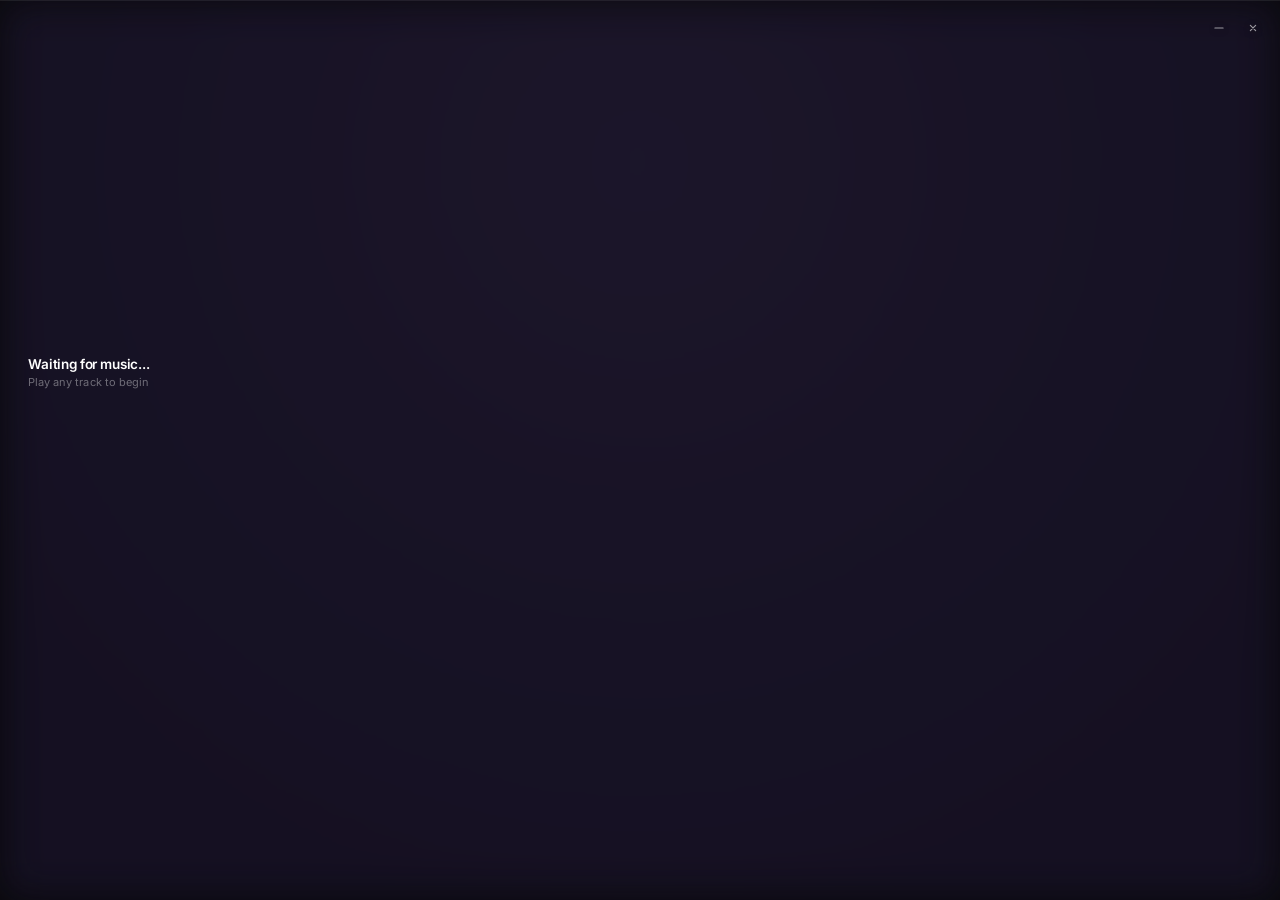
<file: ui/index.html>
<!DOCTYPE html>
<html lang="en">
<head>
  <meta charset="UTF-8">
  <meta name="viewport" content="width=device-width, initial-scale=1.0">
  <meta name="description" content="Paprika Lyrics — real-time synchronized lyrics overlay for Windows">
  <title>Paprika Lyrics</title>
  <link rel="preconnect" href="https://fonts.googleapis.com">
  <link rel="preconnect" href="https://fonts.gstatic.com" crossorigin>
  <link rel="icon" type="image/png" href="icon.png">
  <link rel="stylesheet" href="style.css">
  <link rel="stylesheet" href="customization.css">
</head>
<!-- `duration-unknown` starts on: the page has not been told a length yet, and a
     total it cannot know is not 0:00 — it is unknown. The host pushes the real
     length (or an explicit unknown) within a second of the first track. -->
<body class="duration-unknown">
  <div class="app-root">

    <div class="ambient-backdrop">
      <div class="theme-ambient-tint" id="theme-ambient-tint" aria-hidden="true"></div>
      <!-- Dynamic cover-art layers are created and cross-faded by app.js. The
           artwork IS the background; the scrim over it is a ::after, and the
           grain is the last layer. -->
      <div class="noise-overlay"></div>
    </div>

    <!-- The song-moment grade: one veil between the backdrop and the card. One
         element, one opacity, driven by --moment-strength and transitioned by its
         own base rule so entering AND leaving a moment both ease.

         There is deliberately no blend mode here. A soft-light pass tints every
         glyph on screen and costs a full-window composite on each frame of the
         beat pulse, and the room — not the type — is the thing that should take
         the song's colour. It sits at z-index 2, under the card and the lyrics. -->
    <div class="moment-veil" aria-hidden="true"></div>

    <!-- SVG Filter for Dynamic Chromatic Aberration: Clean Optical Color Split with Alpha Masking -->
    <svg style="position: absolute; width: 0; height: 0; pointer-events: none;" aria-hidden="true" focusable="false">
      <defs>
        <filter id="vfx-chroma" x="-5%" y="-5%" width="110%" height="110%" color-interpolation-filters="sRGB">
          <feOffset in="SourceGraphic" dx="0" dy="0" result="red-shifted" id="chroma-r" />
          <feOffset in="SourceGraphic" dx="0" dy="0" result="blue-shifted" id="chroma-b" />
          <feColorMatrix in="red-shifted" type="matrix"
            values="1 0 0 0 0  0 0 0 0 0  0 0 0 0 0  0 0 0 1 0" result="red-c" />
          <feColorMatrix in="SourceGraphic" type="matrix"
            values="0 0 0 0 0  0 1 0 0 0  0 0 0 0 0  0 0 0 1 0" result="green-c" />
          <feColorMatrix in="blue-shifted" type="matrix"
            values="0 0 0 0 0  0 0 0 0 0  0 0 1 0 0  0 0 0 1 0" result="blue-c" />
          <feBlend in="red-c" in2="green-c" mode="screen" result="rg-c" />
          <feBlend in="rg-c" in2="blue-c" mode="screen" result="full-c" />
          <!-- Mask strictly with the original image alpha to preserve pristine rounded corners with zero edge roughness -->
          <feComposite in="full-c" in2="SourceGraphic" operator="in" />
        </filter>

        <!-- SVG Filter for Dynamic Background Posterization (Discrete Color Quantization & Anti-Vibration Blend) -->
        <filter id="vfx-posterize" x="-50%" y="-50%" width="200%" height="200%" color-interpolation-filters="sRGB">
          <!-- Step 1: Discrete color quantization of the input artwork -->
          <feComponentTransfer id="posterize-transfer" in="SourceGraphic" result="quantized">
            <feFuncR id="posterize-r" type="identity" />
            <feFuncG id="posterize-g" type="identity" />
            <feFuncB id="posterize-b" type="identity" />
            <feFuncA id="posterize-a" type="identity" />
          </feComponentTransfer>

          <!-- Step 2: Sub-pixel gaussian anti-scintillation to eliminate edge chatter / vibration during drift -->
          <feGaussianBlur id="posterize-smooth" in="quantized" stdDeviation="0" result="smooth-quantized" />

          <!-- Step 3: Arithmetic composite cross-fading seamlessly between SourceGraphic (blurry) and posterized layers -->
          <feComposite id="posterize-composite" in="smooth-quantized" in2="SourceGraphic"
                       operator="arithmetic" k1="0" k2="0" k3="1" k4="0" />
        </filter>
      </defs>
    </svg>

    <!-- Hardware-accelerated GPU particle canvas for fluid air effects & velocity trails -->
    <canvas id="fx-canvas" class="fx-canvas" aria-hidden="true"></canvas>
    <div class="dust-field" id="dust-field" aria-hidden="true" style="display:none"></div>

    <!-- Top drag strip: hold anywhere along the top edge to move the window.
         data-drag is the whole contract: a mousedown inside a marked surface is
         handed to the operating system's own window move (see ui/app.js), unless
         it came up through a data-no-drag element on the way. -->
    <div class="top-drag-strip" data-drag aria-hidden="true"></div>

    <!-- The track card: art, then the seekable progress row with its times, then
         the title and artist. In compact it is a centred column (art on top, the
         rest stacked beneath); fullscreen turns the same markup back into a row
         with the art on the left. The card is a drag surface, so a mousedown on
         the sleeve or the title moves the window — and everything that has to
         keep its own gesture (the seek row, the transport, the on-art buttons)
         opts out individually below with data-no-drag. -->
    <div class="track-float" id="track-float" data-drag>
      <div class="float-art-wrap" id="float-art-wrap">
        <!-- The tilt stage: the sleeve and its lamp in one block, so the pointer
             tilt has a layer of its own. It has to be its own element — the beat
             animates .track-art's transform (art-beat-pulse) and the lamp's
             (art-light-beat), so a tilt written onto either would be overwritten.
             The control and transport rows are deliberately OUTSIDE it: chrome
             that leans with the sleeve reads as broken, not as depth. -->
        <div class="tilt-stage">
          <!-- The beat's lamp: the sleeve's own light, in the artwork's colour (see
               --art-accent), so a beat reads as something the art DOES rather than
               as a window-wide brightness flicker. It sits behind the image at
               z-index 0 and spreads a third of its size past the art on every side,
               which is why neither this stage nor the wrapper may clip it. -->
          <div class="art-light" aria-hidden="true"></div>
          <img id="track-art" class="track-art" alt="" draggable="false">
          <!-- The lean's gloss, on a clipping layer of its own. The stage cannot
               clip (the lamp bleeds past the sleeve), so a band rotated on it
               painted its corners outside the artwork — a bright sliver along the
               sleeve edge, most visible leaning right. This layer is the sleeve's
               own rounded rect as a clip, and the band rotates inside it. -->
          <div class="tilt-gloss" aria-hidden="true"></div>
        </div>

        <!-- Spicy-style on-art controls, revealed while hovered: layout and
             settings always, plus the window-mode pair. The windowed pair is
             fullscreen (enter) + mini player; in fullscreen it becomes the
             single exit. data-when is what syncArtControls() gates on — the
             exit button never appears while windowed, and the mini button is
             meaningless in fullscreen (a mini window inside a fullscreen one
             has nowhere to go). -->
        <div class="art-controls" id="art-controls" data-no-drag>
          <button class="art-btn" id="art-btn-layout" onclick="cycleLayout(); event.stopPropagation();"
                  title="Cycle layout: Compact / Split" aria-label="Cycle layout">
            <svg class="icon" viewBox="0 0 24 24" fill="none" stroke="currentColor" stroke-width="1.9"
                 stroke-linecap="round" stroke-linejoin="round" aria-hidden="true">
              <rect x="3.5" y="4.5" width="17" height="15" rx="2"/>
              <path d="M9.5 4.5v15"/>
            </svg>
          </button>
          <button class="art-btn" id="art-btn-settings" onclick="toggleSettings(event); event.stopPropagation();"
                  title="Settings" aria-label="Open settings">
            <svg class="icon" viewBox="0 0 24 24" fill="none" stroke="currentColor" stroke-width="1.9"
                 stroke-linecap="round" stroke-linejoin="round" aria-hidden="true">
              <circle cx="12" cy="12" r="3.2"/>
              <path d="M12 2.8v2.4M12 18.8v2.4M2.8 12h2.4M18.8 12h2.4M5.5 5.5l1.7 1.7M16.8 16.8l1.7 1.7M18.5 5.5l-1.7 1.7M7.2 16.8l-1.7 1.7"/>
            </svg>
          </button>
          <button class="art-btn" id="art-btn-fs" data-when="windowed"
                  onclick="toggleFullscreen(); event.stopPropagation();"
                  title="Fullscreen (F11)" aria-label="Enter fullscreen">
            <svg class="icon" viewBox="0 0 24 24" fill="none" stroke="currentColor" stroke-width="1.9"
                 stroke-linecap="round" stroke-linejoin="round" aria-hidden="true">
              <path d="M4 9V4h5M20 9V4h-5M4 15v5h5M20 15v5h-5"/>
            </svg>
          </button>
          <button class="art-btn" id="art-btn-pip" data-when="windowed"
                  onclick="toggleMiniMode(); event.stopPropagation();"
                  title="Mini player — lyrics only" aria-label="Open the lyrics-only mini player">
            <svg class="icon" viewBox="0 0 24 24" fill="none" stroke="currentColor" stroke-width="1.9"
                 stroke-linecap="round" stroke-linejoin="round" aria-hidden="true">
              <rect x="3.5" y="5" width="17" height="14" rx="2.5"/>
              <rect x="11.5" y="11.5" width="7" height="5.5" rx="1.4" fill="currentColor" stroke="none"/>
            </svg>
          </button>
          <button class="art-btn" id="art-btn-exit" data-when="fullscreen"
                  onclick="toggleFullscreen(); event.stopPropagation();"
                  title="Leave fullscreen (F11)" aria-label="Leave fullscreen">
            <svg class="icon" viewBox="0 0 24 24" fill="none" stroke="currentColor" stroke-width="1.9"
                 stroke-linecap="round" stroke-linejoin="round" aria-hidden="true">
              <path d="M9 4v5H4M15 4v5h5M9 20v-5H4M15 20v-5h5"/>
            </svg>
          </button>
        </div>
        <!-- On-art player: transport and seek both live on the hovered art
             itself (Spotify-style). The progress row is the player's second
             line, under the transport, because the times belong to the bar that
             drives them rather than to the text column below the sleeve. -->
        <div class="art-player" id="art-player" data-no-drag>
          <div class="transport-row art-transport">
            <button class="transport-btn" onclick="skipPrevious(); event.stopPropagation();" title="Previous track" aria-label="Previous track">
              <svg class="icon" viewBox="0 0 24 24" fill="currentColor" aria-hidden="true">
                <path d="M7 5.6c0-.66.54-1.2 1.2-1.2.66 0 1.2.54 1.2 1.2v12.8c0 .66-.54 1.2-1.2 1.2-.66 0-1.2-.54-1.2-1.2V5.6zm10.9-.74c.72-.43 1.63.09 1.63.94v12.4c0 .85-.91 1.37-1.63.94l-9.2-5.9a1.1 1.1 0 0 1 0-1.88l9.2-5.9z"/>
              </svg>
            </button>
            <button class="transport-btn transport-play" id="art-tp-play" onclick="toggleSimpMusicPlay(); event.stopPropagation();" title="Play / Pause" aria-label="Play or pause">
              <svg class="icon icon-play" viewBox="0 0 24 24" fill="currentColor" aria-hidden="true">
                <path d="M8.2 5.4c0-.86.94-1.39 1.67-.94l9.1 5.6a1.1 1.1 0 0 1 0 1.88l-9.1 5.6c-.73.45-1.67-.08-1.67-.94V5.4z"/>
              </svg>
              <svg class="icon icon-pause" viewBox="0 0 24 24" fill="currentColor" aria-hidden="true">
                <rect x="6.6" y="5.2" width="4.2" height="13.6" rx="1.5"/>
                <rect x="13.2" y="5.2" width="4.2" height="13.6" rx="1.5"/>
              </svg>
            </button>
            <button class="transport-btn" onclick="skipNext(); event.stopPropagation();" title="Next track" aria-label="Next track">
              <svg class="icon" viewBox="0 0 24 24" fill="currentColor" aria-hidden="true">
                <path d="M16.8 5.6c0-.66.54-1.2 1.2-1.2.66 0 1.2.54 1.2 1.2v12.8c0 .66-.54 1.2-1.2 1.2-.66 0-1.2-.54-1.2-1.2V5.6zM6.1 4.86c-.72-.43-1.63.09-1.63.94v12.4c0 .85.91 1.37 1.63.94l9.2-5.9a1.1 1.1 0 0 0 0-1.88l-9.2-5.9z"/>
              </svg>
            </button>
          </div>
          <!-- The card's one progress row: elapsed, the seekable bar with its
               playhead dot, duration. seekFromFraction/applySeek drive it, and
               the split panel keeps its own copy under #track-side-panel. It is
               inside data-no-drag's parent, so a mousedown here seeks instead
               of moving the window. -->
          <div class="float-progress-row art-progress" data-no-drag>
            <span class="art-time" id="art-timer-display">0:00</span>
            <div class="float-progress" id="art-progress" title="Seek">
              <div class="float-progress-fill" id="art-progress-fill"></div>
              <div class="art-thumb" id="art-thumb"></div>
            </div>
            <span class="art-time" id="art-duration-display">--:--</span>
          </div>
        </div>
      </div>
      <div class="track-text">
        <div id="title">Waiting for music...</div>
        <div id="artist">Play any track to begin</div>
      </div>
    </div>

    <!-- The header is NOT a drag surface, and data-no-drag makes that explicit:
         its window controls have to stay clickable, and a drag surface that ever
         wrapped them would swallow the click. Moving the window from the top band
         is the top-drag-strip's job instead (see style.css); the header is
         transparent and inert while windowed, so the strip behind it receives
         those clicks. -->
    <header id="app-header" data-no-drag>
      <div class="track-meta">
      </div>
      <div class="window-controls">
        <button class="btn" id="btn-minimize" onclick="window.pywebview.api.minimize()" title="Minimize" aria-label="Minimize">
          <svg class="icon" viewBox="0 0 24 24" fill="none" stroke="currentColor"
               stroke-width="2" stroke-linecap="round" aria-hidden="true">
            <path d="M5 12h14"/>
          </svg>
        </button>
        <button class="btn btn-danger" id="btn-close" onclick="window.pywebview.api.close()" title="Close" aria-label="Close">
          <svg class="icon" viewBox="0 0 24 24" fill="none" stroke="currentColor"
               stroke-width="2" stroke-linecap="round" aria-hidden="true">
            <path d="M7.5 7.5l9 9M16.5 7.5l-9 9"/>
          </svg>
        </button>
      </div>
    </header>

    <!-- Mini player chrome: the only chrome a lyrics-only window keeps, and it
         hides itself until the pointer reaches the top of the window — a mini
         player should read as pure lyrics. The drag surface stays live while the
         buttons are away, so the window can always be moved; and it is a SIBLING
         of the buttons, never their ancestor, so a mousedown on a button is not
         a mousedown inside a drag surface. -->
    <div class="mini-bar" id="mini-bar">
      <div class="mini-drag" data-drag aria-hidden="true"></div>
      <div class="mini-buttons" id="mini-buttons">
      <button class="mini-btn" onclick="toggleSettings(event); event.stopPropagation();"
              title="Settings" aria-label="Open settings">
        <svg class="icon" viewBox="0 0 24 24" fill="none" stroke="currentColor" stroke-width="1.9"
             stroke-linecap="round" stroke-linejoin="round" aria-hidden="true">
          <circle cx="12" cy="12" r="3.2"/>
          <path d="M12 2.8v2.4M12 18.8v2.4M2.8 12h2.4M18.8 12h2.4M5.5 5.5l1.7 1.7M16.8 16.8l1.7 1.7M18.5 5.5l-1.7 1.7M7.2 16.8l-1.7 1.7"/>
        </svg>
      </button>
      <button class="mini-btn" onclick="setMiniMode(false); event.stopPropagation();"
              title="Back to the full player" aria-label="Leave the mini player">
        <svg class="icon" viewBox="0 0 24 24" fill="none" stroke="currentColor" stroke-width="1.9"
             stroke-linecap="round" stroke-linejoin="round" aria-hidden="true">
          <path d="M4 9V4h5M20 9V4h-5M4 15v5h5M20 15v5h-5"/>
        </svg>
      </button>
      <button class="mini-btn mini-btn-danger" onclick="window.pywebview.api.close()"
              title="Close" aria-label="Close">
        <svg class="icon" viewBox="0 0 24 24" fill="none" stroke="currentColor" stroke-width="1.9"
             stroke-linecap="round" aria-hidden="true">
          <path d="M7.5 7.5l9 9M16.5 7.5l-9 9"/>
        </svg>
      </button>
      </div>
    </div>

    <div id="lyrics-container"></div>

    <!-- Persistent Bottom-Right Corner Attribution Badge (Section 6) -->
    <div class="hud-attribution" id="hud-attribution" data-no-drag aria-label="Lyrics Attribution" style="display: none;"></div>

    <!-- Split layout: art fixed on the left with its own transport, fullscreen only -->
    <aside class="track-side-panel" id="track-side-panel" aria-hidden="true">
      <div class="side-art-wrap">
        <!-- Same tilt stage as the compact float — see the note there. -->
        <div class="tilt-stage">
          <div class="art-light" aria-hidden="true"></div>
          <img id="side-art" class="side-art" alt="" draggable="false">
          <div class="tilt-gloss" aria-hidden="true"></div>
        </div>
        <!-- Same hover controls as the compact float, so split is fully operable.
             Split only ever renders in fullscreen, so its window-mode button is
             the exit (the mini player and fullscreen entry are windowed states). -->
        <div class="art-controls side-art-controls" data-no-drag>
          <button class="art-btn" id="side-btn-layout" onclick="cycleLayout(); event.stopPropagation();" title="Cycle layout: Compact / Split" aria-label="Cycle layout">
            <svg class="icon" viewBox="0 0 24 24" fill="none" stroke="currentColor" stroke-width="1.9"
                 stroke-linecap="round" stroke-linejoin="round" aria-hidden="true">
              <rect x="3.5" y="4.5" width="17" height="15" rx="2"/>
              <path d="M9.5 4.5v15"/>
            </svg>
          </button>
          <button class="art-btn" id="side-btn-settings" onclick="toggleSettings(event); event.stopPropagation();" title="Settings" aria-label="Open settings">
            <svg class="icon" viewBox="0 0 24 24" fill="none" stroke="currentColor" stroke-width="1.9"
                 stroke-linecap="round" stroke-linejoin="round" aria-hidden="true">
              <circle cx="12" cy="12" r="3.2"/>
              <path d="M12 2.8v2.4M12 18.8v2.4M2.8 12h2.4M18.8 12h2.4M5.5 5.5l1.7 1.7M16.8 16.8l1.7 1.7M18.5 5.5l-1.7 1.7M7.2 16.8l-1.7 1.7"/>
            </svg>
          </button>
          <button class="art-btn" id="side-btn-exit" onclick="toggleFullscreen(); event.stopPropagation();" title="Leave fullscreen (F11)" aria-label="Leave fullscreen">
            <svg class="icon" viewBox="0 0 24 24" fill="none" stroke="currentColor" stroke-width="1.9"
                 stroke-linecap="round" stroke-linejoin="round" aria-hidden="true">
              <path d="M9 4v5H4M15 4v5h5M9 20v-5H4M15 20v-5h5"/>
            </svg>
          </button>
        </div>
        <!-- On-art transport, matching the compact float's art player: the
             reference split shows prev/play/next on the art above the progress
             row, which stays under the art with title/artist beneath. -->
        <div class="art-player" data-no-drag>
          <div class="transport-row art-transport">
            <button class="transport-btn" onclick="skipPrevious(); event.stopPropagation();" title="Previous track" aria-label="Previous track">
              <svg class="icon" viewBox="0 0 24 24" fill="currentColor" aria-hidden="true">
                <path d="M7 5.6c0-.66.54-1.2 1.2-1.2.66 0 1.2.54 1.2 1.2v12.8c0 .66-.54 1.2-1.2 1.2-.66 0-1.2-.54-1.2-1.2V5.6zm10.9-.74c.72-.43 1.63.09 1.63.94v12.4c0 .85-.91 1.37-1.63.94l-9.2-5.9a1.1 1.1 0 0 1 0-1.88l9.2-5.9z"/>
              </svg>
            </button>
            <button class="transport-btn transport-play" id="side-tp-play" onclick="toggleSimpMusicPlay(); event.stopPropagation();" title="Play / Pause" aria-label="Play or pause">
              <svg class="icon icon-play" viewBox="0 0 24 24" fill="currentColor" aria-hidden="true">
                <path d="M8.2 5.4c0-.86.94-1.39 1.67-.94l9.1 5.6a1.1 1.1 0 0 1 0 1.88l-9.1 5.6c-.73.45-1.67-.08-1.67-.94V5.4z"/>
              </svg>
              <svg class="icon icon-pause" viewBox="0 0 24 24" fill="currentColor" aria-hidden="true">
                <rect x="6.6" y="5.2" width="4.2" height="13.6" rx="1.5"/>
                <rect x="13.2" y="5.2" width="4.2" height="13.6" rx="1.5"/>
              </svg>
            </button>
            <button class="transport-btn" onclick="skipNext(); event.stopPropagation();" title="Next track" aria-label="Next track">
              <svg class="icon" viewBox="0 0 24 24" fill="currentColor" aria-hidden="true">
                <path d="M16.8 5.6c0-.66.54-1.2 1.2-1.2.66 0 1.2.54 1.2 1.2v12.8c0 .66-.54 1.2-1.2 1.2-.66 0-1.2-.54-1.2-1.2V5.6zM6.1 4.86c-.72-.43-1.63.09-1.63.94v12.4c0 .85.91 1.37 1.63.94l9.2-5.9a1.1 1.1 0 0 0 0-1.88l-9.2-5.9z"/>
              </svg>
            </button>
          </div>
        </div>
      </div>
      <div class="side-transport">
        <div class="side-progress-row">
          <span class="side-time" id="side-time-now">0:00</span>
          <div class="side-progress-track"><div class="side-progress-fill" id="side-progress-fill"></div></div>
          <span class="side-time" id="side-time-total">--:--</span>
        </div>
        <div class="side-title" id="side-title"></div>
        <div class="side-artist" id="side-artist"></div>
      </div>
    </aside>

    <!-- Revamped Quick Controls Style Bar (Right Edge, Slim Vertical Bar ~46px) -->
    <aside class="app-sidebar latency-rail" id="latency-rail" aria-label="Quick Controls Sidebar" data-no-drag>
      <div class="sidebar-inner latency-rail-inner">
        <!-- Top Utility Section: Settings, Pin & Profiles Hub -->
        <div class="sidebar-group sidebar-group-top">
          <button class="sidebar-icon-btn sidebar-corner-top" id="sidebar-btn-settings" onclick="toggleSettings(event); event.stopPropagation();"
                  data-tooltip="Settings Console (Ctrl+,)" aria-label="Open settings console">
            <svg class="icon" viewBox="0 0 24 24" width="15" height="15" fill="none" stroke="currentColor" stroke-width="1.9" stroke-linecap="round" stroke-linejoin="round">
              <circle cx="12" cy="12" r="3.2"/>
              <path d="M12 2.8v2.4M12 18.8v2.4M2.8 12h2.4M18.8 12h2.4M5.5 5.5l1.7 1.7M16.8 16.8l1.7 1.7M18.5 5.5l-1.7 1.7M7.2 16.8l-1.7 1.7"/>
            </svg>
          </button>
          <button class="sidebar-icon-btn" id="sidebar-btn-pin" onclick="toggleSidebarPin(event); event.stopPropagation();"
                  data-tooltip="Pin style bar open" aria-label="Pin sidebar open">
            <svg class="icon" viewBox="0 0 24 24" width="15" height="15" fill="none" stroke="currentColor" stroke-width="1.9" stroke-linecap="round" stroke-linejoin="round">
              <line x1="12" y1="17" x2="12" y2="22"/>
              <path d="M5 17h14v-1.76a2 2 0 0 0-1.11-1.79l-1.78-.9A2 2 0 0 1 15 10.76V6h.5a1.5 1.5 0 0 0 0-3h-7a1.5 1.5 0 0 0 0 3H9v4.76a2 2 0 0 1-1.11 1.79l-1.78.9A2 2 0 0 0 5 15.24Z"/>
            </svg>
          </button>
          <button class="sidebar-icon-btn sidebar-source-indicator" id="sidebar-current-source"
                  onclick="toggleQuickProfileMenu(event); event.stopPropagation();"
                  onkeydown="if(event.key==='Enter'||event.key===' '){event.preventDefault();toggleQuickProfileMenu(event);}"
                  data-tooltip="Players & Profiles Hub" aria-label="Players and Profiles Hub">
            <span class="sidebar-source-icon" id="sidebar-source-icon">
              <svg viewBox="0 0 24 24" width="15" height="15" fill="none" stroke="currentColor" stroke-width="1.9" stroke-linecap="round" stroke-linejoin="round">
                <path d="M16 21v-2a4 4 0 0 0-4-4H6a4 4 0 0 0-4 4v2"/>
                <circle cx="9" cy="7" r="4"/>
                <path d="M22 21v-2a4 4 0 0 0-3-3.87M16 3.13a4 4 0 0 1 0 7.75"/>
              </svg>
            </span>
          </button>
        </div>

        <div class="sidebar-divider" role="separator"></div>

        <!-- Silky Tactile Latency Rail -->
        <div class="sidebar-group sidebar-group-sync expanded-sync-group">
          <!-- Advance Up Arrow Button (Replaces +50 text) -->
          <button class="sidebar-icon-btn sidebar-arrow-btn latency-rail-btn" id="latency-rail-plus"
                  onclick="nudgeLatency(50)" data-tooltip="Advance +50ms (Hold to ramp)" aria-label="Sync earlier by 50ms">
            <svg viewBox="0 0 24 24" width="14" height="14" fill="none" stroke="currentColor" stroke-width="2.6" stroke-linecap="round" stroke-linejoin="round">
              <polyline points="18 15 12 9 6 15"></polyline>
            </svg>
          </button>

          <!-- Digital Readout + RST Detent Action -->
          <div class="sidebar-sync-header">
            <span class="sidebar-sync-val" id="latency-rail-value" onclick="resetLatencyToZero(event); event.stopPropagation();" title="Click to reset sync to 0ms">+0ms</span>
            <button class="sidebar-rst-btn" id="sidebar-btn-rst" onclick="resetLatencyToZero(event); event.stopPropagation();" title="Reset sync to 0ms (Ctrl+0)" aria-label="Reset latency to zero">RST</button>
          </div>

          <!-- Silky Smooth Taller Vertical Fader (Clean, zero text collisions) -->
          <div class="sidebar-sync-slider-col" id="sidebar-sync-slider-col" data-no-drag>
            <div class="sidebar-sync-slider latency-slider" id="latency-slider"
                 role="slider" tabindex="0" aria-valuemin="-3000" aria-valuemax="3000" aria-valuenow="0" aria-valuetext="+0ms"
                 data-tooltip="Drag to adjust sync (-3000ms..+3000ms)" aria-label="Audio sync slider" data-no-drag>
              <div class="latency-slider-track"></div>
              <div class="latency-slider-fill" id="latency-slider-fill"></div>
              <div class="latency-slider-center"></div>
              <div class="latency-slider-thumb" id="latency-slider-thumb">
                <span class="latency-thumb-notch"></span>
              </div>
            </div>
          </div>

          <!-- Delay Down Arrow Button (Replaces -50 text) -->
          <button class="sidebar-icon-btn sidebar-arrow-btn latency-rail-btn" id="latency-rail-minus"
                  onclick="nudgeLatency(-50)" data-tooltip="Delay -50ms (Hold to ramp)" aria-label="Sync later by 50ms">
            <svg viewBox="0 0 24 24" width="14" height="14" fill="none" stroke="currentColor" stroke-width="2.6" stroke-linecap="round" stroke-linejoin="round">
              <polyline points="6 9 12 15 18 9"></polyline>
            </svg>
          </button>

          <!-- Latency Mode Controls: Always Vertical Stack (DEF on top, AUTO below) -->
          <div class="sidebar-latency-modes vertical-modes">
            <button class="sidebar-mode-btn" id="sidebar-btn-default-latency" onclick="cycleDefaultLatency(event); event.stopPropagation();"
                    data-tooltip="Default Latency: Fixed fallback vs per-track" aria-label="Toggle Default Latency">
              <span>DEF</span>
            </button>
            <button class="sidebar-mode-btn" id="sidebar-btn-auto-latency" onclick="cycleAutoLatency(event); event.stopPropagation();"
                    data-tooltip="Auto Latency: Learn player timing error" aria-label="Toggle Auto Latency">
              <span>AUTO</span>
            </button>
          </div>
        </div>

        <div class="sidebar-divider" role="separator"></div>

        <!-- Quick Utility Toggles: Always on Top, Layout, Fullscreen, Pronunciation -->
        <div class="sidebar-group sidebar-group-actions">
          <button class="sidebar-icon-btn" id="sb-toggle-ontop" onclick="toggleAlwaysOnTop(event); event.stopPropagation();"
                  data-tooltip="Always On Top" aria-label="Toggle always on top">
            <svg class="icon" viewBox="0 0 24 24" width="15" height="15" fill="none" stroke="currentColor" stroke-width="1.9" stroke-linecap="round" stroke-linejoin="round">
              <rect x="3.5" y="4.5" width="17" height="15" rx="2"/>
              <path d="m8.5 13 3.5-3.5 3.5 3.5M12 9.5v7"/>
            </svg>
          </button>
          <button class="sidebar-icon-btn" id="sb-toggle-layout" onclick="cycleLayout(event); event.stopPropagation();"
                  data-tooltip="Toggle Layout (Compact / Split)" aria-label="Cycle layout">
            <svg class="icon" viewBox="0 0 24 24" width="15" height="15" fill="none" stroke="currentColor" stroke-width="1.9" stroke-linecap="round" stroke-linejoin="round">
              <rect x="3.5" y="4.5" width="17" height="15" rx="2"/>
              <path d="M9.5 4.5v15"/>
            </svg>
          </button>
          <button class="sidebar-icon-btn" id="sb-toggle-fs" onclick="toggleFullscreen(event); event.stopPropagation();"
                  data-tooltip="Toggle Fullscreen (F11)" aria-label="Toggle fullscreen">
            <svg class="icon" viewBox="0 0 24 24" width="15" height="15" fill="none" stroke="currentColor" stroke-width="1.9" stroke-linecap="round" stroke-linejoin="round">
              <path d="M4 9V4h5M20 9V4h-5M4 15v5h5M20 15v5h-5"/>
            </svg>
          </button>
          <button class="sidebar-icon-btn sidebar-corner-bottom" id="sb-toggle-trans" onclick="toggleTranslations(event); event.stopPropagation();"
                  data-tooltip="Toggle Pronunciation / Romaji" aria-label="Toggle pronunciation">
            <svg class="icon" viewBox="0 0 24 24" width="15" height="15" fill="none" stroke="currentColor" stroke-width="1.9" stroke-linecap="round" stroke-linejoin="round">
              <path d="m4.5 18 4.5-9 4.5 9M6 15h6M13.5 6h7M17 6v12M14.5 12h5"/>
            </svg>
          </button>
        </div>
      </div>
    </aside>
    <div id="sidebar-floating-tooltip" class="sidebar-floating-tooltip" aria-hidden="true"></div>

    <!-- Settings: a full-window sheet rather than a dropdown. Every option gets
         a section, a real label and room to explain itself, which a 236px
         popover could never do. It is four pages under one search field, so a
         row is reached by the thing it changes or by its name. Same liquid
         glass, over a near-black wash. -->
    <section class="settings-page" id="quick-panel" role="dialog" aria-modal="true"
             aria-label="Settings" aria-hidden="true" data-no-drag>
      <div class="sp-sheet">
        <header class="sp-head">
          <div class="sp-head-info">
            <div class="sp-title">Settings Console</div>
          </div>
          <button class="sp-close" onclick="closeSettings()" title="Close (Esc)" aria-label="Close settings">
            <svg class="icon" viewBox="0 0 24 24" fill="none" stroke="currentColor"
                 stroke-width="2" stroke-linecap="round" stroke-linejoin="round" aria-hidden="true">
              <path d="M18 6L6 18M6 6l12 12"/>
            </svg>
          </button>
        </header>

        <!-- One filter over every page below it. Four pages make a row reachable
             if you know its page; this is how it is reached when the name is what
             you have, and / is the whole interaction with it. -->
        <div class="sp-search">
          <label class="sp-search-field" for="qp-search">
            <svg class="icon" viewBox="0 0 24 24" fill="none" stroke="currentColor"
                 stroke-width="2" stroke-linecap="round" aria-hidden="true">
              <circle cx="11" cy="11" r="6.5"/><path d="M16 16l4.5 4.5"/>
            </svg>
            <input id="qp-search" type="search" placeholder="Search settings"
                   aria-label="Search settings" autocomplete="off" spellcheck="false">
            <button class="sp-search-clear" id="qp-search-clear" type="button"
                    aria-label="Clear search">&#10005;</button>
          </label>
          <span class="sp-search-hint"><kbd>/</kbd></span>
        </div>

        <!-- Group-wise tabs: the same rows, on short pages, so the row you tune
             mid-song is one click away instead of one scroll away. The strip
             scrolls sideways rather than wrapping — a 320px window still has to
             keep four readable labels. -->
        <!-- Main Console Deck: Slates (80-85%) + Vertical Latency Channel (15-20%) -->
        <div class="sp-console-deck">
          <div class="sp-slates-area">
            <div class="sp-tabs" id="qp-tabs" role="tablist" aria-label="Settings sections">
          <button class="sp-tab" role="tab" id="qp-tab-window" data-tab="window"
                  aria-controls="qp-panel-window" aria-selected="true" tabindex="0">
            <svg class="sp-tab-icon" viewBox="0 0 24 24" fill="none" stroke="currentColor" stroke-width="2" stroke-linecap="round" stroke-linejoin="round" aria-hidden="true">
              <rect x="2" y="3" width="20" height="14" rx="2" ry="2"/>
              <line x1="8" y1="21" x2="16" y2="21"/>
              <line x1="12" y1="17" x2="12" y2="21"/>
            </svg>
            <span>Window</span>
          </button>
          <button class="sp-tab" role="tab" id="qp-tab-lyrics" data-tab="lyrics"
                  aria-controls="qp-panel-lyrics" aria-selected="false" tabindex="-1">
            <svg class="sp-tab-icon" viewBox="0 0 24 24" fill="none" stroke="currentColor" stroke-width="2" stroke-linecap="round" stroke-linejoin="round" aria-hidden="true">
              <path d="M9 18V5l12-2v13"/>
              <circle cx="6" cy="18" r="3"/>
              <circle cx="18" cy="16" r="3"/>
            </svg>
            <span>Lyrics</span>
          </button>
          <button class="sp-tab" role="tab" id="qp-tab-visuals" data-tab="visuals"
                  aria-controls="qp-panel-visuals" aria-selected="false" tabindex="-1">
            <svg class="sp-tab-icon" viewBox="0 0 24 24" fill="none" stroke="currentColor" stroke-width="2" stroke-linecap="round" stroke-linejoin="round" aria-hidden="true">
              <polygon points="12 2 15.09 8.26 22 9.27 17 14.14 18.18 21.02 12 17.77 5.82 21.02 7 14.14 2 9.27 8.91 8.26 12 2"/>
            </svg>
            <span>Visuals</span>
          </button>
          <button class="sp-tab" role="tab" id="qp-tab-customization" data-tab="customization"
                  aria-controls="qp-panel-customization" aria-selected="false" tabindex="-1" title="Advanced Customization">
            <svg class="sp-tab-icon" viewBox="0 0 24 24" fill="none" stroke="currentColor" stroke-width="2" stroke-linecap="round" stroke-linejoin="round" aria-hidden="true">
              <line x1="4" y1="21" x2="4" y2="14"/>
              <line x1="4" y1="10" x2="4" y2="3"/>
              <line x1="12" y1="21" x2="12" y2="12"/>
              <line x1="12" y1="8" x2="12" y2="3"/>
              <line x1="20" y1="21" x2="20" y2="16"/>
              <line x1="20" y1="12" x2="20" y2="3"/>
              <line x1="1" y1="14" x2="7" y2="14"/>
              <line x1="9" y1="8" x2="15" y2="8"/>
              <line x1="17" y1="16" x2="23" y2="16"/>
            </svg>
            <span>Customization</span>
          </button>
          <button class="sp-tab" role="tab" id="qp-tab-profiles" data-tab="profiles"
                  aria-controls="qp-panel-profiles" aria-selected="false" tabindex="-1">
            <svg class="sp-tab-icon" viewBox="0 0 24 24" fill="none" stroke="currentColor" stroke-width="2" stroke-linecap="round" stroke-linejoin="round" aria-hidden="true">
              <path d="M20 21v-2a4 4 0 0 0-4-4H8a4 4 0 0 0-4 4v2"/>
              <circle cx="12" cy="7" r="4"/>
            </svg>
            <span>Profiles</span>
          </button>
          <button class="sp-tab" role="tab" id="qp-tab-diag" data-tab="diag"
                  aria-controls="qp-panel-diag" aria-selected="false" tabindex="-1" title="Diagnostics &amp; Credits">
            <svg class="sp-tab-icon" viewBox="0 0 24 24" fill="none" stroke="currentColor" stroke-width="2" stroke-linecap="round" stroke-linejoin="round" aria-hidden="true">
              <polyline points="22 12 18 12 15 21 9 3 6 12 2 12"/>
            </svg>
            <span>Diagnostics &amp; Credits</span>
          </button>
        </div>

        <div class="sp-body" id="qp-body">
          <div class="sp-empty" id="qp-empty" hidden></div>
          <!-- Four pages, grouped by the thing each row changes rather than by how
               often it is touched: the window's own behaviour is what you tune
               while looking at the overlay, the two lyric pages are read while
               listening, motion is how it moves, and the resolve report is the
               set-once work last, still collapsed. The groups themselves are the
               same rows they always were; only the page changed. -->
          <div class="sp-panel" id="qp-panel-window" role="tabpanel" aria-labelledby="qp-tab-window">
            <section class="sp-group">
              <h2 class="sp-group-title">Window</h2>
              <button class="qp-row qp-action" id="qp-opacity" onclick="cycleWindowOpacity()">
                <span class="qp-label">Window opacity</span>
                <span class="qp-state" id="qp-opacity-state">Off</span>
              </button>
              <button class="qp-row qp-action" id="qp-hover-fade" onclick="cycleHoverFade()">
                <span class="qp-label">Fade while hovered</span>
                <span class="qp-state" id="qp-hover-fade-state">Off</span>
              </button>
              <button class="qp-row qp-action" id="qp-layout" onclick="cycleLayout()">
                <span class="qp-label">Layout</span>
                <span class="qp-state" id="qp-layout-state">Compact</span>
              </button>
              <button class="qp-row qp-action" id="qp-fullscreen" onclick="toggleFullscreen()">
                <span class="qp-label">Fullscreen</span>
                <span class="qp-state" id="qp-fs-state">Off</span>
              </button>
              <button class="qp-row qp-action" id="qp-ontop" onclick="toggleAlwaysOnTop()">
                <span class="qp-label">Always on top</span>
                <span class="qp-state" id="qp-ontop-state">Off</span>
              </button>
              <button class="qp-row qp-action" id="qp-clickthrough" onclick="toggleClickThrough()">
                <span class="qp-label">Click-through</span>
                <span class="qp-state">Off</span>
              </button>
              <button class="qp-row qp-action" id="qp-card-position" onclick="cycleCardPosition()">
                <span class="qp-label">Card position</span>
                <span class="qp-state" id="qp-card-position-state">Left</span>
              </button>
              <p class="sp-hint">Opacity applies whenever the overlay is windowed — the hover
                dip goes a little further while the pointer is over it, and <kbd
                style="font-family:inherit;opacity:.6">Ctrl</kbd> holds it at your level. Fullscreen
                always stays solid. With click-through on, <kbd
                style="font-family:inherit;opacity:.6">Ctrl+Shift+M</kbd> hands the mouse back for a
                few seconds so the window can still be moved.</p>
            </section>

            <section class="sp-group" id="qp-group-ui-visibility" data-group-name="Interface Elements">
              <h2 class="sp-group-title">Interface Elements</h2>
              <button class="qp-row qp-action" id="qp-toggle-corner-attr" onclick="toggleCornerAttribution()">
                <span class="qp-label">Corner attribution</span>
                <span class="qp-state" id="qp-corner-attr-state">On</span>
              </button>
              <button class="qp-row qp-action" id="qp-toggle-track-card" onclick="toggleTrackCardVisibility()">
                <span class="qp-label">Floating track card</span>
                <span class="qp-state" id="qp-track-card-state">On</span>
              </button>
              <button class="qp-row qp-action" id="qp-toggle-quick-controls" onclick="toggleQuickControlsVisibility()">
                <span class="qp-label">Quick controls bar</span>
                <span class="qp-state" id="qp-quick-controls-state">On</span>
              </button>
              <button class="qp-row qp-action" id="qp-toggle-countdown-chip" onclick="toggleCountdownChipVisibility()">
                <span class="qp-label">Instrumental countdown chip</span>
                <span class="qp-state" id="qp-countdown-chip-state">On</span>
              </button>
              <p class="sp-hint">Advanced display controls for a clean or distraction-free view. Disabling corner attribution only hides the bottom-right floating badge; full songwriter and source credits at the bottom of the lyrics scroll remain permanently visible.</p>
            </section>
          </div>

          <div class="sp-panel" id="qp-panel-lyrics" role="tabpanel"
               aria-labelledby="qp-tab-lyrics" hidden>
            <section class="sp-group">
              <h2 class="sp-group-title">Sync</h2>
              <div class="qp-row qp-static">
                <span class="qp-label">Latency</span>
                <div class="qp-stepper">
                  <button class="qp-btn" onclick="nudgeLatency(-50)" title="Later by 50ms" aria-label="Sync later by 50 milliseconds">
                    <svg class="icon" viewBox="0 0 24 24" fill="none" stroke="currentColor"
                         stroke-width="2" stroke-linecap="round" aria-hidden="true">
                      <path d="M7 12h10"/>
                    </svg>
                  </button>
                  <span class="qp-value" id="qp-latency">+600ms</span>
                  <button class="qp-btn" onclick="nudgeLatency(50)" title="Earlier by 50ms" aria-label="Sync earlier by 50 milliseconds">
                    <svg class="icon" viewBox="0 0 24 24" fill="none" stroke="currentColor"
                         stroke-width="2" stroke-linecap="round" aria-hidden="true">
                      <path d="M12 7v10M7 12h10"/>
                    </svg>
                  </button>
                </div>
              </div>
              <p class="sp-hint">Lyric timing against playback — a larger offset shows lyrics
                earlier. Also on <kbd style="font-family:inherit;opacity:.6">Ctrl+[</kbd> later /
                <kbd style="font-family:inherit;opacity:.6">Ctrl+]</kbd> earlier, saved per track.
                Auto latency instead opens the song where the audio should be by now —
                fetch time plus the beat it takes Windows to notice the track — then
                learns this player's error from your Ctrl+[/] nudges, for
                players that never report their position (the resolve report says &ldquo;no timeline
                from player&rdquo;).</p>
              <button class="qp-row qp-action" id="qp-default-latency" onclick="cycleDefaultLatency()"
                      title="Starting offset for fresh tracks; saved per-track nudges always win">
                <span class="qp-label">Default latency</span>
                <span class="qp-state" id="qp-default-latency-state">On</span>
              </button>
              <button class="qp-row qp-action" id="qp-auto-latency" onclick="cycleAutoLatency()"
                      title="Only applies to players that publish no timeline, and never overrides an offset you set for a track">
                <span class="qp-label">Auto latency</span>
                <span class="qp-state" id="qp-auto-latency-state">Off</span>
              </button>
            </section>

            <section class="sp-group">
              <h2 class="sp-group-title">Lyrics</h2>
              <button class="qp-row qp-action" id="qp-trans" onclick="toggleTranslations()">
                <span class="qp-label">Translations</span>
                <span class="qp-state">On</span>
              </button>
              <button class="qp-row qp-action" id="qp-linesync" onclick="cycleLineSync()">
                <span class="qp-label">Line-by-line</span>
                <span class="qp-state" id="qp-linesync-state">Auto</span>
              </button>
              <button class="qp-row qp-action" id="qp-align" onclick="cycleLyricAlign()">
                <span class="qp-label">Alignment</span>
                <span class="qp-state" id="qp-align-state">Left</span>
              </button>
              <div class="sp-slider-card" id="qp-typescale-card">
                <div class="sp-slider-header">
                  <span class="sp-slider-title">Typographic scale</span>
                  <span class="sp-slider-badge" id="badge-typescale">30px</span>
                </div>
                <input type="range" class="sp-range-slider" id="slider-typescale" min="18" max="60" step="1" value="30"
                       oninput="onTypeScaleInput(this.value)" aria-label="Lyric Typographic Scale">
                <div class="sp-slider-labels">
                  <span>18px</span>
                  <span>30px</span>
                  <span>60px</span>
                </div>
              </div>
            </section>

            <section class="sp-group">
              <h2 class="sp-group-title">Fonts</h2>
              <button class="qp-row qp-action" id="qp-ui-font" onclick="cycleUiFont()">
                <span class="qp-label">Interface</span>
                <span class="qp-state" id="qp-ui-font-state">Inter</span>
              </button>
              <button class="qp-row qp-action" id="qp-font" onclick="cycleFont()">
                <span class="qp-label">Lyrics</span>
                <span class="qp-state" id="qp-font-state">System</span>
              </button>
              <!-- The faces themselves, managed as a list: every face the overlay
                   can draw in, the ones in use marked, one click to give a face a
                   job, and an import removed from its own row rather than by
                   cycling onto it first. Rendered by renderFontPanel() from the
                   font folder the host owns (core/font_library.py). -->
              <div class="font-bar">
                <button class="font-act" id="qp-font-add" onclick="importFonts()">Add font…</button>
                <button class="font-act" id="qp-font-open" onclick="revealFonts()">Open folder</button>
              </div>
              <div class="font-status" id="qp-font-status" role="status" aria-live="polite"></div>
              <div class="font-list" id="qp-font-list"></div>
              <p class="sp-hint">Choose typography for lyrics and interface. Supports .ttf, .otf, and .woff2.</p>
            </section>

            <!-- Spicy Lyrics API Secret Key -->
            <section class="sp-group">
              <h2 class="sp-group-title">Spicy Lyrics API</h2>
              <div class="spicy-key-card" id="spicy-key-card">
                <div class="spicy-key-head">
                  <div class="spicy-badge" id="spicy-key-badge">Not configured</div>
                  <div class="spicy-key-status" id="spicy-key-status">Using LRCLIB line fallback</div>
                </div>
                <div class="spicy-input-wrap">
                  <input type="password" id="spicy-key-input" class="spicy-input"
                         placeholder="Paste secret key: sl_sk_…"
                         aria-label="Spicy Lyrics API secret key"
                         autocomplete="off" spellcheck="false">
                  <button type="button" class="spicy-btn spicy-eye" id="spicy-key-toggle" title="Show / hide secret key" aria-label="Show or hide secret key">
                    <svg class="icon" viewBox="0 0 24 24" fill="none" stroke="currentColor" stroke-width="1.9" stroke-linecap="round" stroke-linejoin="round" aria-hidden="true">
                      <path d="M1 12s4-8 11-8 11 8 11 8-4 8-11 8-11-8-11-8z"/>
                      <circle cx="12" cy="12" r="3"/>
                    </svg>
                  </button>
                  <button type="button" class="spicy-btn spicy-btn-save" id="spicy-key-save" title="Save secret key">Save</button>
                  <button type="button" class="spicy-btn spicy-btn-clear" id="spicy-key-clear" title="Clear key">Clear</button>
                </div>
                <div class="spicy-key-feedback" id="spicy-key-feedback" role="status" aria-live="polite"></div>
                <div class="spicy-key-hint">
                  Unlocks studio-quality syllable (word-by-word) synced lyrics. Get a free key at
                  <a href="https://developers.spicylyrics.org" target="_blank" rel="noopener noreferrer" onclick="openExternalUrl(this.href); return false;">developers.spicylyrics.org</a>.
                </div>
              </div>
            </section>


            <!-- Local TTML library. The panel is rendered entirely from the
                 snapshot the Python library returns (ui/app.js renderTtmlPanel):
                 file list, per-file state and the current track's binding all come
                 from one source of truth, so what is shown here is exactly what
                 the lyric pipeline will use. -->
            <section class="sp-group">
              <h2 class="sp-group-title">Local lyrics</h2>
              <div class="ttml-bar">
                <button class="ttml-act" id="qp-ttml-import" onclick="importTtml()">Import files…</button>
                <button class="ttml-act" id="qp-ttml-rescan" onclick="rescanTtml()">Rescan</button>
                <button class="ttml-act" id="qp-ttml-reveal" onclick="revealTtml()">Open folder</button>
              </div>
              <div class="ttml-status" id="qp-ttml-status" role="status" aria-live="polite"></div>
              <div class="ttml-current" id="qp-ttml-current"></div>
              <div class="ttml-list" id="qp-ttml-list"></div>
              <p class="sp-hint">Import Apple Music <code>.ttml</code> files for syllable-synced offline lyrics.</p>
            </section>
          </div>

          <div class="sp-panel" id="qp-panel-visuals" role="tabpanel"
               aria-labelledby="qp-tab-visuals" hidden>
            <section class="sp-group">
              <h2 class="sp-group-title">Motion</h2>
              <button class="qp-row qp-action" id="qp-motion" onclick="toggleMotion()">
                <span class="qp-label">Motion</span>
                <span class="qp-state">Full</span>
              </button>
              <button class="qp-row qp-action" id="qp-motion-style" onclick="cycleMotionStyle()">
                <span class="qp-label">Motion style</span>
                <span class="qp-state" id="qp-motion-style-state">Auto</span>
              </button>

              <!-- Advanced Continuous Visual Effects Sliders -->
              <!-- Beat Sync Intensity Slider Card with Expandable Sub-Options -->
              <div class="sp-slider-card">
                <div class="sp-slider-header">
                  <span class="sp-slider-title">Beat Sync Intensity</span>
                  <span class="sp-slider-badge" id="badge-beat">45%</span>
                </div>
                <input type="range" class="sp-range-slider" id="slider-beat" min="0" max="100" step="1" value="45" oninput="onVisualSliderInput('beat', this.value)" onchange="onVisualSliderChange('beat', this.value)" aria-label="Beat Sync Intensity">
                <div class="sp-slider-labels">
                  <span>Off</span>
                  <span>Balanced</span>
                  <span>100%</span>
                </div>
                <!-- Expandable Sub-Options Trigger for Beat Sync -->
                <button type="button" class="sp-expand-btn" onclick="toggleSubSection('beat-sub')" id="btn-expand-beat" aria-expanded="false" aria-controls="beat-sub">
                  <span class="sp-expand-title">Beat sub-options</span>
                  <svg class="sp-chevron-icon" viewBox="0 0 24 24" width="13" height="13" fill="none" stroke="currentColor" stroke-width="2.4" stroke-linecap="round" stroke-linejoin="round">
                    <polyline points="6 9 12 15 18 9"></polyline>
                  </svg>
                </button>
                <div class="sp-sub-section" id="beat-sub" hidden>
                  <div class="sp-slider-card sp-sub-card">
                    <div class="sp-slider-header">
                      <span class="sp-slider-title">Chromatic Aberration</span>
                      <span class="sp-slider-badge" id="badge-chroma">30%</span>
                    </div>
                    <input type="range" class="sp-range-slider" id="slider-chroma" min="0" max="100" step="1" value="30" oninput="onVisualSliderInput('chroma', this.value)" onchange="onVisualSliderChange('chroma', this.value)" aria-label="Chromatic Aberration Intensity">
                    <div class="sp-slider-labels">
                      <span>Off</span>
                      <span>Subtle</span>
                      <span>100%</span>
                    </div>
                  </div>
                </div>
              </div>

              <div class="sp-slider-card">
                <div class="sp-slider-header">
                  <span class="sp-slider-title">Artwork Animations & Glow</span>
                  <span class="sp-slider-badge" id="badge-art">40%</span>
                </div>
                <input type="range" class="sp-range-slider" id="slider-art" min="0" max="100" step="1" value="40" oninput="onVisualSliderInput('art', this.value)" onchange="onVisualSliderChange('art', this.value)" aria-label="Artwork Animations and Lamp Glow">
                <div class="sp-slider-labels">
                  <span>Off</span>
                  <span>Gentle</span>
                  <span>100%</span>
                </div>
              </div>

              <!-- Room Air Particles Card with Expandable Sub-Options -->
              <div class="sp-slider-card">
                <div class="sp-slider-header">
                  <span class="sp-slider-title">Room Air Particles</span>
                  <span class="sp-slider-badge" id="badge-particles">28 motes</span>
                </div>
                <input type="range" class="sp-range-slider" id="slider-particles" min="0" max="80" step="1" value="28" oninput="onVisualSliderInput('particles', this.value)" onchange="onVisualSliderChange('particles', this.value)" aria-label="Room Air Particles Count">
                <div class="sp-slider-labels">
                  <span>0</span>
                  <span>28 motes</span>
                  <span>80</span>
                </div>
                <!-- Expandable Sub-Options Trigger for Room Air -->
                <button type="button" class="sp-expand-btn" onclick="toggleSubSection('air-sub')" id="btn-expand-air" aria-expanded="false" aria-controls="air-sub">
                  <span class="sp-expand-title">Air details & variation</span>
                  <svg class="sp-chevron-icon" viewBox="0 0 24 24" width="13" height="13" fill="none" stroke="currentColor" stroke-width="2.4" stroke-linecap="round" stroke-linejoin="round">
                    <polyline points="6 9 12 15 18 9"></polyline>
                  </svg>
                </button>
                <div class="sp-sub-section" id="air-sub" hidden>
                  <div class="sp-slider-card sp-sub-card">
                    <div class="sp-slider-header">
                      <span class="sp-slider-title">Particle Opacity</span>
                      <span class="sp-slider-badge" id="badge-particle-opacity">80%</span>
                    </div>
                    <input type="range" class="sp-range-slider" id="slider-particle-opacity" min="10" max="100" step="5" value="80" oninput="onVisualSliderInput('particle-opacity', this.value)" onchange="onVisualSliderChange('particle-opacity', this.value)" aria-label="Particle Opacity">
                    <div class="sp-slider-labels">
                      <span>Faint (10%)</span>
                      <span>80%</span>
                      <span>Vivid (100%)</span>
                    </div>
                  </div>

                  <div class="sp-slider-card sp-sub-card">
                    <div class="sp-slider-header">
                      <span class="sp-slider-title">Size Variation</span>
                      <span class="sp-slider-badge" id="badge-particle-size">70%</span>
                    </div>
                    <input type="range" class="sp-range-slider" id="slider-particle-size" min="0" max="100" step="5" value="70" oninput="onVisualSliderInput('particle-size', this.value)" onchange="onVisualSliderChange('particle-size', this.value)" aria-label="Size Variation">
                    <div class="sp-slider-labels">
                      <span>Uniform</span>
                      <span>Dynamic</span>
                      <span>Wide</span>
                    </div>
                  </div>
                </div>
              </div>

              <div class="sp-slider-card">
                <div class="sp-slider-header">
                  <span class="sp-slider-title">Big Moments</span>
                  <span class="sp-slider-badge" id="badge-moments">35%</span>
                </div>
                <input type="range" class="sp-range-slider" id="slider-moments" min="0" max="100" step="1" value="35" oninput="onVisualSliderInput('moments', this.value)" onchange="onVisualSliderChange('moments', this.value)" aria-label="Big Moments Intensity">
                <div class="sp-slider-labels">
                  <span>Off</span>
                  <span>Smooth</span>
                  <span>100%</span>
                </div>
              </div>

              <div class="sp-slider-card">
                <div class="sp-slider-header">
                  <span class="sp-slider-title">Cover 3D Tilt</span>
                  <span class="sp-slider-badge" id="badge-tilt">50%</span>
                </div>
                <input type="range" class="sp-range-slider" id="slider-tilt" min="0" max="100" step="1" value="50" oninput="onVisualSliderInput('tilt', this.value)" onchange="onVisualSliderChange('tilt', this.value)" aria-label="Cover 3D Tilt Intensity">
                <div class="sp-slider-labels">
                  <span>Off</span>
                  <span>Natural</span>
                  <span>100%</span>
                </div>
              </div>

              <!-- Retain legacy action buttons hidden for backward compatibility -->
              <div style="display:none" aria-hidden="true">
                <button class="qp-row qp-action" id="qp-beat" onclick="cycleBeatMode()">
                  <span class="qp-label">Beat sync</span>
                  <span class="qp-state" id="qp-beat-state">Subtle</span>
                </button>
                <button class="qp-row qp-action" id="qp-moments" onclick="cycleMoments()">
                  <span class="qp-label">Big moments</span>
                  <span class="qp-state" id="qp-moments-state">Subtle</span>
                </button>
                <button class="qp-row qp-action" id="qp-ambient" onclick="cycleAmbient()">
                  <span class="qp-label">Room air</span>
                  <span class="qp-state" id="qp-ambient-state">Subtle</span>
                </button>
                <button class="qp-row qp-action" id="qp-tilt" onclick="cycleTilt()">
                  <span class="qp-label">Cover tilt</span>
                  <span class="qp-state" id="qp-tilt-state">Subtle</span>
                </button>
              </div>
              <p class="sp-hint">Fine-tune ambient atmosphere, audio-reactive pulses, and particle intensity.</p>
            </section>

            <!-- Background & Posterize Controls -->
            <section class="sp-group" id="qp-group-background" data-group-name="Background">
              <h2 class="sp-group-title">Background</h2>
              <button class="qp-row qp-action" id="qp-bg-posterize-style" onclick="cyclePosterizeMode()">
                <span class="qp-label">Posterize style</span>
                <span class="qp-state" id="qp-bg-posterize-state">Off</span>
              </button>

              <!-- Background Blur Slider Card -->
              <div class="sp-slider-card" id="qp-bg-blur-card">
                <div class="sp-slider-header">
                  <span class="sp-slider-title">Background Blur</span>
                  <span class="sp-slider-badge" id="badge-bg-blur">14px</span>
                </div>
                <input type="range" class="sp-range-slider" id="slider-bg-blur" min="0" max="60" step="1" value="14"
                       oninput="onVisualSliderInput('bg-blur', this.value)" onchange="onVisualSliderChange('bg-blur', this.value)" aria-label="Background Blur Radius">
                <div class="sp-slider-labels">
                  <span>Crisp (0px)</span>
                  <span>Reduced (14px)</span>
                  <span>Soft (60px)</span>
                </div>
              </div>

              <!-- Posterize Effect Slider Card with Expandable Sub-Options -->
              <div class="sp-slider-card" id="qp-bg-posterize-card">
                <div class="sp-slider-header">
                  <span class="sp-slider-title">Posterize Effect</span>
                  <span class="sp-slider-badge" id="badge-bg-posterize">Off</span>
                </div>
                <input type="range" class="sp-range-slider" id="slider-bg-posterize" min="0" max="100" step="1" value="0"
                       oninput="onVisualSliderInput('bg-posterize', this.value)" onchange="onVisualSliderChange('bg-posterize', this.value)" aria-label="Posterize Effect Intensity">
                <div class="sp-slider-labels">
                  <span>Blurry (0%)</span>
                  <span>Silkscreen</span>
                  <span>Graphic (100%)</span>
                </div>
                <!-- Expandable Sub-Options Trigger for Posterize & Backdrop Tuning -->
                <button type="button" class="sp-expand-btn" onclick="toggleSubSection('bg-sub')" id="btn-expand-bg" aria-expanded="false" aria-controls="bg-sub">
                  <span class="sp-expand-title">Tonal steps & contrast</span>
                  <svg class="sp-chevron-icon" viewBox="0 0 24 24" width="13" height="13" fill="none" stroke="currentColor" stroke-width="2.4" stroke-linecap="round" stroke-linejoin="round">
                    <polyline points="6 9 12 15 18 9"></polyline>
                  </svg>
                </button>
                <div class="sp-sub-section" id="bg-sub" hidden>
                  <div class="sp-slider-card sp-sub-card">
                    <div class="sp-slider-header">
                      <span class="sp-slider-title">Tonal Contrast</span>
                      <span class="sp-slider-badge" id="badge-bg-contrast">128%</span>
                    </div>
                    <input type="range" class="sp-range-slider" id="slider-bg-contrast" min="80" max="200" step="5" value="128"
                           oninput="onVisualSliderInput('bg-contrast', this.value)" onchange="onVisualSliderChange('bg-contrast', this.value)" aria-label="Background Tonal Contrast">
                    <div class="sp-slider-labels">
                      <span>Mellow (80%)</span>
                      <span>Balanced</span>
                      <span>Punchy (200%)</span>
                    </div>
                  </div>
                  <div class="sp-slider-card sp-sub-card">
                    <div class="sp-slider-header">
                      <span class="sp-slider-title">Backdrop Dimming</span>
                      <span class="sp-slider-badge" id="badge-bg-dim">74%</span>
                    </div>
                    <input type="range" class="sp-range-slider" id="slider-bg-dim" min="20" max="100" step="2" value="74"
                           oninput="onVisualSliderInput('bg-dim', this.value)" onchange="onVisualSliderChange('bg-dim', this.value)" aria-label="Backdrop Brightness / Dimming">
                    <div class="sp-slider-labels">
                      <span>Dark (20%)</span>
                      <span>Legible</span>
                      <span>Vivid (100%)</span>
                    </div>
                  </div>
                  <!-- Edge Vibration / Sub-pixel Motion Jitter Toggle -->
                  <button class="qp-row qp-action" id="qp-bg-jitter" onclick="toggleBgJitter()" title="Raw discrete pixel quantization chatter during motion">
                    <span class="qp-label">Edge vibration</span>
                    <span class="qp-state" id="qp-bg-jitter-state">Off</span>
                  </button>
                </div>
              </div>
              <p class="sp-hint">Transition smoothly between soft ambient blur and stylized silkscreen posterization.</p>
            </section>
          </div>

          <!-- Advanced Customization Page (Pre-Alpha / Experimental) -->
          <div class="sp-panel" id="qp-panel-customization" role="tabpanel"
               aria-labelledby="qp-tab-customization" hidden>
            <div class="sp-disclaimer-card" style="margin-bottom: 14px; border-left: 3px solid #f59e0b; background: rgba(245, 158, 11, 0.08); padding: 10px 14px; border-radius: 6px; font-size: 11.5px; line-height: 1.5; color: #fbbf24;">
              ⚠️ <strong>Pre-Alpha Preview / Experimental:</strong> The advanced customization and preset engine is in active development and not finalized for production. Schemas and settings are subject to change.
            </div>
            <!-- Group 1: Presets & Themes Hub -->
            <section class="sp-group">
              <div class="sp-group-head">
                <h2 class="sp-group-title">Presets &amp; Themes Hub</h2>
                <div class="sp-group-actions">
                  <button type="button" class="sp-action-btn" onclick="openSavePresetDialog()" title="Save current settings as a custom preset">+ Save Preset</button>
                  <button type="button" class="sp-action-btn sp-action-danger" id="cust-btn-delete-preset" onclick="deleteCurrentPreset()" title="Delete active custom preset">Delete</button>
                  <button type="button" class="sp-action-btn" onclick="resetCustomizationToDefault()" title="Reset all customization parameters to default">Reset Defaults</button>
                </div>
              </div>

              <!-- Preset Selection Row -->
              <div class="cust-preset-bar">
                <div class="cust-select-wrap">
                  <label for="cust-preset-select" class="cust-field-label">Active Preset</label>
                  <div class="cust-select-row">
                    <select class="cust-select" id="cust-preset-select" onchange="onCustomizationPresetChange(this.value)" aria-label="Customization Preset">
                      <option value="default">Default</option>
                      <option value="minimalist">Minimalist</option>
                      <option value="cyberpunk">Cyberpunk</option>
                      <option value="ambient_neon">Ambient Neon</option>
                      <option value="kinetic_karaoke">Kinetic Karaoke</option>
                      <option value="studio_oled">Studio OLED</option>
                      <option value="apple_classical">Apple Classical</option>
                      <option value="retro_arcade">Retro Arcade</option>
                    </select>
                    <span class="cust-preset-badge" id="cust-preset-active-badge">Active</span>
                  </div>
                </div>

                <!-- Export / Import Action Row -->
                <div class="cust-io-actions">
                  <button type="button" class="sp-action-btn" onclick="exportCustomizationPreset()" title="Export current preset as JSON">Export JSON</button>
                  <button type="button" class="sp-action-btn" onclick="document.getElementById('cust-preset-file-input').click()" title="Import preset from JSON">Import JSON</button>
                  <input type="file" id="cust-preset-file-input" accept=".json,application/json" onchange="importCustomizationPresetFile(event)" hidden>
                </div>
              </div>

              <!-- Inline Save Preset Form (Hidden by default) -->
              <div class="cust-inline-save-row" id="cust-inline-save-row" hidden>
                <input type="text" id="cust-input-new-preset" class="qp-inline-input" placeholder="Preset name..." maxlength="32" onkeydown="onCustomPresetKeyDown(event)">
                <button type="button" class="qp-inline-submit-btn" onclick="submitSavePreset()">Save</button>
                <button type="button" class="sp-action-btn" onclick="cancelSavePreset()">Cancel</button>
              </div>

              <p class="sp-hint">Presets apply curated aesthetic themes across typography, shaders, dynamics, and responsiveness. Custom presets are persisted and can be exported as JSON files.</p>
            </section>

            <!-- Group 2: Dynamic Typography & Lyrics -->
            <section class="sp-group">
              <h2 class="sp-group-title">Dynamic Typography &amp; Lyrics</h2>

              <!-- Active Line Scale Slider -->
              <div class="sp-slider-card">
                <div class="sp-slider-header">
                  <span class="sp-slider-title">Active Line Scale</span>
                  <span class="sp-slider-badge" id="badge-cust-active-scale">1.08x</span>
                </div>
                <input type="range" class="sp-range-slider" id="slider-cust-active-scale" min="1.0" max="1.5" step="0.01" value="1.08"
                       oninput="onCustomizationSliderInput('lyrics.active_scale', this.value, 'badge-cust-active-scale', 'x', null)"
                       aria-label="Active Line Scale">
                <div class="sp-slider-labels">
                  <span>1.0x (Standard)</span>
                  <span>1.25x</span>
                  <span>1.5x (Bold)</span>
                </div>
              </div>

              <!-- Active Glow Slider & Color -->
              <div class="sp-slider-card">
                <div class="sp-slider-header">
                  <span class="sp-slider-title">Active Singing Bloom Glow</span>
                  <div class="cust-glow-ctrls">
                    <input type="color" id="cust-active-glow-color" class="cust-color-picker" value="#ffffff" title="Bloom glow color"
                           onchange="onCustomizationColorChange('lyrics.active_glow_color', this.value)">
                    <span class="sp-slider-badge" id="badge-cust-active-glow">10px</span>
                  </div>
                </div>
                <input type="range" class="sp-range-slider" id="slider-cust-active-glow" min="0" max="40" step="1" value="10"
                       oninput="onCustomizationSliderInput('lyrics.active_glow', this.value, 'badge-cust-active-glow', 'px', null)"
                       aria-label="Active Bloom Glow Radius">
                <div class="sp-slider-labels">
                  <span>Off (0px)</span>
                  <span>15px</span>
                  <span>40px (Neon)</span>
                </div>
              </div>

              <!-- Letter Spacing Tracking Slider -->
              <div class="sp-slider-card">
                <div class="sp-slider-header">
                  <span class="sp-slider-title">Letter Spacing (Tracking)</span>
                  <span class="sp-slider-badge" id="badge-cust-letter-spacing">0.0px</span>
                </div>
                <input type="range" class="sp-range-slider" id="slider-cust-letter-spacing" min="-2.0" max="10.0" step="0.2" value="0.0"
                       oninput="onCustomizationSliderInput('lyrics.letter_spacing', this.value, 'badge-cust-letter-spacing', 'px', (v) => parseFloat(v).toFixed(1) + 'px')"
                       aria-label="Lyrics Letter Spacing">
                <div class="sp-slider-labels">
                  <span>Tight (-2px)</span>
                  <span>Normal (0px)</span>
                  <span>Spaced (+10px)</span>
                </div>
              </div>

              <!-- Font Weight Slider -->
              <div class="sp-slider-card">
                <div class="sp-slider-header">
                  <span class="sp-slider-title">Font Weight</span>
                  <span class="sp-slider-badge" id="badge-cust-font-weight">700</span>
                </div>
                <input type="range" class="sp-range-slider" id="slider-cust-font-weight" min="300" max="900" step="100" value="700"
                       oninput="onCustomizationSliderInput('lyrics.font_weight', this.value, 'badge-cust-font-weight', '', null)"
                       aria-label="Lyrics Font Weight">
                <div class="sp-slider-labels">
                  <span>300 (Light)</span>
                  <span>500 (Medium)</span>
                  <span>700 (Bold)</span>
                  <span>900 (Heavy)</span>
                </div>
              </div>

              <!-- Secondary Lyrics Opacity Slider -->
              <div class="sp-slider-card">
                <div class="sp-slider-header">
                  <span class="sp-slider-title">Secondary &amp; Backing Vocals Opacity</span>
                  <span class="sp-slider-badge" id="badge-cust-secondary-opacity">50%</span>
                </div>
                <input type="range" class="sp-range-slider" id="slider-cust-secondary-opacity" min="0.1" max="1.0" step="0.05" value="0.5"
                       oninput="onCustomizationSliderInput('lyrics.secondary_opacity', this.value, 'badge-cust-secondary-opacity', '', (v) => Math.round(parseFloat(v) * 100) + '%')"
                       aria-label="Secondary Lyrics Opacity">
                <div class="sp-slider-labels">
                  <span>10% (Faint)</span>
                  <span>50%</span>
                  <span>100% (Solid)</span>
                </div>
              </div>

              <!-- Secondary Lyrics Size Slider -->
              <div class="sp-slider-card">
                <div class="sp-slider-header">
                  <span class="sp-slider-title">Secondary &amp; Backing Vocals Size</span>
                  <span class="sp-slider-badge" id="badge-cust-secondary-scale">75%</span>
                </div>
                <input type="range" class="sp-range-slider" id="slider-cust-secondary-scale" min="40" max="100" step="2" value="75"
                       oninput="onCustomizationSliderInput('lyrics.secondary_scale', (this.value / 100), 'badge-cust-secondary-scale', '', (v) => Math.round(parseFloat(v) * 100) + '%')"
                       aria-label="Secondary Lyrics Size Multiplier">
                <div class="sp-slider-labels">
                  <span>40% (Compact)</span>
                  <span>75% (Standard)</span>
                  <span>100% (Full)</span>
                </div>
              </div>

              <!-- Ad-lib & Harmony Size Slider -->
              <div class="sp-slider-card">
                <div class="sp-slider-header">
                  <span class="sp-slider-title">Ad-lib &amp; Harmony Size</span>
                  <span class="sp-slider-badge" id="badge-cust-adlib-scale">70%</span>
                </div>
                <input type="range" class="sp-range-slider" id="slider-cust-adlib-scale" min="40" max="100" step="2" value="70"
                       oninput="onCustomizationSliderInput('lyrics.adlib_scale', (this.value / 100), 'badge-cust-adlib-scale', '', (v) => Math.round(parseFloat(v) * 100) + '%')"
                       aria-label="Ad-lib Size Multiplier">
                <div class="sp-slider-labels">
                  <span>40% (Subtle)</span>
                  <span>70% (Standard)</span>
                  <span>100% (Full)</span>
                </div>
              </div>

              <!-- Ad-lib Font Style Row -->
              <div class="qp-row qp-static">
                <span class="qp-label">Ad-lib &amp; Harmony Style</span>
                <select class="cust-select cust-select-sm" id="cust-adlib-style" onchange="onCustomizationSelectChange('lyrics.adlib_font_style', this.value)" aria-label="Ad-lib Font Style">
                  <option value="italic">Italic</option>
                  <option value="normal">Normal</option>
                  <option value="oblique">Oblique</option>
                </select>
              </div>

              <!-- Scroll Inertia Animation Selector -->
              <div class="qp-row qp-static">
                <span class="qp-label">Scroll Inertia Animation</span>
                <select class="cust-select cust-select-sm" id="cust-scroll-inertia" onchange="onCustomizationSelectChange('lyrics.scroll_inertia_mode', this.value)" aria-label="Scroll Inertia Animation Mode">
                  <option value="springy">Springy Elastic Cascade</option>
                  <option value="smooth">Smooth Fluid Momentum</option>
                  <option value="subtle">Subtle Minimal</option>
                  <option value="off">Off (Standard)</option>
                </select>
              </div>

              <!-- Tactile Bevel / Stroke Button -->
              <button class="qp-row qp-action" id="cust-toggle-bevel" onclick="toggleCustomizationBevel()">
                <span class="qp-label">Tactile Embossed Bevel Stroke</span>
                <span class="qp-state" id="cust-bevel-state">Off</span>
              </button>

              <!-- Kinetic Syllable Stretch Toggle -->
              <button class="qp-row qp-action" id="cust-toggle-syllable-stretch" onclick="toggleCustomizationSyllableStretch()">
                <span class="qp-label">Kinetic Syllable Stretch</span>
                <span class="qp-state" id="cust-syllable-stretch-state">On</span>
              </button>

              <!-- Kinetic Syllable Pop Toggle -->
              <button class="qp-row qp-action" id="cust-toggle-syllable-pop" onclick="toggleCustomizationSyllablePop()">
                <span class="qp-label">Syllable Pop Impact</span>
                <span class="qp-state" id="cust-syllable-pop-state">On</span>
              </button>

              <!-- Dynamic Gradient Wipe Toggle -->
              <button class="qp-row qp-action" id="cust-toggle-gradient-wipe" onclick="toggleCustomizationGradientWipe()">
                <span class="qp-label">Gradient Sweep Wipe</span>
                <span class="qp-state" id="cust-gradient-wipe-state">On</span>
              </button>
            </section>

            <!-- Group 3: Visuals & Particle Systems -->
            <section class="sp-group">
              <h2 class="sp-group-title">Visuals &amp; Particle Systems</h2>

              <!-- Particle Pattern Selector -->
              <div class="qp-row qp-static">
                <span class="qp-label">Particle Pattern</span>
                <select class="cust-select cust-select-sm" id="cust-particle-type" onchange="onCustomizationSelectChange('visuals.particle_type', this.value)" aria-label="Particle Pattern Style">
                  <option value="motes">Floating Motes</option>
                  <option value="stars">Star Field &amp; Stardust</option>
                  <option value="ripples">Acoustic Ripples</option>
                  <option value="bokeh">Dreamy Bokeh</option>
                  <option value="none">None (Disabled)</option>
                </select>
              </div>

              <!-- Particle Density Slider -->
              <div class="sp-slider-card">
                <div class="sp-slider-header">
                  <span class="sp-slider-title">Particle Density / Pool Size</span>
                  <span class="sp-slider-badge" id="badge-cust-particle-density">60</span>
                </div>
                <input type="range" class="sp-range-slider" id="slider-cust-particle-density" min="0" max="300" step="5" value="60"
                       oninput="onCustomizationSliderInput('visuals.particle_count', this.value, 'badge-cust-particle-density', '', null)"
                       aria-label="Particle Density">
                <div class="sp-slider-labels">
                  <span>0 (Off)</span>
                  <span>60 (Standard)</span>
                  <span>150</span>
                  <span>300 (Dense)</span>
                </div>
              </div>

              <!-- Particle Drift Speed Slider -->
              <div class="sp-slider-card">
                <div class="sp-slider-header">
                  <span class="sp-slider-title">Particle Drift Speed</span>
                  <span class="sp-slider-badge" id="badge-cust-particle-speed">1.0x</span>
                </div>
                <input type="range" class="sp-range-slider" id="slider-cust-particle-speed" min="0.1" max="3.0" step="0.1" value="1.0"
                       oninput="onCustomizationSliderInput('visuals.particle_speed', this.value, 'badge-cust-particle-speed', 'x', (v) => parseFloat(v).toFixed(1) + 'x')"
                       aria-label="Particle Drift Velocity">
                <div class="sp-slider-labels">
                  <span>0.1x (Gentle)</span>
                  <span>1.0x</span>
                  <span>3.0x (Rapid)</span>
                </div>
              </div>

              <!-- Particle Opacity Slider -->
              <div class="sp-slider-card">
                <div class="sp-slider-header">
                  <span class="sp-slider-title">Particle Opacity &amp; Brightness</span>
                  <span class="sp-slider-badge" id="badge-cust-particle-opacity">60%</span>
                </div>
                <input type="range" class="sp-range-slider" id="slider-cust-particle-opacity" min="0.0" max="1.0" step="0.05" value="0.6"
                       oninput="onCustomizationSliderInput('visuals.particle_opacity', this.value, 'badge-cust-particle-opacity', '', (v) => Math.round(parseFloat(v) * 100) + '%')"
                       aria-label="Particle Opacity">
                <div class="sp-slider-labels">
                  <span>0%</span>
                  <span>50%</span>
                  <span>100% (Vivid)</span>
                </div>
              </div>

              <!-- Breakdown Stasis Calm Toggle -->
              <button class="qp-row qp-action" id="cust-toggle-breakdown-stasis" onclick="toggleCustomizationBreakdownStasis()">
                <span class="qp-label">Musical Breakdown Stasis</span>
                <span class="qp-state" id="cust-breakdown-stasis-state">On</span>
              </button>

              <!-- Aurora Mesh Background Toggle -->
              <button class="qp-row qp-action" id="cust-toggle-aurora-mesh" onclick="toggleCustomizationAuroraMesh()">
                <span class="qp-label">Ambient Aurora Mesh</span>
                <span class="qp-state" id="cust-aurora-mesh-state">On</span>
              </button>
            </section>

            <!-- Group 4: Audio-Reactive & Beat-Sync Targets -->
            <section class="sp-group">
              <h2 class="sp-group-title">Audio-Reactive &amp; Beat-Sync Targets</h2>

              <!-- Beat Sync Master Toggle -->
              <button class="qp-row qp-action" id="cust-toggle-beatsync" onclick="toggleCustomizationBeatSync()">
                <span class="qp-label">Beat-Sync Impulses</span>
                <span class="qp-state" id="cust-beatsync-state">On</span>
              </button>

              <!-- Pulse Strength Slider -->
              <div class="sp-slider-card">
                <div class="sp-slider-header">
                  <span class="sp-slider-title">Impulse Pulse Amplitude</span>
                  <span class="sp-slider-badge" id="badge-cust-pulse-strength">1.0x</span>
                </div>
                <input type="range" class="sp-range-slider" id="slider-cust-pulse-strength" min="0.0" max="2.5" step="0.1" value="1.0"
                       oninput="onCustomizationSliderInput('reactive.pulse_strength', this.value, 'badge-cust-pulse-strength', 'x', (v) => parseFloat(v).toFixed(1) + 'x')"
                       aria-label="Audio Reactive Pulse Amplitude">
                <div class="sp-slider-labels">
                  <span>0.0x (Muted)</span>
                  <span>1.0x (Normal)</span>
                  <span>2.5x (Punchy)</span>
                </div>
              </div>

              <!-- Beat Impulse Targets Multi-Select Chips -->
              <div class="cust-target-section">
                <span class="cust-field-label">Active Beat Reactive Targets</span>
                <div class="cust-target-grid" role="group" aria-label="Beat impulse targets">
                  <label class="cust-target-chip">
                    <input type="checkbox" id="cust-target-art" checked onchange="onCustomizationCheckboxChange('reactive.target_album_art', this.checked)">
                    <span class="cust-chip-label">Album Art</span>
                  </label>
                  <label class="cust-target-chip">
                    <input type="checkbox" id="cust-target-lyrics" checked onchange="onCustomizationCheckboxChange('reactive.target_lyrics_active', this.checked)">
                    <span class="cust-chip-label">Active Lyrics</span>
                  </label>
                  <label class="cust-target-chip">
                    <input type="checkbox" id="cust-target-controls" onchange="onCustomizationCheckboxChange('reactive.target_controls', this.checked)">
                    <span class="cust-chip-label">Controls</span>
                  </label>
                  <label class="cust-target-chip">
                    <input type="checkbox" id="cust-target-bloom" checked onchange="onCustomizationCheckboxChange('reactive.target_ambient_bloom', this.checked)">
                    <span class="cust-chip-label">Ambient Bloom</span>
                  </label>
                  <label class="cust-target-chip">
                    <input type="checkbox" id="cust-target-particles" checked onchange="onCustomizationCheckboxChange('reactive.target_particles', this.checked)">
                    <span class="cust-chip-label">Particles</span>
                  </label>
                </div>
              </div>

              <!-- Synced Motion Mode Selector -->
              <div class="qp-row qp-static">
                <span class="qp-label">Synced Motion Coordination</span>
                <select class="cust-select cust-select-sm" id="cust-sync-motion-mode" onchange="onCustomizationSelectChange('reactive.sync_motion_mode', this.value)" aria-label="Synced Motion Mode">
                  <option value="synchronized">Synchronized Phase</option>
                  <option value="alternating">Alternating Phase</option>
                  <option value="subtle">Subtle Whisper</option>
                  <option value="off">Off (Independent)</option>
                </select>
              </div>

              <!-- Orientation Dropdown -->
              <div class="qp-row qp-static">
                <span class="qp-label">Spatial Window Orientation</span>
                <select class="cust-select cust-select-sm" id="cust-orientation-select" onchange="onCustomizationSelectChange('layout.orientation', this.value)" aria-label="Window Orientation Mode">
                  <option value="horizontal">Horizontal (0°)</option>
                  <option value="vertical-right">Vertical Right (90°)</option>
                  <option value="vertical-left">Vertical Left (270°)</option>
                  <option value="vertical-column">Vertical Column (East-Asian)</option>
                </select>
              </div>

              <!-- Artwork Geometric Shape Dropdown -->
              <div class="qp-row qp-static">
                <span class="qp-label">Artwork Geometric Shape</span>
                <select class="cust-select cust-select-sm" id="cust-artwork-shape-select" onchange="onCustomizationSelectChange('layout.artwork_shape', this.value)" aria-label="Artwork Geometric Shape">
                  <option value="rounded">Rounded Rectangle</option>
                  <option value="circle">Circle</option>
                  <option value="squircle">Squircle</option>
                  <option value="diamond">Diamond / Chamfer</option>
                  <option value="pill">Pill</option>
                  <option value="vinyl">Vinyl Disc</option>
                </select>
              </div>

              <!-- Artwork Rotation Spin Toggle -->
              <button class="qp-row qp-action" id="cust-toggle-artwork-spin" onclick="toggleCustomizationArtworkSpin()">
                <span class="qp-label">Artwork Rotation Spin</span>
                <span class="qp-state" id="cust-artwork-spin-state">Off</span>
              </button>

              <!-- Lyrics Dock Position Selector -->
              <div class="qp-row qp-static">
                <span class="qp-label">Lyrics Container Dock Position</span>
                <select class="cust-select cust-select-sm" id="cust-lyrics-dock-select" onchange="onCustomizationSelectChange('layout.lyrics_dock', this.value)" aria-label="Lyrics Dock Anchor">
                  <option value="center">Center</option>
                  <option value="left">Left</option>
                  <option value="right">Right</option>
                  <option value="top">Top</option>
                  <option value="bottom">Bottom</option>
                </select>
              </div>

              <p class="sp-hint">Coordinates motion, micro-tilts, and glow pulses synchronously across artwork, live lyric lines, and canvas particle emitters.</p>
            </section>
          </div>

          <!-- Profiles & Source Management Page -->
          <div class="sp-panel" id="qp-panel-profiles" role="tabpanel"
               aria-labelledby="qp-tab-profiles" hidden>
            <section class="sp-group" data-static>
              <div class="sp-group-head">
                <h2 class="sp-group-title">Active Profile</h2>
                <div class="sp-group-actions">
                  <button class="sp-action-btn" onclick="promptNewProfile()" title="Create New Profile">+ New</button>
                  <button class="sp-action-btn" onclick="duplicateCurrentProfile()" title="Duplicate Profile">Duplicate</button>
                  <button class="sp-action-btn sp-action-danger" id="btn-delete-profile" onclick="deleteCurrentProfile()" title="Delete Profile">Delete</button>
                  <button class="sp-action-btn" onclick="resetActiveProfileToDefaults()" title="Reset this profile's settings to default">Reset</button>
                </div>
              </div>

              <!-- Inline Profile Creation Form (Hidden by default) -->
              <div class="sp-profile-inline-create" id="settings-inline-create-row" hidden>
                <input type="text" id="settings-new-profile-input" class="sp-input" placeholder="New profile name..." maxlength="24" onkeydown="onSettingsAddKeyDown(event)">
                <div class="sp-profile-create-actions">
                  <button class="sp-action-btn sp-action-primary" onclick="submitSettingsAddProfile()">Add</button>
                  <button class="sp-action-btn" onclick="toggleSettingsAddProfile(false)">Cancel</button>
                </div>
              </div>

              <!-- Profile Selector Row -->
              <div class="qp-row qp-static">
                <div class="qp-text-wrap">
                  <span class="qp-label">Select Profile</span>
                  <span class="qp-sub">Choose active configuration preset</span>
                </div>
                <div class="qp-val">
                  <div class="sp-select-wrap">
                    <select id="profile-select" class="sp-select" onchange="onProfileDropdownChange(this.value)">
                    </select>
                  </div>
                </div>
              </div>

              <!-- Locked Player Source -->
              <div class="qp-row qp-static">
                <div class="qp-text-wrap">
                  <span class="qp-label">Locked Player Source</span>
                  <span class="qp-sub">Keep following this player even while others are played</span>
                </div>
                <div class="qp-val">
                  <div class="sp-select-wrap">
                    <select id="profile-source-lock-select" class="sp-select" onchange="onSourceLockSelectChange(this.value)">
                      <option value="">Auto-Follow (Active Player)</option>
                    </select>
                  </div>
                </div>
              </div>

              <!-- Base Sync Offset -->
              <div class="qp-row qp-static">
                <div class="qp-text-wrap">
                  <span class="qp-label">Base Sync Offset</span>
                  <span class="qp-sub">Default latency compensation for this profile</span>
                </div>
                <div class="qp-val">
                  <div class="profile-latency-stepper">
                    <button class="stepper-btn" onclick="adjustProfileLatency(-25)">-25</button>
                    <span class="profile-latency-val" id="profile-latency-display">+0ms</span>
                    <button class="stepper-btn" onclick="adjustProfileLatency(25)">+25</button>
                  </div>
                </div>
              </div>

              <!-- Preferred Layout -->
              <div class="qp-row qp-static">
                <div class="qp-text-wrap">
                  <span class="qp-label">Preferred Layout</span>
                  <span class="qp-sub">Display mode when this profile is active</span>
                </div>
                <div class="qp-val">
                  <div class="segmented-control" id="profile-layout-control">
                    <button class="seg-btn active" data-layout="compact" onclick="setProfileLayout('compact')">Compact</button>
                    <button class="seg-btn" data-layout="split" onclick="setProfileLayout('split')">Split</button>
                  </div>
                </div>
              </div>
            </section>

            <!-- Auto-Switching Rules Section -->
            <section class="sp-group" data-static>
              <div class="sp-group-head">
                <h2 class="sp-group-title">Auto-Switch By Player</h2>
                <label class="sp-toggle-switch">
                  <input type="checkbox" id="profile-autoswitch-toggle" onchange="toggleAutoSwitch(this.checked)">
                  <span class="sp-toggle-slider"></span>
                </label>
              </div>
              <p class="sp-hint">Automatically activates the bound profile when music starts on that player.</p>

              <div class="source-mapping-list" id="source-mapping-list">
                <!-- Injected dynamically by app.js: Spotify, SimpMusic, YouTube/Browser, VLC, Apple Music, Generic -->
              </div>
            </section>
          </div>

          <div class="sp-panel" id="qp-panel-diag" role="tabpanel"
               aria-labelledby="qp-tab-diag" hidden>
            <!-- `data-static`: this group is NOT a dropdown. Its one row already
                 carries the disclosure (Show / Hide), so a second toggle on the
                 heading would be a dropdown that opens onto a single row with a
                 chevron of its own. See initSettingsGroups in app.js. -->
            <section class="sp-group" data-static>
              <div class="sp-group-head">
                <h2 class="sp-group-title">Diagnostics</h2>
              </div>
              <button class="qp-row qp-action" id="qp-info-toggle" onclick="toggleDiagnostics()"
                      aria-expanded="false" aria-controls="qp-info">
                <span class="qp-label">Resolve report</span>
                <span class="qp-state" id="qp-info-caret">Show</span>
              </button>
              <div class="qp-info" id="qp-info">
                <div class="qp-info-body" id="qp-info-body">
                </div>
              </div>
            </section>
            <p class="sp-hint">Live telemetry of active lyrics provider, playback sync, TTML parser, and Spotify transport timeline.</p>

            <!-- Contribution and Credits (Section 6 attribution) -->
            <section class="sp-group" id="qp-group-credits" data-static>
              <div class="sp-group-head">
                <h2 class="sp-group-title">Contribution &amp; Credits</h2>
              </div>
              <div class="sp-credits-card" id="sp-credits-card">
                <div class="sp-credits-head">
                  <div class="sp-credits-head-meta">
                    <span class="sp-credits-tag">CURRENT TRACK</span>
                    <span class="sp-credits-badge" id="sp-credits-provider-badge">Spicy Lyrics</span>
                  </div>
                  <button type="button" class="sp-credits-pill-btn" id="sp-credits-corner-btn" onclick="toggleCornerAttribution()" title="Toggle bottom-right on-screen watermark">
                    Corner badge: <strong class="sp-credits-corner-state" id="sp-credits-corner-pill">On</strong>
                  </button>
                </div>
                <div class="qp-row qp-static" id="sp-credits-writers-row">
                  <span class="qp-label">Songwriters</span>
                  <span class="qp-value sp-credits-val" id="sp-credits-writers">—</span>
                </div>
                <div class="qp-row qp-static" id="sp-credits-maker-row">
                  <span class="qp-label">Sync Maker</span>
                  <span class="qp-value sp-credits-val" id="sp-credits-maker">—</span>
                </div>
                <div class="qp-row qp-static" id="sp-credits-uploader-row">
                  <span class="qp-label">Sync Uploader</span>
                  <span class="qp-value sp-credits-val" id="sp-credits-uploader">—</span>
                </div>
                <button type="button" class="qp-row qp-action sp-credits-toggle-row" id="qp-credits-corner-attr-toggle" onclick="toggleCornerAttribution()">
                  <span class="qp-label">Corner watermark badge</span>
                  <span class="qp-state" id="qp-credits-corner-attr-state">On</span>
                </button>
                <div class="sp-hint sp-credits-empty-hint" id="sp-credits-empty-hint" style="display: none;">No individual contributor metadata provided for this track.</div>
                <div class="sp-credits-footer-links">
                  <p class="sp-hint">Lyrics and synchronized timings provided via <a href="https://developers.spicylyrics.org" class="sp-link" onclick="openExternalUrl(this.href); return false;">Spicy Lyrics API</a>, community contributors, Apple Music, Spotify, and LRCLIB.</p>
                  <div class="sp-credits-actions">
                    <button type="button" class="sp-action-btn" onclick="openExternalUrl('https://spicylyrics.org');">Spicy Lyrics</button>
                    <button type="button" class="sp-action-btn" onclick="openExternalUrl('https://developers.spicylyrics.org');">API Portal</button>
                    <button type="button" class="sp-action-btn" onclick="openExternalUrl('https://lrclib.net');">LRCLIB</button>
                  </div>
                </div>
              </div>
            </section>
          </div><!-- /#qp-panel-diag -->
        </div><!-- /#qp-body -->
          </div><!-- /.sp-slates-area -->

          <!-- Dedicated Vertical Latency Channel (15–20% width on standard, reflows on compact) -->
          <aside class="sp-latency-channel" id="sp-latency-channel" aria-label="Audio sync latency calibration">
            <!-- Top acoustic louvers -->
            <div class="sp-louvers" aria-hidden="true">
              <span class="sp-louver-fin"></span>
              <span class="sp-louver-fin"></span>
              <span class="sp-louver-fin"></span>
            </div>

            <div class="sp-channel-header">
              <span class="sp-channel-tag">SYNC CALIBRATION</span>
              <span class="sp-channel-sub">OFFSET</span>
            </div>

            <!-- High-contrast Digital Readout -->
            <div class="sp-readout-bay">
              <div class="sp-digital-readout" id="latency-display" role="status" aria-label="Audio sync latency readout" title="Click to reset to 0ms">+0ms</div>
              <div class="sp-detent-indicator" id="sp-detent-indicator" aria-hidden="true" style="display:none;">
                <span class="sp-detent-text">0ms DETENT</span>
              </div>
            </div>

            <!-- Vertical Fader Assembly -->
            <div class="sp-fader-assembly">
              <div class="sp-fader-scale" aria-hidden="true">
                <span class="sp-scale-mark" data-val="+3s">+3s</span>
                <span class="sp-scale-mark" data-val="+1.5s">+1.5s</span>
                <span class="sp-scale-mark sp-scale-zero" data-val="0">0</span>
                <span class="sp-scale-mark" data-val="-1.5s">-1.5s</span>
                <span class="sp-scale-mark" data-val="-3s">-3s</span>
              </div>

              <div class="sp-fader-well">
                <div class="sp-modal-fader" id="modal-latency-fader" role="slider"
                     aria-label="Audio sync latency fader"
                     aria-valuemin="-3000" aria-valuemax="3000" aria-valuenow="0" aria-valuetext="+0ms"
                     tabindex="0">
                  <div class="sp-fader-track" id="modal-fader-track">
                    <div class="sp-fader-detent-notch" aria-hidden="true"></div>
                    <div class="sp-fader-fill" id="modal-fader-fill"></div>
                    <div class="sp-fader-knob" id="modal-fader-knob">
                      <div class="sp-knob-rib"></div>
                      <div class="sp-knob-rib"></div>
                      <div class="sp-knob-center-line"></div>
                      <div class="sp-knob-rib"></div>
                      <div class="sp-knob-rib"></div>
                    </div>
                  </div>
                </div>
              </div>
            </div>

            <!-- Quick-Nudge Tactile Keycaps -->
            <div class="sp-nudge-rack">
              <div class="sp-nudge-duo">
                <button type="button" class="sp-hardware-keycap" onclick="nudgeLatency(-50)" title="-50ms later" aria-label="Minus 50 milliseconds">-50</button>
                <button type="button" class="sp-hardware-keycap" onclick="nudgeLatency(-10)" title="-10ms later" aria-label="Minus 10 milliseconds">-10</button>
              </div>
              <button type="button" class="sp-hardware-keycap sp-keycap-rst" onclick="resetLatencyToZero()" title="Reset to 0ms" aria-label="Reset latency to zero">RST</button>
              <div class="sp-nudge-duo">
                <button type="button" class="sp-hardware-keycap" onclick="nudgeLatency(10)" title="+10ms earlier" aria-label="Plus 10 milliseconds">+10</button>
                <button type="button" class="sp-hardware-keycap" onclick="nudgeLatency(50)" title="+50ms earlier" aria-label="Plus 50 milliseconds">+50</button>
              </div>
            </div>

            <!-- Bottom acoustic louvers -->
            <div class="sp-louvers sp-louvers-bottom" aria-hidden="true">
              <span class="sp-louver-fin"></span>
              <span class="sp-louver-fin"></span>
              <span class="sp-louver-fin"></span>
            </div>
          </aside>
        </div><!-- /.sp-console-deck -->

        <!-- Settings footer: version + attribution + close hint -->
        <footer class="sp-foot">
          <div class="sp-foot-brand">
            <span class="sp-foot-logo">Paprika</span>
            <span class="sp-foot-badge">Settings</span>
          </div>
          <div class="sp-foot-attribution">
            Lyrics powered by <a href="https://spicylyrics.org" class="sp-foot-link" onclick="openExternalUrl(this.href); return false;">Spicy Lyrics</a>
          </div>
          <div class="sp-foot-meta">
            <span class="sp-foot-hint"><kbd>Esc</kbd> to dismiss</span>
          </div>
        </footer>
      </div>
    </section>

    <!-- Quick Source & Profile Hub Floating Menu -->
    <div class="quick-profile-popup" id="quick-profile-popup" data-no-drag hidden>
      <div class="qp-popup-header">
        <span class="qp-popup-title">Players & Profiles</span>
        <button class="qp-popup-close" onclick="closeQuickProfileMenu()">&times;</button>
      </div>

      <!-- Active Players Section -->
      <div class="qp-section-row">
        <span class="qp-section-label">Active Players</span>
        <button class="qp-auto-source-btn" id="qp-btn-auto-source" onclick="unlockSource(event)" title="Auto-follow whichever player is actively playing">
          <span class="qp-auto-dot" id="qp-auto-dot"></span> Auto-Follow
        </button>
      </div>
      <div class="qp-sources-list" id="quick-sources-list"></div>

      <div class="qp-menu-divider"></div>

      <!-- Profiles Section -->
      <div class="qp-section-row">
        <span class="qp-section-label">Profiles</span>
        <button class="qp-add-btn" id="qp-btn-toggle-add" onclick="toggleQuickAddProfileInput(event)" title="Create New Profile">+ New</button>
      </div>
      
      <!-- Inline Add Profile Form -->
      <div class="qp-inline-add-row" id="qp-inline-add-row" hidden>
        <input type="text" id="qp-input-new-profile" class="qp-inline-input" placeholder="Profile name..." maxlength="24" onkeydown="onQuickAddKeyDown(event)">
        <button class="qp-inline-submit-btn" onclick="submitQuickAddProfile(event)">Add</button>
      </div>

      <div class="qp-popup-list" id="quick-profile-list"></div>

      <div class="qp-popup-footer">
        <button class="qp-popup-manage" onclick="openProfilesSettings()">Configure Profiles & Rules...</button>
      </div>
    </div>

    <!-- Dynamic Profile Toast Notification -->
    <div class="profile-toast" id="profile-toast" aria-live="polite"></div>

    <!-- Invisible resize grips: edges and corners -->
    <div class="resize-handle resize-e" data-dir="e" title=""></div>
    <div class="resize-handle resize-w" data-dir="w" title=""></div>
    <div class="resize-handle resize-s" data-dir="s" title=""></div>
    <div class="resize-handle resize-n" data-dir="n" title=""></div>
    <div class="resize-handle resize-se" data-dir="se" title=""></div>
    <div class="resize-handle resize-sw" data-dir="sw" title=""></div>
    <div class="resize-handle resize-ne" data-dir="ne" title=""></div>
    <div class="resize-handle resize-nw" data-dir="nw" title=""></div>
  </div>

  <script src="customization.js"></script>
  <script src="customization_modules.js"></script>
  <script src="app.js"></script>
</body>
</html>
</file>
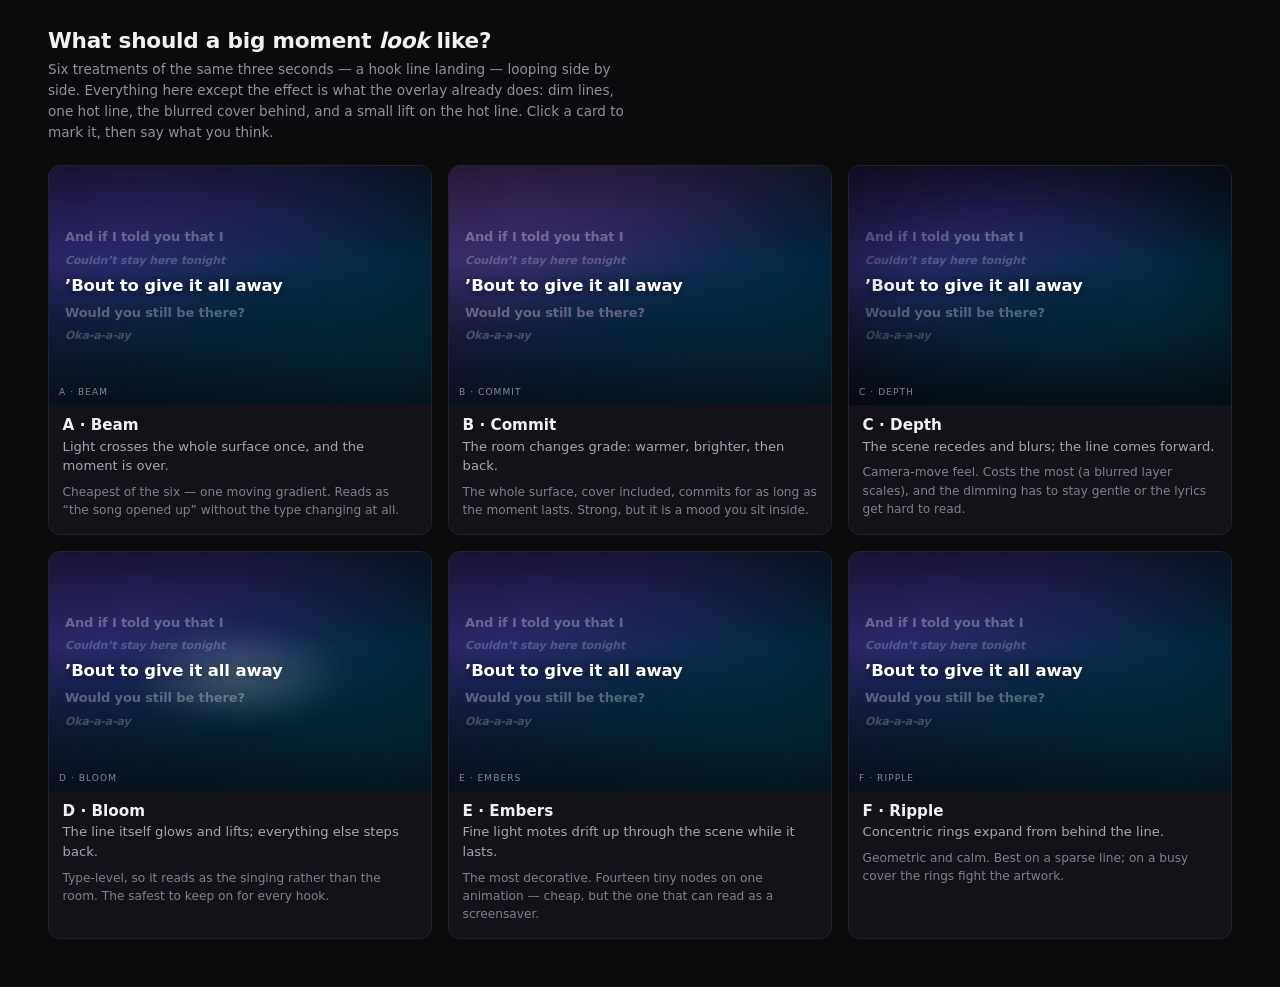
<file: docs/superpowers/specs/mockups/2026-09-30-song-moments.html>
<!DOCTYPE html>
<html lang="en">
<head>
<meta charset="utf-8">
<title>Song moments — treatment mockups</title>
<!--
  Design artifact, not a runtime page: six treatments of the same three seconds
  (a hook line landing), so the "effect for a song's big moments" can be chosen by
  eye instead of by description. Opened in the brainstorming companion, where each
  card is clickable; on its own it is just an animated gallery.

  Everything in a stage that is NOT the effect is what the overlay already does:
  dim lines, one hot line lifting, the blurred cover behind.
-->
<style>
  :root { color-scheme: dark; }
  body {
    margin: 0; padding: 28px clamp(16px, 4vw, 48px) 48px;
    background: #0b0b0e; color: #f2f2f4;
    font-family: -apple-system, "Segoe UI Variable Display", "Segoe UI", system-ui, sans-serif;
  }
  h2 { font-size: 1.35rem; margin: 0 0 .35rem; letter-spacing: -.01em; }
  h3 { font-size: .95rem; margin: 0 0 .15rem; }
  .subtitle { color: #8d929c; font-size: .85rem; line-height: 1.55; max-width: 68ch; margin: 0 0 1.4rem; }
  .cards { display: grid; grid-template-columns: repeat(auto-fit, minmax(300px, 1fr)); gap: 1rem; }
  .card {
    border: 1px solid #23232b; border-radius: 12px; overflow: hidden;
    background: #121218; cursor: pointer; transition: border-color .18s ease, transform .18s ease;
  }
  .card:hover { border-color: #4a4a5a; }
  .card.selected { border-color: #0a84ff; box-shadow: 0 0 0 1px #0a84ff inset; }
  .card-image { aspect-ratio: 16 / 10; position: relative; }
  .card-body { padding: .7rem .85rem .9rem; }
  .card-body p { margin: 0; color: #a2a7b1; font-size: .82rem; line-height: 1.5; }
  .card-body .note { margin-top: .45rem; color: #7d828c; font-size: .76rem; }

  /* ---- shared stage: the overlay's real look, shrunk to a card ------------- */
  .stage {
    position: relative; width: 100%; height: 100%; overflow: hidden;
    background: #0e0e10; color: #fff; isolation: isolate;
  }
  .stage .cover {
    position: absolute; inset: -18%; z-index: 0;
    background:
      radial-gradient(120% 90% at 20% 12%, #6d5bd0 0%, transparent 55%),
      radial-gradient(110% 80% at 82% 78%, #1f6f8b 0%, transparent 60%),
      linear-gradient(150deg, #7b5bd6, #12405a 60%, #0b1420);
    filter: blur(22px) saturate(1.5) brightness(0.62);
    transform: scale(1.05);
  }
  .stage .scrim {
    position: absolute; inset: 0; z-index: 1;
    background:
      linear-gradient(180deg, rgba(6,6,10,.62), rgba(6,6,10,.18) 40%, rgba(6,6,10,.66)),
      radial-gradient(120% 90% at 50% 45%, transparent 30%, rgba(6,6,10,.5) 100%);
  }
  .stage .lyrics {
    position: absolute; inset: 0; z-index: 2;
    display: flex; flex-direction: column; justify-content: center;
    gap: 9px; padding: 10px 16px;
    font-size: 13px; font-weight: 600; letter-spacing: -0.01em; line-height: 1.2;
  }
  .stage .ln { color: rgba(255,255,255,.30); white-space: nowrap; overflow: hidden; }
  .stage .ln.alt { color: rgba(255,255,255,.22); font-size: 11px; font-style: italic; }
  .stage .ln.hot { color: #fff; font-size: 16.5px; text-shadow: 0 1px 10px rgba(0,0,0,.5); }
  .stage .fx { position: absolute; inset: 0; z-index: 3; pointer-events: none; }

  /* The hot line catches the moment in every treatment: a brief lift, so the
     comparison is about the *treatment*, not about the type moving around. */
  .stage .ln.hot { animation: hot-lift 6s ease-in-out infinite; }
  @keyframes hot-lift {
    0%, 12%   { transform: translateY(0) scale(1); }
    26%, 58%  { transform: translateY(-5px) scale(1.035); }
    78%, 100% { transform: translateY(0) scale(1); }
  }

  /* ---- A · Beam: light crosses the whole surface --------------------------- */
  .s-beam .fx {
    background: linear-gradient(100deg, transparent 34%, rgba(255,255,255,.20) 50%, transparent 66%);
    transform: translateX(-130%);
    animation: beam 6s cubic-bezier(.4,0,.2,1) infinite;
  }
  @keyframes beam {
    0%, 8%   { transform: translateX(-130%); opacity: 0; }
    14%      { opacity: 1; }
    34%      { transform: translateX(130%); opacity: 0; }
    100%     { transform: translateX(130%); opacity: 0; }
  }

  /* ---- B · Commit: the whole room changes grade --------------------------- */
  .s-commit .fx {
    background: linear-gradient(160deg, rgba(255,196,142,.30), rgba(255,120,180,.18) 55%, transparent);
    mix-blend-mode: soft-light;
    animation: commit 6s ease-in-out infinite;
  }
  @keyframes commit {
    0%, 14%   { opacity: 0; }
    28%, 56%  { opacity: 1; }
    80%, 100% { opacity: 0; }
  }
  .s-commit .cover { animation: commit-cover 6s ease-in-out infinite; }
  @keyframes commit-cover {
    0%, 14%   { filter: blur(22px) saturate(1.5) brightness(.62); }
    28%, 56%  { filter: blur(20px) saturate(1.95) brightness(.86); }
    80%, 100% { filter: blur(22px) saturate(1.5) brightness(.62); }
  }

  /* ---- C · Depth: the scene recedes, the line comes forward ---------------- */
  .s-depth .cover { animation: depth-cover 6s ease-in-out infinite; }
  @keyframes depth-cover {
    0%, 14%   { transform: scale(1.05); filter: blur(22px) saturate(1.5) brightness(.62); }
    28%, 56%  { transform: scale(1.16); filter: blur(30px) saturate(1.3) brightness(.5); }
    80%, 100% { transform: scale(1.05); filter: blur(22px) saturate(1.5) brightness(.62); }
  }
  .s-depth .fx {
    background: radial-gradient(90% 70% at 50% 52%, transparent 34%, rgba(4,4,8,.55) 100%);
    animation: depth-vig 6s ease-in-out infinite;
  }
  @keyframes depth-vig {
    0%, 14%   { opacity: .55; }
    28%, 56%  { opacity: 1; }
    80%, 100% { opacity: .55; }
  }

  /* ---- D · Bloom: the line itself blooms, the rest steps back -------------- */
  .s-bloom .fx {
    background: radial-gradient(42% 30% at 50% 52%, rgba(255,255,255,.22), transparent 70%);
    filter: blur(10px);
    animation: bloom 6s ease-in-out infinite;
  }
  @keyframes bloom {
    0%, 14%   { opacity: 0; transform: scale(.85); }
    30%, 56%  { opacity: 1; transform: scale(1.06); }
    80%, 100% { opacity: 0; transform: scale(.9); }
  }
  .s-bloom .ln:not(.hot) { animation: bloom-dim 6s ease-in-out infinite; }
  @keyframes bloom-dim {
    0%, 14%   { opacity: 1; }
    30%, 56%  { opacity: .42; }
    80%, 100% { opacity: 1; }
  }
  .s-bloom .ln.hot { animation: hot-lift 6s ease-in-out infinite, hot-glow 6s ease-in-out infinite; }
  @keyframes hot-glow {
    0%, 14%   { text-shadow: 0 1px 10px rgba(0,0,0,.5); }
    30%, 56%  { text-shadow: 0 0 18px rgba(255,255,255,.55), 0 1px 12px rgba(0,0,0,.45); }
    80%, 100% { text-shadow: 0 1px 10px rgba(0,0,0,.5); }
  }

  /* ---- E · Embers: fine motes drift up through the scene ------------------- */
  .s-embers .fx .mote {
    position: absolute; bottom: -6%;
    width: 3px; height: 3px; border-radius: 50%;
    background: rgba(255,255,255,.85);
    box-shadow: 0 0 8px rgba(255,255,255,.6);
    opacity: 0;
    animation: ember 6s linear infinite;
  }
  @keyframes ember {
    0%       { transform: translateY(0) scale(.6); opacity: 0; }
    16%      { opacity: 0; }
    34%      { opacity: .85; }
    70%      { opacity: .5; }
    88%,100% { transform: translateY(-190px) scale(1.1); opacity: 0; }
  }

  /* ---- F · Ripple: rings expand from behind the line ---------------------- */
  .s-ripple .fx .ring {
    position: absolute; left: 50%; top: 52%;
    width: 60px; height: 60px; margin: -30px 0 0 -30px;
    border: 1px solid rgba(255,255,255,.4);
    border-radius: 50%; opacity: 0;
    animation: ripple 6s cubic-bezier(.16,.6,.3,1) infinite;
  }
  @keyframes ripple {
    0%, 16%  { transform: scale(.5); opacity: 0; }
    22%      { opacity: .7; }
    58%      { transform: scale(4.4); opacity: 0; }
    100%     { transform: scale(4.4); opacity: 0; }
  }

  .stage .tag {
    position: absolute; left: 10px; bottom: 8px; z-index: 5;
    font-size: 9px; letter-spacing: .12em; text-transform: uppercase;
    color: rgba(255,255,255,.5);
  }
</style>
</head>
<body>
  <h2>What should a big moment <em>look</em> like?</h2>
  <p class="subtitle">Six treatments of the same three seconds — a hook line landing — looping side by side.
    Everything here except the effect is what the overlay already does: dim lines, one hot line, the blurred
    cover behind, and a small lift on the hot line. Click a card to mark it, then say what you think.</p>

  <div class="cards" id="cards"></div>

  <script>
    const LINE = `
      <div class="cover"></div>
      <div class="scrim"></div>
      <div class="lyrics">
        <div class="ln">And if I told you that I</div>
        <div class="ln alt">Couldn’t stay here tonight</div>
        <div class="ln hot">’Bout to give it all away</div>
        <div class="ln">Would you still be there?</div>
        <div class="ln alt">Oka-a-a-ay</div>
      </div>
      <div class="fx"></div>
    `;

    const TREATMENTS = [
      { id: 'beam', letter: 'A', name: 'Beam',
        blurb: 'Light crosses the whole surface once, and the moment is over.',
        note: 'Cheapest of the six — one moving gradient. Reads as “the song opened up” without the type changing at all.' },
      { id: 'commit', letter: 'B', name: 'Commit',
        blurb: 'The room changes grade: warmer, brighter, then back.',
        note: 'The whole surface, cover included, commits for as long as the moment lasts. Strong, but it is a mood you sit inside.' },
      { id: 'depth', letter: 'C', name: 'Depth',
        blurb: 'The scene recedes and blurs; the line comes forward.',
        note: 'Camera-move feel. Costs the most (a blurred layer scales), and the dimming has to stay gentle or the lyrics get hard to read.' },
      { id: 'bloom', letter: 'D', name: 'Bloom',
        blurb: 'The line itself glows and lifts; everything else steps back.',
        note: 'Type-level, so it reads as the singing rather than the room. The safest to keep on for every hook.' },
      { id: 'embers', letter: 'E', name: 'Embers',
        blurb: 'Fine light motes drift up through the scene while it lasts.',
        note: 'The most decorative. Fourteen tiny nodes on one animation — cheap, but the one that can read as a screensaver.' },
      { id: 'ripple', letter: 'F', name: 'Ripple',
        blurb: 'Concentric rings expand from behind the line.',
        note: 'Geometric and calm. Best on a sparse line; on a busy cover the rings fight the artwork.' },
    ];

    const cards = document.getElementById('cards');
    TREATMENTS.forEach((t) => {
      const card = document.createElement('div');
      card.className = 'card';
      card.dataset.choice = t.id;
      if (window.toggleSelect) card.onclick = function () { window.toggleSelect(this); };
      else card.onclick = function () { this.classList.toggle('selected'); };

      let extra = '';
      if (t.id === 'embers') {
        extra = Array.from({ length: 14 }, (_, i) => {
          const left = 4 + i * 6.8;
          return `<span class="mote" style="left:${left}%;animation-delay:${(i * 0.42).toFixed(2)}s;animation-duration:${5 + (i % 3)}s"></span>`;
        }).join('');
      }
      if (t.id === 'ripple') {
        extra = [0, 0.9, 1.8].map((d) => `<span class="ring" style="animation-delay:${d}s"></span>`).join('');
      }

      card.innerHTML = `
        <div class="card-image">
          <div class="stage s-${t.id}">
            ${LINE}${extra}
            <span class="tag">${t.letter} · ${t.name}</span>
          </div>
        </div>
        <div class="card-body">
          <h3>${t.letter} · ${t.name}</h3>
          <p>${t.blurb}</p>
          <p class="note">${t.note}</p>
        </div>`;
      cards.appendChild(card);
    });
  </script>
</body>
</html>
</file>
<file: ui/style.css>
@import url('https://fonts.googleapis.com/css2?family=Inter:wght@400;500;600;700&family=Barriecito&display=swap');

/* =========================================================
   Apple Music / Paprika Lyrics Aesthetic — Complete Theme
   ========================================================= */

:root {
  /* ---------- Base palette ---------- */
  --bg: #09090b;
  --surface: rgba(18, 18, 22, 0.75);
  --text: #ffffff;
  --text-secondary: rgba(255, 255, 255, 0.65);
  --text-muted: rgba(255, 255, 255, 0.38);
  --border: rgba(255, 255, 255, 0.08);

  /* ---------- Lyric typography ---------- */
  --lyric-zoom: 30px;
  --lyric-font-size: var(--lyric-zoom);
  /* Inter for UI chrome; lyric face is overridden per-preference */
  --ui-font: 'Inter', -apple-system, BlinkMacSystemFont, "Segoe UI Variable Display", "Segoe UI", "PingFang SC", "Hiragino Sans", "Microsoft YaHei UI", "Yu Gothic UI", "Noto Sans CJK SC", "Noto Sans CJK JP", system-ui, sans-serif;
  --lyric-font-family: 'Inter', -apple-system, BlinkMacSystemFont, "Segoe UI Variable Display", "Segoe UI", "PingFang SC", "Hiragino Sans", "Microsoft YaHei UI", "Yu Gothic UI", "Noto Sans CJK SC", "Noto Sans CJK JP", system-ui, sans-serif;
  --lyric-font-weight: 700;

  /* ---------- Motion tokens ---------- */
  --dur-1: 0.12s; /* press / micro feedback */
  --dur-2: 0.20s; /* hover */
  /* The sleeve's lean is published once per frame from the newest pointer sample,
     so it only has to smooth the gap BETWEEN frames: at hover's 0.2s the lean
     visibly trailed the pointer, worst while the lyric engine was busy. */
  --tilt-dur: 0.09s;
  --dur-3: 0.32s; /* surfaces (panels, chips) */
  --dur-4: 0.48s; /* layout & art growth */
  --ease-fluid: cubic-bezier(0.33, 0, 0.2, 1);
  --ease-out: cubic-bezier(0.22, 1, 0.36, 1);
  --ease-spring: cubic-bezier(0.16, 1, 0.3, 1);

  /* ---------- Radius scale ---------- */
  --r-xs: 5px;
  --r-sm: 8px;
  --r-md: 12px;
  --r-lg: 18px;
  --r-xl: 24px;
  --r-pill: 999px;

  /* ---------- Glass material (shared across all floating surfaces) ---------- */
  --glass-bg: linear-gradient(160deg, rgba(255, 255, 255, 0.13), rgba(255, 255, 255, 0.04) 45%, rgba(255, 255, 255, 0.02));
  --glass-border: rgba(255, 255, 255, 0.16);
  --glass-edge: inset 0 1px 0 rgba(255, 255, 255, 0.18);
  --glass-shadow: 0 12px 40px rgba(0, 0, 0, 0.48);
  --glass-blur: blur(28px) saturate(175%);

  /* ---------- Interaction surfaces ---------- */
  --hover-surface: rgba(255, 255, 255, 0.09);
  --active-surface: rgba(255, 255, 255, 0.15);
  --focus-ring: 1.5px solid rgba(255, 255, 255, 0.48);
  --icon-idle: rgba(255, 255, 255, 0.58);
  --icon-hot: #ffffff;

  /* ---------- Semantic danger ---------- */
  --danger: #ff453a;
  --danger-hover: rgba(255, 69, 58, 0.20);
  --danger-text-hover: #ff8a80;

  /* ---------- Background & Posterize tokens ---------- */
  --bg-blur: 14px;
  --bg-base-op: 0.88;
  --bg-brightness: 0.74;
  --bg-contrast: 1.28;
}

* {
  box-sizing: border-box;
  margin: 0;
  padding: 0;
  user-select: none;
}

html, body {
  width: 100%;
  height: 100%;
  margin: 0;
  padding: 0;
  overflow: hidden;
  background: #0e0e10;
  font-family: var(--ui-font);
  -webkit-font-smoothing: antialiased;
  -moz-osx-font-smoothing: grayscale;
  text-rendering: optimizeLegibility;
  font-feature-settings: 'kern' 1, 'liga' 1, 'calt' 1;
}

.app-root {
  position: absolute;
  top: 0;
  left: 0;
  right: 0;
  bottom: 0;
  display: flex;
  flex-direction: column;
  background: #09090b;
  color: var(--text);
  border-radius: 0; /* Let Windows 11 DWM round the window cleanly without gaps */
  /* No border and no inset top highlight. A 1px light rectangle around the whole
     app is the frame of a picture, not an edge a floating lyrics surface should
     have; DWM's own border is off for the same reason — see
     core.native_window.apply_window_frame. */
  overflow: hidden;
}

/* =========================================================
   Liquid Ambient Mesh, Dynamic Cover Art & Frosted Grain
   ========================================================= */

/* The backdrop is a stack of three things: a dark base, the artwork, and a
   scrim. The artwork is the point of it — a recognisable but heavily blurred
   version of the cover, so you can see where it is light and where it is dark
   instead of two flat colour fields.

   Two mistakes used to destroy that structure. This container carried its own
   blur(80px) on top of the layer's blur(70px), and the layer was blown up to
   250% (inset -75%), so only a ~40% crop of the cover was ever on screen and
   both together left nothing but a gradient. Both are gone: the layer is a
   near-1:1 cover of the window and carries the only blur in the stack.

   --bg-blur scales with the window (3.4vmax, floored and capped) so the amount
   of structure stays about the same at any size, and the layer overscans by
   2x that radius so the blur never erodes the window's edges. */
.ambient-backdrop {
  position: absolute;
  inset: 0;
  overflow: hidden;
  pointer-events: none;
  z-index: 1;
  opacity: var(--bg-base-op, 0.88);
  background: radial-gradient(circle at 50% 18%, #191320 0%, #0a0a0d 80%);
}

/* Keeps lyric contrast steady whatever the cover does: the cover can be near
   white (No Surprises) or near black, and the text has to stay legible on both.
   Darker at the top and bottom where the chrome sits, lighter through the
   middle band where the lyrics are. */
.ambient-backdrop::after {
  content: '';
  position: absolute;
  inset: 0;
  z-index: 2;
  pointer-events: none;
  background:
    linear-gradient(180deg,
      rgba(6, 6, 10, 0.54) 0%,
      rgba(6, 6, 10, 0.10) 34%,
      rgba(6, 6, 10, 0.20) 64%,
      rgba(6, 6, 10, 0.60) 100%),
    radial-gradient(125% 95% at 50% 42%, transparent 32%, rgba(6, 6, 10, 0.44) 100%);
}

/* Dynamic Album Cover Backdrop — the artwork itself, blurred hard and drifting.
   Saturation is pushed and brightness pulled down so a pale cover still reads
   as colour rather than washing the lyrics out. */
.cover-art-blur {
  position: absolute;
  inset: calc(-3.5 * var(--bg-blur) - 24px);
  /* 100% 100% rather than cover. On a window that is much wider than it is tall,
     cover scales a square cover to the width and then shows only the middle ~60%
     of it — you lose the composition you were meant to recognise. Stretching is
     the honest trade: the aspect distortion is invisible under a 40px blur, and
     the WHOLE cover is on screen. */
  background-size: 100% 100%;
  background-position: center;
  /* Contrast does the heavy lifting here. A pale cover (No Surprises) is almost
     entirely 0.85-1.0 luminance, so brightness alone flattened it to grey; pushing
     contrast expands that narrow band into visible regions while brightness keeps
     the result dark enough for white lyrics. */
  filter: blur(var(--bg-blur)) saturate(185%) brightness(var(--bg-brightness, 0.74)) contrast(var(--bg-contrast, 1.28)) url(#vfx-posterize);
  opacity: 0;
  /* background-image is not animatable; cross-fade is driven by stacking layers in app.js */
  transition: opacity 1.4s ease, filter 0.35s cubic-bezier(0.2, 0.8, 0.2, 1);
  will-change: opacity, transform, filter;
  backface-visibility: hidden;
  -webkit-backface-visibility: hidden;
  transform: translateZ(0);
  /* The room counter-moves against the sleeve's lean: a few pixels the opposite
     way is enough to read as the sleeve standing proud of the wall behind it.
     `translate` is a SEPARATE property from the drift's transform, so the 26s
     cover-bloom-drift keeps owning the transform untouched — and no transition is
     declared here because the lean already eases on the root. */
  translate: calc(var(--tilt-x, 0) * -28px) calc(var(--tilt-y, 0) * -20px);
  z-index: 1;
  animation: cover-bloom-drift 42s cubic-bezier(0.42, 0.0, 0.58, 1.0) infinite alternate;
}

.cover-art-blur.active {
  opacity: 0.92;
}

/* The drift is a slow wander, not a loop: four waypoints keep it from retracing
   the same path every cycle. The layer sits at a 2x zoom baseline — the window
   shows the middle half of the artwork — so translate percentages move TWICE as
   many on-screen pixels as they used to and the amplitudes are roughly halved to
   keep the wander slight. Coverage is trivially safe at this zoom: the layer
   overhangs every edge by half the window before the blur overscan is even
   counted, so no drift waypoint can expose a bare edge. */
@keyframes cover-bloom-drift {
  0%   { transform: scale(calc(2.28 * var(--cover-zoom, 1))) translate3d(-7.5%, -5.2%, 0); }
  20%  { transform: scale(calc(2.42 * var(--cover-zoom, 1))) translate3d(6.2%, -6.4%, 0); }
  40%  { transform: scale(calc(2.25 * var(--cover-zoom, 1))) translate3d(7.8%, 5.4%, 0); }
  60%  { transform: scale(calc(2.38 * var(--cover-zoom, 1))) translate3d(-2.4%, 7.2%, 0); }
  80%  { transform: scale(calc(2.26 * var(--cover-zoom, 1))) translate3d(-7.2%, 3.8%, 0); }
  100% { transform: scale(calc(2.34 * var(--cover-zoom, 1))) translate3d(4.2%, -2.8%, 0); }
}/* =========================================================
   The artwork's own colour
   One accent, taken from the cover, that every light in the app is tinted with:
   the beat lamp around the sleeve and the moment veil over the room. A registered
   <color> rather than a raw channel triple, so a track change CROSS-FADES the
   light instead of snapping it to a new hue mid-song, and alphas are composed
   where they are used (color-mix) so there is one number rather than a family of
   near-duplicate variables. The default is the theme's own cool lamp: a grey,
   black or blown-out cover contributes nothing and leaves this on.
   Declared before anything reads it, because an unregistered custom property is
   an un-animatable token.
   ========================================================= */
@property --art-accent {
  syntax: '<color>';
  inherits: true;
  initial-value: #b9cdff;
}

/* The room-air level: one number (the setting), read by one opacity. Registered
   so a mode change fades the whole field instead of flicking it on, and declared
   here before the :root transition that names it. */
@property --dust-op {
  syntax: '<number>';
  inherits: true;
  initial-value: 0;
}

/* The sleeve's lean, in -1..1 from the pointer. Registered as numbers so the lean
   EASES and releases through a transition on the root rather than snapping — the
   same mechanism --art-accent and --beat-strength already use. */
@property --tilt-x {
  syntax: '<number>';
  inherits: true;
  initial-value: 0;
}

@property --tilt-y {
  syntax: '<number>';
  inherits: true;
  initial-value: 0;
}

/* The tilt gets its own (short) duration rather than a hover one: its value is
   published on every pointer move, so it has to settle BEHIND the pointer rather
   than trail it — a long ease here is the "laggy tilt" itself. */
:root {
  transition: --art-accent 1.6s var(--ease-fluid),
              --dust-op var(--dur-4) var(--ease-fluid),
              --tilt-x var(--tilt-dur) var(--ease-out),
              --tilt-y var(--tilt-dur) var(--ease-out);
}

/* =========================================================
   Beat-Synced Art Pulse
   app.js estimates the track's BPM from syllable onsets and publishes the beat
   period as --beat-ms. The background stays COMPLETELY stock — identical to
   beat-sync-off — so the only thing that moves is the album art itself, which
   breathes (scale + soft shadow) once per beat. The pulse leads the beat by
   --beat-lead-ms so the swell LANDS on the beat instead of dragging behind it
   (animation-delay is negative: the cycle starts that much before the beat).
   A slow random walk on --beat-ms (±8%, re-rolled every few beats in app.js)
   keeps the pulse organic instead of metronome-robotic.
   ========================================================= */

/* The beat drives the NORMAL background: the ambient backdrop that is always
   there (same layers, same colours — no separate glow element) brightens with
   every beat, so the pulse is visible behind the lyrics rather than confined
   to a 70px thumbnail. Only opacity animates: it composites on the GPU and
   needs no re-blur of the large blurred backdrop each frame.

   --beat-strength (0.4 - 1) is published per section by app.js from the rhythm
   plan, and every amplitude below is scaled by it: a calm passage shimmers,
   a driven one pulses. Subtle is deliberately a whisper — a full-screen opacity
   flash reads far stronger than its number suggests. It moves the backdrop
   ~6 points at full strength and ~2 at the floor, against 26 before. */
@property --beat-strength {
  syntax: '<number>';
  inherits: true;
  initial-value: 0.6;
}

/* --cover-zoom rides in this declaration on purpose: `transition` is a shorthand
   that replaces the whole list, so declaring it in a rule of its own would drop
   --beat-strength's transition the moment a track is driven (or be dropped by
   it). See the song-moment block for what the zoom is for. */
body.beat-on,
body.beat-bold {
  transition: --beat-strength var(--dur-4) var(--ease-fluid),
              --cover-zoom var(--dur-4) var(--ease-fluid);
}

/* One number, one system. Every whole-line gesture below (the breath under a
   growing word, the parting of its neighbours, the chorus halo's float, the
   backing vocal's drift) is multiplied by --line-breath, which is derived from
   the SAME strength envelope the backdrop and the sleeve breathe with. A driven
   chorus therefore moves a little more than a quiet verse without any second
   motion model, and the band stays narrow (0.9 - 1.25) so nothing reads as a
   different animation. Resting stretches, and Beat sync Off, are exactly 1. */
body { --line-breath: 1; }

body.beat-live { --line-breath: calc(0.75 + 0.5 * var(--beat-strength, 0.6)); }

body.beat-live .ambient-backdrop {
  /* The ease does the "smooth, slow-then-fast" work: 0.2,0.9 accelerates hard
     into the swell and then the long tail back to rest reads as slow. The
     amplitude is set inside the keyframes; this only shapes time. */
  animation: backdrop-beat-pulse var(--beat-ms, 520ms) cubic-bezier(0.2, 0.9, 0.35, 1) infinite;
  animation-delay: var(--beat-lead-ms, -90ms);
  transform-origin: 50% 42%;
}

body.beat-bold.beat-live .ambient-backdrop {
  animation-name: backdrop-beat-pulse-bold;
}

body.beat-live .track-art,
body.beat-bold.beat-live .track-art {
  animation: art-beat-pulse var(--beat-ms, 520ms) cubic-bezier(0.2, 0.9, 0.35, 1) infinite;
  animation-delay: var(--beat-lead-ms, -90ms);
}

body.beat-bold.beat-live .track-art {
  animation-name: art-beat-pulse-bold;
}

/* The base level is the layer's own --bg-base-op rather than a hard-coded 0.60,
   so the depth the artwork is drawn at and the depth the pulse swings around
   stay one decision.   The deltas are unchanged and still calibrated: 6 points at full strength and
   ~2 at the strength floor. Bold's own jump was pulled from 30 points to 16 once
   the sleeve's lamp took over carrying the beat — a whole-window brightness flash
   was the one amplitude here that read as a screen flicker rather than as music. */
/* The pulse is opacity AND a whisper of scale. The scale rides on the backdrop
   container (not the artwork layer, whose transform is owned by the drift), and
   only ever grows — min 1.0 — so scaling can never expose an edge. The keyframe
   shape is what gives the slow/fast feel: the cubic-bezier on the animation
   makes the swell arrive fast and ease back slowly, one breath per beat, far
   too small to be distracting (well under 1% at Subtle's full strength). */
@keyframes backdrop-beat-pulse {
  0%   { opacity: var(--bg-base-op); transform: scale(1); }
  16%  { opacity: calc(var(--bg-base-op) + 0.06 * var(--beat-strength, 0.6));
         transform: scale(calc(1 + 0.007 * var(--beat-strength, 0.6))); }
  100% { opacity: var(--bg-base-op); transform: scale(1); }
}

@keyframes backdrop-beat-pulse-bold {
  0%   { opacity: var(--bg-base-op); transform: scale(1); }
  18%  { opacity: calc(var(--bg-base-op) + 0.16 * var(--beat-strength, 0.6));
         transform: scale(calc(1 + 0.018 * var(--beat-strength, 0.6))); }
  55%  { opacity: calc(var(--bg-base-op) + 0.05 * var(--beat-strength, 0.6));
         transform: scale(calc(1 + 0.005 * var(--beat-strength, 0.6))); }
  100% { opacity: var(--bg-base-op); transform: scale(1); }
}

/* The transform baseline stays scale(1) so the hover growth on .float-art-wrap
   is unaffected — the pulse rides INSIDE the wrap's own transform context. */
@keyframes art-beat-pulse {
  0%   { transform: scale(var(--beat-scale, 1)); box-shadow: 0 2px 10px rgba(0,0,0,0.45), 0 0 14px rgba(255,255,255,0.05); }
  16%  { transform: scale(calc(var(--beat-scale, 1) * (1 + 0.012 * var(--beat-strength, 0.6))));
         box-shadow: 0 2px 12px rgba(0,0,0,0.48), 0 0 17px rgba(255,255,255,0.08); }
  100% { transform: scale(var(--beat-scale, 1)); box-shadow: 0 2px 10px rgba(0,0,0,0.45), 0 0 14px rgba(255,255,255,0.05); }
}

@keyframes art-beat-pulse-bold {
  0%   { transform: scale(calc(var(--beat-scale, 1) * 1.005)); box-shadow: 0 2px 12px rgba(0,0,0,0.48), 0 0 18px rgba(255,255,255,0.09); }
  18%  { transform: scale(calc(var(--beat-scale, 1) * (1 + 0.045 * var(--beat-strength, 0.6))));
         box-shadow: 0 3px 20px rgba(0,0,0,0.55), 0 0 34px rgba(255,255,255,0.2); }
  55%  { transform: scale(calc(var(--beat-scale, 1) * 0.998)); }
  100% { transform: scale(var(--beat-scale, 1)); box-shadow: 0 2px 10px rgba(0,0,0,0.45), 0 0 14px rgba(255,255,255,0.05); }
}

/* ---------- The sleeve's lamp ----------
   The lamp is where a beat is LOUDEST now. The window-wide opacity jump was the
   one gesture here that read as a screen flicker, so Bold's room jump was pulled
   back (0.30 -> 0.16) and the light moved onto the artwork, where the eye reads
   it as music rather than as a display artefact.

   Ownership, which is the whole reason this reads as one system:
     * the BEAT owns this element's transform — one composited swell per beat,
       resting at scale(1), so a section that stops being driven, a pause, or the
       mode going Off all revert to exactly what the animation rests at and
       nothing jumps;
     * a MOMENT owns its opacity — a sustained lift, through a transition on the
       base rule so both entering and leaving the moment ease;
     * and the two compose with max(), so the lamp is as bright as its brightest
       reason with neither rule needing to know about the other.
   z-index 0, with the artwork itself lifted to 1 (see .float-art-wrap .track-art
   and .side-art): a positioned box at z-index 0 paints ABOVE in-flow content, so
   without that lift the lamp would wash the cover instead of lighting the room
   around it. Neither wrapper may clip it. */
.art-light {
  position: absolute;
  inset: -14%;
  z-index: 0;
  border-radius: 50%;
  pointer-events: none;
  opacity: calc(var(--art-slider-scale, 1) * max(var(--lamp-beat, 0), var(--lamp-moment, 0)));
  background: radial-gradient(closest-side,
    color-mix(in srgb, var(--art-accent) calc(var(--art-glow, 0.35) * 100%), transparent) 0%,
    color-mix(in srgb, var(--art-accent) calc(var(--art-glow, 0.35) * 45%), transparent) 46%,
    transparent 76%);
  transition: opacity var(--dur-4) var(--ease-fluid);
  will-change: transform, opacity;
}

/* The steady levels. The MODE classes carry them, not beat-live, so the lamp is
   lit for as long as Beat sync is on — a soft backlight behind the sleeve — and
   a passage the plan says is not driven simply stops swelling instead of the
   light switching off at the section boundary. */
body.beat-on   { --lamp-beat: 0.12; }
body.beat-bold { --lamp-beat: 0.16; }
body.beat-live { --lamp-beat: 0.20; }
body.beat-bold.beat-live { --lamp-beat: 0.28; }

body.beat-live .art-light {
  animation-name: art-light-beat;
  animation-duration: var(--beat-ms, 520ms);
  animation-timing-function: cubic-bezier(0.2, 0.9, 0.35, 1);
  animation-iteration-count: infinite;
  animation-delay: var(--beat-lead-ms, -90ms);
}

body.beat-bold.beat-live .art-light {
  animation-name: art-light-beat-bold;
}

/* Transform only: opacity belongs to a moment, and the amplitude comes from the
   same envelope everything else does, so a calm passage's light barely moves
   while a driven one's swells well past the sleeve. */
@keyframes art-light-beat {
  0%   { transform: scale(1); }
  16%  { transform: scale(calc(1 + 0.055 * var(--beat-strength, 0.6))); }
  100% { transform: scale(1); }
}

@keyframes art-light-beat-bold {
  0%   { transform: scale(1); }
  18%  { transform: scale(calc(1 + 0.16 * var(--beat-strength, 0.6))); }
  55%  { transform: scale(calc(1 + 0.05 * var(--beat-strength, 0.6))); }
  100% { transform: scale(1); }
}

/* Same rule and the same reason as the backdrop: a paused track rests, and a
   section the plan says is not driven keeps its steady level. */
body.beat-paused .art-light,
body:not(.beat-live) .art-light {
  animation: none;
}

/* Build and drop already differ in AMPLITUDE — that comes from --beat-strength,
   which the macro envelope in core/beat.py ramps and lands. These two rules only
   change the FEEL of the attack, which is a separate axis:

   * a build holds the swell back and then snaps it out, so the pressure reads as
     accumulating rather than simply getting louder;
   * a drop attacks immediately and keeps a longer tail, so the hit lands on the
     beat instead of behind it.

   animation-timing-function eases each keyframe SEGMENT, so this shapes the
   0%->peak ramp and the return independently of the amplitude. */
body.beat-phase-build.beat-live .ambient-backdrop,
body.beat-phase-build.beat-live .track-art {
  animation-timing-function: cubic-bezier(0.62, 0.02, 0.86, 0.62);
}

body.beat-phase-drop.beat-live .ambient-backdrop,
body.beat-phase-drop.beat-live .track-art {
  animation-timing-function: cubic-bezier(0.08, 0.72, 0.22, 1);
}

/* Paused: the beat is a property of playback, so a paused track rests. */
body.beat-paused .track-art,
body.beat-paused .ambient-backdrop,
body:not(.beat-live) .track-art,
body:not(.beat-live) .ambient-backdrop {
  animation: none;
}

/* =========================================================
   Song moments: the grade
   C · Depth and B · Commit, rebuilt on the system the app already has. The room
   steps back and takes the SONG'S OWN colour (--art-accent), and the sleeve's
   lamp lifts. The type never moves and never tints: words and syllables already
   animate, and the line comes forward because the room recedes, not because the
   glyphs glow.

   ONE LAYER, ONE PROPERTY, ONE OWNER. The veil's opacity is the whole grade, and
   it is the only thing a moment writes here:
     * its transition lives on the BASE rule, never inside the moment class — a
       transition declared inside a state class is removed by the same style
       change that removes the value, so neither direction eases, which is the
       flash-and-cut that made the old effect look like a bug;
     * there is no animation on it for the same reason: an animation owns the
       property it drives and its removal cannot transition. A moment's per-beat
       life comes from the beat's own clock instead — the lamp's swell, already
       running on --beat-ms — so the whole app breathes on one clock.
   ========================================================= */
@property --moment-strength {
  syntax: '<number>';
  inherits: true;
  initial-value: 0;
}

/* The recession's push-in. The drift keeps its own transform and this only
   supplies the scale it multiplies, so the layer has one transform and two
   reasons for it. */
@property --cover-zoom {
  syntax: '<number>';
  inherits: true;
  initial-value: 1;
}

/* The veil, and the whole grade. Three background layers, one opacity:
     * the room dims — the same ink and the same shape language the backdrop's
       own scrim already uses, so this reads as the app's lighting rather than as
       a filter someone left switched on;
     * the vignette deepens, which is what pulls the eye (and therefore the lyric
       line) forward without moving a single glyph;
     * and the room takes the album's colour, composed from the SAME accent the
       sleeve's lamp is lit with, so a moment can never clash with what is
       playing — a warm cover grades warm because that is what is playing, not
       because amber was hard-coded here. */
.moment-veil {
  position: absolute;
  inset: 0;
  z-index: 2;
  pointer-events: none;
  opacity: 0;
  backdrop-filter: contrast(1) saturate(1);
  /* Smooth organic release and entry: ease contrast, saturation, and opacity together */
  transition: opacity 0.75s cubic-bezier(0.16, 1, 0.3, 1), backdrop-filter 0.75s cubic-bezier(0.16, 1, 0.3, 1);
  background:
    linear-gradient(180deg,
      rgba(4, 4, 8, 0.34) 0%,
      rgba(4, 4, 8, 0.06) 42%,
      rgba(4, 4, 8, 0.40) 100%),
    radial-gradient(125% 95% at 50% 42%,
      transparent 26%, rgba(4, 4, 8, 0.46) 100%),
    radial-gradient(90% 70% at 50% 30%,
      color-mix(in srgb, var(--art-accent) 18%, transparent),
      transparent 72%);
}

/* Drops attack smoothly over 420ms rather than flashing in a jarring 90ms snap */
body.moment-attack .moment-veil {
  transition-duration: 0.42s;
}

body.moment-live .moment-veil {
  opacity: calc(0.85 * var(--moment-strength, 0));
  backdrop-filter: contrast(calc(1 + 0.08 * var(--moment-strength, 0))) saturate(calc(1 + 0.16 * var(--moment-strength, 0)));
}

/* The multiplier is declared on the body, the way --beat-strength is: the drift
   inherits it, and the transition runs where the value changes (the beat rules
   above carry it while a track is driven; this is the calm-track half). */
body {
  transition: --cover-zoom var(--dur-4) var(--ease-fluid);
}

/* The moment's brightness, published where the lamp already reads it: composed
   with max() against the beat's own level in the .art-light rule, so the light is
   as bright as its brightest reason and neither system knows about the other.
   There is no box-shadow on the wrappers any more — the lamp IS the sleeve's
   light, in the artwork's colour, and it lifts for both effects. */
body.moment-live {
  --lamp-moment: calc(0.18 + 0.55 * var(--moment-strength, 0));
  --cover-zoom: calc(1 + 0.06 * var(--moment-strength, 0));
}

/* =========================================================
   Room air
   Motes of the album's own light drifting through the room. One layer, one
   opacity (the setting's level); one transform and one opacity per mote (the
   drift). The field itself owns `translate` (the beat's nudge) and `scale` (a
   drop's puff), so those two gestures never write the same property and a mote's
   own drift is never interrupted. Above the veil, below the card and the lyrics.
   Nothing here takes a pointer event.
   ========================================================= */
/* Hardware-accelerated GPU Particle Canvas for Air & Velocity Trails */
.fx-canvas {
  position: absolute;
  inset: 0;
  z-index: 2 !important;
  width: 100%;
  height: 100%;
  pointer-events: none;
  opacity: var(--dust-op, 0.62);
  transition: opacity var(--dur-3) var(--ease-fluid);
  will-change: transform, opacity;
}

/* Subtle chromatic aberration channel-split active class */
.chroma-active {
  filter: url(#vfx-chroma);
  will-change: filter;
}

/* Ensure the ambient light behind cover art is always pure, smooth and immune to optical splitting */
.art-light {
  filter: none !important;
}

.dust-field {
  position: absolute;
  inset: 0;
  z-index: 3;
  overflow: hidden;
  pointer-events: none;
  /* Registered and transitioned on the root, so a mode change fades rather than
     snapping the whole field into existence. */
  opacity: var(--dust-op, 0);
}

.mote {
  position: absolute;
  left: var(--mx, 50%);
  top: var(--my, 50%);
  width: var(--ms, 3px);
  height: var(--ms, 3px);
  border-radius: 50%;
  pointer-events: none;
  /* A two-stop core, not one long fade. At 2-7px across, a gradient that is
     already 40% transparent at its own centre reads as nothing on a dark room;
     a near-solid middle and a soft edge is what makes a mote a light.
     The tint is the mote's OWN region colour (--mote-c, a per-half tint of the
     cover applied in app.js) against the blurred artwork it drifts in front of,
     falling back to the room accent when no palette exists (grey cover, no
     cover). It is pre-offset in app.js — lighter where the region is dark,
     darker where it is bright — so the mote always separates from its patch
     of the gradient. */
  background: radial-gradient(closest-side,
    color-mix(in srgb, var(--mote-c, var(--art-accent)) 95%, transparent) 0%,
    color-mix(in srgb, var(--mote-c, var(--art-accent)) 55%, transparent) 45%,
    transparent 100%);
  /* Alternate, not one-way. A mote travelling straight up leaves the clipped
     field for good and thins the room out over a long song; air drifts and comes
     back, and the round trip is twice the motion for the same duration. */
  animation: mote-drift var(--mt, 22s) ease-in-out infinite alternate;
  animation-delay: var(--md, 0s);
  /* A track change hands the mote a new colour: blended rather than swapped, so
     the room re-tints as one move instead of motes flickering to the new hue. */
  transition: background 1.6s var(--ease-fluid);
}

/* Transform and opacity only: the field is on for the whole song, so a keyframe
   that moved `left`/`top` would run layout on every frame of it.
   The opacities are the dimmed pass: the first one shipped a 0.9 peak that read
   as fireflies on a photograph rather than as air, so the mote now peaks at just
   over half strength and the field's own --dust-op level stays the single
   brightness dial the modes turn. */
@keyframes mote-drift {
  0%   { transform: translate3d(0, 0, 0) scale(0.9); opacity: 0.2; }
  50%  { opacity: 0.6; }
  100% { transform: translate3d(var(--mw, 1rem), -4rem, 0) scale(1.12); opacity: 0.26; }
}

/* The beat nudges the WHOLE body of air, on the same grid and with the same
   amplitude the pulse uses. `translate` and `scale` are standalone properties, so
   this composes with each mote's own transform in the compositor instead of
   replacing it — the drift is never interrupted by the beat. */
body.beat-live .dust-field {
  animation-name: dust-kick;
  animation-duration: var(--beat-ms, 520ms);
  animation-timing-function: cubic-bezier(0.2, 0.9, 0.35, 1);
  animation-iteration-count: infinite;
  animation-delay: var(--beat-lead-ms, -90ms);
}

/* A drop puffs the air on each of its beats. The amplitude is a constant because
   the per-beat amplitude already scales with --beat-strength: a hard drop moves
   the air further without a second reading of the phase level. */
body.beat-phase-drop { --dust-surge: 1; }

@keyframes dust-kick {
  0%   { translate: 0 0; scale: 1; }
  16%  { translate: 0 calc(-6px * var(--beat-strength, 0.6));
         scale: calc(1 + 0.09 * var(--dust-surge, 0)); }
  100% { translate: 0 0; scale: 1; }
}

/* Off, reduced motion and the mini player take the field out of the TREE, not
   merely to zero opacity: sixteen blurred, composited layers still animating
   behind nothing would be the whole song's worth of work for no picture at all.
   There is no half-on state to explain. */
body.ambient-off .dust-field,
body.mini .dust-field,
.reduce-motion .dust-field,
body.ambient-off .fx-canvas,
body.mini .fx-canvas,
.reduce-motion .fx-canvas {
  display: none;
}

/* =========================================================
   Cover tilt
   The sleeve leans toward the pointer; the room's blurred artwork counter-moves a
   little behind it. The tilt lives on a stage of its own because every other
   transform in this corner is spoken for (see the markup note). `--tilt-amp` is
   the setting's multiplier, so Off is the same code path at zero rather than a
   second set of rules.
   ========================================================= */
.tilt-stage {
  position: absolute;
  inset: 0;
  border-radius: inherit;
  /* How far the pointer has pushed, as one number: max(|x|, |y|). Deriving it
     from the two registered values is what lets the lift below scale with the
     lean — no third published number, and no abs(), which this WebView2 may not
     have. Nested max() inside a calc() is plain CSS math. */
  --tilt-mag: max(
    max(var(--tilt-x, 0), calc(-1 * var(--tilt-x, 0))),
    max(var(--tilt-y, 0), calc(-1 * var(--tilt-y, 0)))
  );
  /* Six degrees at full amplitude, on a shallower perspective than the default,
     plus a lift toward the pointer. The first pass shipped 2.4deg on a 760px
     perspective: a 96px sleeve leaned that far moves its corners about two
     pixels, which is why it read as nothing even in Bold. The lift is what makes
     the sleeve feel like a physical card coming forward rather than a square
     being rotated. */
  transform: perspective(520px)
             rotateX(calc(var(--tilt-y, 0) * -6deg * var(--tilt-amp, 1)))
             rotateY(calc(var(--tilt-x, 0) * 6deg * var(--tilt-amp, 1)))
             scale(calc(1 + 0.05 * var(--tilt-amp, 1) * var(--tilt-mag)));
  will-change: transform;
}

/* The gloss: a highlight that slides across the sleeve as the pointer moves, on
   a layer of its own at z-index 2 so it paints over the artwork (1) and the lamp
   (0). This is the part that makes the lean legible at a glance — light
   travelling across a surface is something the eye catches, where a small
   rotation of a square of artwork is not. At rest --tilt-mag is 0, so the sleeve
   is unglossed until it is touched.

   The clipping layer is the point: the stage itself must NOT clip (the beat lamp
   bleeds a third of its size past the sleeve — see the markup note), so a band
   rotated directly on the stage painted its rotated corners *outside* the
   artwork, which showed as a bright sliver along the sleeve's edge, most obvious
   when leaning right. This layer is the sleeve's own rounded rect as a clip and
   the band rotates inside it, so nothing can escape the artwork. */
.tilt-gloss {
  position: absolute;
  inset: 0;
  z-index: 2;
  border-radius: inherit;
  overflow: hidden;
  pointer-events: none;
}

.tilt-gloss::after {
  content: '';
  position: absolute;
  inset: 0;
  border-radius: inherit;
  /* A fixed band, ROTATED by the lean rather than re-angled by it: a gradient
     whose angle changes has to be rasterised again on the main thread every
     frame, and while a song is playing that is the frame budget the lean needs.
     Rotating the layer is a compositor transform, and the band is transparent at
     both ends, so its rotated edges show nothing. */
  background: linear-gradient(70deg,
    transparent 34%,
    rgba(255, 255, 255, 0.34) 50%,
    transparent 66%);
  transform: rotate(calc(var(--tilt-x, 0) * 26deg));
  will-change: transform;
  opacity: calc(0.85 * var(--tilt-amp, 1) * var(--tilt-mag));
  transition: opacity var(--dur-2) var(--ease-out);
}

/* Reduced motion gets an untransformed box outright, whatever the numbers say —
   and no gloss, which would otherwise still slide with the pointer. */
.reduce-motion .tilt-stage {
  transform: none;
  will-change: auto;
}

.reduce-motion .tilt-gloss::after {
  opacity: 0;
}

.reduce-motion .cover-art-blur {
  translate: none;
}

/* Frosted Analog Noise Shader (Physical grain & anti-banding frosted glass texture) */
.noise-overlay {
  position: absolute;
  inset: -120px;
  pointer-events: none;
  z-index: 3;
  opacity: 0.042;
  background-image: url("data:image/svg+xml,%3Csvg viewBox='0 0 256 256' xmlns='http://www.w3.org/2000/svg'%3E%3Cfilter id='frostedGrain'%3E%3CfeTurbulence type='fractalNoise' baseFrequency='0.82' numOctaves='4' stitchTiles='stitch'/%3E%3CfeColorMatrix type='matrix' values='1 0 0 0 0  0 1 0 0 0  0 0 1 0 0  0 0 0 0.88 0'/%3E%3C/filter%3E%3Crect width='100%25' height='100%25' filter='url(%23frostedGrain)'/%3E%3C/svg%3E");
  background-repeat: repeat;
  background-size: 256px 256px;
  mix-blend-mode: overlay;
  will-change: transform;
  animation: frosted-noise-drift 28s ease-in-out infinite alternate;
}

@keyframes frosted-noise-drift {
  0%   { transform: translate3d(0, 0, 0); }
  25%  { transform: translate3d(-16px, 12px, 0); }
  50%  { transform: translate3d(14px, -18px, 0); }
  75%  { transform: translate3d(-12px, -14px, 0); }
  100% { transform: translate3d(18px, 16px, 0); }
}

.reduce-motion .noise-overlay {
  animation: none;
}

/* =========================================================
   Header & Window Controls
   ========================================================= */

/* Scoped by id, not by tag: a bare `header` selector also matched the settings
   sheet's own <header class="sp-head">, and the compact/split rules below then
   handed the sheet's whole head `pointer-events: none` — which killed its
   close button (and its sheen, and its cursor). The app header is the only
   header these rules are about. */
#app-header {
  flex-shrink: 0;
  min-height: 58px;
  padding: 10px 12px 10px 16px;
  background: rgba(14, 14, 18, 0.82);
  backdrop-filter: blur(28px) saturate(150%);
  -webkit-backdrop-filter: blur(28px) saturate(150%);
  border-bottom: 1px solid rgba(255, 255, 255, 0.07);
  /* A hairline highlight along the top of the header gives it a glass edge */
  box-shadow: inset 0 1px 0 rgba(255, 255, 255, 0.08);
  display: flex;
  justify-content: space-between;
  align-items: center;
  z-index: 20;
  transition: background var(--dur-3) var(--ease-fluid),
              border-color var(--dur-3) var(--ease-fluid);
}


.track-meta {
  overflow: hidden;
  flex: 1;
  min-width: 0;
  padding-right: 14px;
  display: flex;
  align-items: center;
  gap: 11px;
}

/* Album art beside the title/artist. In compact/split the float wrap owns the
   size and hover growth; this base rule only handles appearance/visibility. */
.track-art {
  width: 38px;
  height: 38px;
  flex-shrink: 0;
  border-radius: 8px;
  object-fit: cover;
  background: rgba(255, 255, 255, 0.06);
  box-shadow: 0 2px 10px rgba(0, 0, 0, 0.45), 0 0 14px rgba(255, 255, 255, 0.05);
  opacity: 0;
  transform: scale(0.86);
  transition: opacity var(--dur-4) var(--ease-fluid),
              box-shadow var(--dur-3) var(--ease-fluid);
}

.track-art.visible {
  opacity: 1;
  transform: scale(var(--beat-scale, 1));
}

.track-text {
  min-width: 0;
  overflow: hidden;
  /* Left-aligned with the art it hangs beneath, so the stack reads as one
     column instead of drifting to the window's centre line. */
  text-align: left;
}

#title {
  font-weight: 600;
  font-size: 13.5px;
  line-height: 1.28;
  letter-spacing: -0.012em;
  white-space: nowrap;
  overflow: hidden;
  text-overflow: ellipsis;
}

#artist {
  font-size: 11px;
  line-height: 1.35;
  color: var(--text-muted);
  margin-top: 2px;
  letter-spacing: 0.004em;
  white-space: nowrap;
  overflow: hidden;
  text-overflow: ellipsis;
}

.window-controls {
  display: flex;
  gap: 4px;
  align-items: center;
  /* Ensure controls never collapse under a long title */
  flex-shrink: 0;
}

/* ---------- Drag surfaces are invisible ----------
   The move affordance is the surface itself, exactly like a title bar: Windows
   never changes the pointer over one, and `grab`/`grabbing` on a desktop overlay
   read as a web page's palm rather than as a window. [data-drag] and
   [data-no-drag] declare the surfaces and their opt-outs (see ui/app.js); nothing
   here sets a cursor, which also leaves the buttons and the seek bar inside those
   surfaces showing the pointer cursor they declare themselves. */

/* Window controls share the on-art icon material: no box, a soft hover
   surface, and the same press/timing tokens as every other control. */
.btn {
  min-width: 28px;
  min-height: 28px;
  background: transparent;
  border: none;
  color: var(--icon-idle);
  padding: 4px 8px;
  border-radius: var(--r-sm);
  cursor: pointer;
  font-family: var(--ui-font);
  font-size: 11px;
  font-weight: 500;
  transition:
    background var(--dur-2) var(--ease-fluid),
    color var(--dur-2) var(--ease-fluid),
    transform var(--dur-1) var(--ease-fluid);
  display: inline-flex;
  align-items: center;
  justify-content: center;
}

.btn .icon {
  filter: drop-shadow(0 1px 3px rgba(0, 0, 0, 0.5));
}

.btn:hover {
  background: var(--hover-surface);
  color: var(--icon-hot);
}

.btn:active {
  transform: scale(0.93);
  background: var(--active-surface);
}

.btn-danger:hover {
  background: var(--danger-hover);
  color: var(--danger-text-hover);
}

.btn-icon {
  padding: 4px 7px;
}

/* =========================================================
   Icon system
   All controls draw crisp currentColor SVG glyphs. Text glyphs like ⏸ / ▶ / ✕
   were avoided because Windows renders them with its blue emoji presentation.
   ========================================================= */

/* Icon scale, largest to smallest: primary transport (26px) → on-art options
   (17px) → chrome/latency (14px) → panel steppers (12px). */
.icon {
  display: block;
  flex: none;
  width: 14px;
  height: 14px;
  /* Consistent rendering across DPI */
  image-rendering: crisp-edges;
}

.btn .icon {
  width: 14px;
  height: 14px;
}

.qp-btn .icon {
  width: 12px;
  height: 12px;
}

/* Neutral focus ring instead of the browser's default blue outline.
   Every interactive control gets the same ring, including the on-art and
   latency-rail buttons (they had none before). */
.btn:focus,
.qp-btn:focus,
.qp-action:focus,
.art-btn:focus,
.latency-rail-btn:focus,
.latency-slider:focus {
  outline: none;
}

.btn:focus-visible,
.qp-btn:focus-visible,
.qp-action:focus-visible,
.art-btn:focus-visible,
.latency-rail-btn:focus-visible {
  outline: var(--focus-ring);
  outline-offset: 2px;
}

.latency-slider:focus-visible {
  outline: var(--focus-ring);
  outline-offset: 4px;
  border-radius: var(--r-sm);
}

/* =========================================================
   Lyrics Container & Depth of Field Architecture
   ========================================================= */

/* The viewport scrolls, but it shows no bar and it never gives sideways.
   The auto-scroller already gives the list its motion, so a bar here was only a
   position readout — and it cost the column 10px of its own padding box.

   `overflow-y: scroll` leaves `overflow-x` computing to `auto`, which let the
   ACTIVE LINE put a horizontal bar along the bottom of the window: the line is
   scaled 2.5% on its own element (see applyLineFocus in app.js), and a
   transformed descendant counts as scrollable overflow. `clip` removes the
   mechanism rather than hiding it, so the viewport cannot be scrolled sideways
   by any means.

   The right inset is the room the SCALED ACTIVE LINE needs: the live line is drawn at
   scale(1.025) from its left edge plus a 2px lean, so a row that reaches the edge of the
   column reaches ~2.5% (and 2px) further than the column's own width. A flat 32px was
   that room for a column of about 1280px and nothing wider — a window at 2560px lost the
   last glyph of the active line to the window edge — so it is proportional, with the old
   32px kept as the floor for narrow windows (where 3% is a few px). The left inset stays a
   flat value: with the growth anchored left (or right, see the alignment block) the left
   edge never moves. */
#lyrics-container {
  /* How far down the list fades to nothing. The floating track card is painted
     over the scroller, so this has to reach past it or lyric glyphs show through
     the card. app.js measures the real card bottom and overrides the variable. */
  --lyrics-fade-top: 70px;
  flex: 1 1 0;
  min-height: 0;
  overflow-y: scroll;
  overflow-x: clip;
  padding: 180px max(32px, 3%) 240px 28px;
  scrollbar-width: none;
  z-index: 10 !important;
  position: relative;
  /* Song changes cross-fade instead of hard-replacing the tree behind a spinner. */
  transition: opacity var(--dur-3) var(--ease-fluid),
              padding-top var(--dur-4) var(--ease-fluid),
              padding-left var(--dur-4) var(--ease-fluid);
  mask-image: linear-gradient(
    to bottom,
    transparent 0,
    black var(--lyrics-fade-top),
    black calc(100% - 60px),
    transparent 100%
  );
  -webkit-mask-image: linear-gradient(
    to bottom,
    transparent 0,
    black var(--lyrics-fade-top),
    black calc(100% - 60px),
    transparent 100%
  );
}

/* There is no scroller-chrome block here on purpose: `scrollbar-width: none`
   above removes the gutter in Chromium, so the ::-webkit-scrollbar rules that
   used to draw a dim 4px pill in a 10px hit area had nothing left to style. The
   wheel, trackpad and drag gestures all still scroll the list. */

.intro-dots {
  display: none;
  align-items: center;
  gap: 8px;
  margin-bottom: 34px;
  padding-left: 2px;
}

.intro-dots .dot {
  width: 6px;
  height: 6px;
  border-radius: 50%;
  background: rgba(255, 255, 255, 0.8);
  animation: pulse-dot 1.4s infinite ease-in-out both;
}

.intro-dots .dot:nth-child(1) { animation-delay: -0.32s; }
.intro-dots .dot:nth-child(2) { animation-delay: -0.16s; }
.intro-dots .dot:nth-child(3) { animation-delay: 0s; }

@keyframes pulse-dot {
  0%, 80%, 100% { transform: scale(0.8); opacity: 0.4; }
  40% { transform: scale(1.05); opacity: 0.95; filter: drop-shadow(0 0 4px rgba(255, 255, 255, 0.7)); }
}

/* =========================================================
   Instrumental Break Countdown
   Long instrumental sections previously looked like a frozen app. The chip
   lives IN the lyric flow — inserted between the just-sung line and the next
   one, at the next line's indent — so it reads as part of the song rather than
   a widget parked over the sidebar.

   It enters and leaves as a ROW, not as a display flip: on insert the row grows
   from zero height (JS measures it, then hands it the target) while the pill
   fades and lifts into place, so the upcoming lyric is pushed down rather than
   jumped. When the countdown completes it pops, shrinks and fades.

   The three dots are the meter for that countdown — app.js publishes
   --gap-progress (0-1) every frame and every dot scales its own brightness,
   size and glow from it — so the row is full at the same moment the value reads
   0:00. They deliberately do NOT idle-pulse: a meter that also breathes is
   noise, and it would fight the fill for the same properties.
   ========================================================= */

#lyrics-container > .gap-indicator {
  --gap-scale: 1;
  --gap-progress: 0;
  --gap-exit: 460ms;   /* keep in sync with GAP_EXIT_MS in app.js */
  box-sizing: border-box;  /* so the row can shrink to genuinely zero height */
  display: inline-flex;
  align-items: center;
  gap: 7px;
  padding: 7px 13px 7px 12px;
  margin: 2px 0 26px 2px;
  align-self: flex-start;
  border-radius: var(--r-pill);
  pointer-events: none;
  opacity: 0;
  background: var(--glass-bg);
  backdrop-filter: var(--glass-blur);
  -webkit-backdrop-filter: var(--glass-blur);
  border: 1px solid var(--glass-border);
  box-shadow: var(--glass-shadow), var(--glass-edge);
  animation: gap-enter var(--dur-4) var(--ease-fluid) both;
}

[data-lyrics-dock="center"] #lyrics-container > .gap-indicator,
#lyrics-container[data-lyrics-dock="center"] > .gap-indicator {
  align-self: center;
  margin-left: auto;
  margin-right: auto;
  text-align: center;
}

[data-lyrics-dock="right"] #lyrics-container > .gap-indicator,
#lyrics-container[data-lyrics-dock="right"] > .gap-indicator {
  align-self: flex-end;
  margin-left: auto;
  margin-right: 2px;
  text-align: right;
}

[data-lyrics-dock="left"] #lyrics-container > .gap-indicator,
#lyrics-container[data-lyrics-dock="left"] > .gap-indicator {
  align-self: flex-start;
  margin-left: 2px;
  margin-right: auto;
  text-align: left;
}

/* Left in place for the reduced-motion path, where the animations are dropped
   and this is what makes the chip visible at all. */
#lyrics-container > .gap-indicator.visible {
  opacity: 1;
}

/* Only while the row is growing or shrinking: clipping the contents is the
   whole trick, and the element's own box-shadow is not affected by it. */
#lyrics-container > .gap-indicator.sizing {
  overflow: hidden;
  transition: height var(--dur-4) var(--ease-fluid);
}

#lyrics-container > .gap-indicator.leaving.sizing {
  transition: height var(--gap-exit) var(--ease-fluid);
}

@keyframes gap-enter {
  0%   { opacity: 0; transform: translateY(7px) scale(calc(var(--gap-scale) * 0.94)); }
  55%  { opacity: 1; }
  100% { opacity: 1; transform: translateY(0) scale(var(--gap-scale)); }
}

/* The arrival: a small swell, then a quick shrink out of sight. Kept under 8%
   of growth and well under half a second so it reads as a punctuation mark
   rather than a performance. */
#lyrics-container > .gap-indicator.arrived {
  animation: gap-arrive var(--gap-exit) var(--ease-fluid) forwards;
}

@keyframes gap-arrive {
  0%   { opacity: 1; transform: translateY(0) scale(var(--gap-scale)); }
  32%  { opacity: 1; transform: translateY(0) scale(calc(var(--gap-scale) * 1.07)); }
  100% { opacity: 0; transform: translateY(0) scale(calc(var(--gap-scale) * 0.68)); }
}

/* Interrupted instead of completed (pause, seek, moved next line): just leave. */
#lyrics-container > .gap-indicator.leaving {
  animation: gap-leave var(--gap-exit) var(--ease-fluid) forwards;
}

@keyframes gap-leave {
  0%   { opacity: 1; transform: translateY(0) scale(var(--gap-scale)); }
  100% { opacity: 0; transform: translateY(-4px) scale(calc(var(--gap-scale) * 0.95)); }
}

/* The three dots are a segmented meter, and each one fills CONTINUOUSLY across
   its own third of the countdown (--fill ramps 0 -> 1) rather than switching on
   at a boundary. That is what makes the row read as filling up and reaching the
   value: with thirds-only lighting, the last dot switched on at 2/3 and then sat
   there, so a 24-second break looked finished eight seconds early. */
.gap-dot {
  --fill: clamp(0, calc(var(--gap-progress) * 3), 1);
  width: 5px;
  height: 5px;
  border-radius: 50%;
  background: rgba(255, 255, 255, calc(0.55 + 0.33 * var(--fill)));
  opacity: calc(0.32 + 0.68 * var(--fill));
  transform: scale(calc(0.7 + 0.3 * var(--fill)));
  box-shadow: 0 0 calc(5px * var(--fill)) rgba(255, 255, 255, calc(0.55 * var(--fill)));
}

.gap-dot:nth-child(2) { --fill: clamp(0, calc((var(--gap-progress) - 0.3333) * 3), 1); }
.gap-dot:nth-child(3) { --fill: clamp(0, calc((var(--gap-progress) - 0.6667) * 3), 1); }

.gap-value {
  margin-left: 4px;
  font-size: 12px;
  font-variant-numeric: tabular-nums;
  font-weight: 650;
  letter-spacing: 0.06em;
  /* Lifts to full white as the countdown completes, so the number itself is part
     of the fill rather than just a label next to it. */
  color: rgba(255, 255, 255, calc(0.66 + 0.30 * var(--gap-progress)));
}

.loading-box {
  display: flex;
  flex-direction: column;
  align-items: center;
  justify-content: center;
  height: 60%;
  gap: 14px;
  color: rgba(255, 255, 255, 0.45);
  font-size: 12.5px;
  font-weight: 500;
  letter-spacing: 0.01em;
}

.loading-spinner {
  width: 26px;
  height: 26px;
  border: 2px solid rgba(255, 255, 255, 0.1);
  border-top-color: rgba(255, 255, 255, 0.95);
  border-radius: 50%;
  animation: spin 0.8s linear infinite;
}

@keyframes spin {
  to { transform: rotate(360deg); }
}

/* Empty state: previously an inline-styled grey line, which read as unstyled.
   Now it shares the loading state's rhythm and the app's text scale. */
.lyrics-empty {
  display: flex;
  flex-direction: column;
  align-items: flex-start;
  gap: 7px;
  margin-top: 42px;
  padding-left: 2px;
  animation: empty-in var(--dur-4) var(--ease-out) both;
}

.lyrics-empty-icon {
  width: 26px;
  height: 3px;
  border-radius: var(--r-pill);
  background: linear-gradient(to right, rgba(255, 255, 255, 0.35), rgba(255, 255, 255, 0.05));
  margin-bottom: 6px;
}

.lyrics-empty-text {
  color: rgba(255, 255, 255, 0.70);
  font-size: 13.5px;
  font-weight: 600;
  letter-spacing: -0.01em;
}

.lyrics-empty-hint {
  color: var(--text-muted);
  font-size: 11px;
  font-weight: 500;
  letter-spacing: 0.005em;
}

@keyframes empty-in {
  from { opacity: 0; transform: translateY(6px); }
  to   { opacity: 1; transform: translateY(0); }
}

/* =========================================================
   Lyric Lines & Typography
   ========================================================= */

.line {
  position: relative;
  z-index: 5;
  font-family: var(--lyric-font-family, 'Barriecito', cursive, sans-serif);
  font-weight: var(--lyric-font-weight, 400); /* 400 avoids synthetic blurring for Barriecito */
  /* `--line-fit` is the line's own shrink factor (1 unless the line holds a run
     that cannot be broken — a long word, or a line-synced script without spaces —
     and is wider than the column, see fitLyricLines in app.js). It multiplies the
     shared size rather than replacing it, so a zoom, a fullscreen multiplier or a
     font change keeps composing and the line only ever holds the ratio. */
  font-size: calc(var(--lyric-font-size, 30px) * var(--line-fit, 1));
  letter-spacing: 0.01em;
  line-height: 1.44;
  margin-bottom: 28px;
  cursor: pointer;
  color: #ffffff;
  text-shadow: 0 1px 3px rgba(0, 0, 0, 0.75), 0 2px 8px rgba(0, 0, 0, 0.45);
  transform-origin: left center;
  will-change: transform, opacity, filter;
  transition:
    filter 0.5s var(--ease-fluid),
    opacity 0.5s var(--ease-fluid),
    transform 0.5s var(--ease-fluid);
}

/* Only about four lines are on screen at once; a 200-line song is ~8,600 DOM
   nodes, and `loadLyrics` rebuilds all of them on every track change. Letting
   the browser skip style, layout and paint for the lines that are off screen
   makes that rebuild measurably cheaper (1.5x at 200 lines, 1.9x at 400, and
   ~11x on the scroll/forced-layout path the spring scroller hits every frame).

   `contain-intrinsic-size` is the line's CONTENT height (1.44 x 30px x ~3
   wrapped rows = 129.6px), NOT its outer height: including the 28px
   `margin-bottom` here inflated the scroll height by ~28px per line — 11,360px
   over a 400-line song. With the content height the scroll geometry is within
   0.4px per line. The `auto` keyword makes it self-correcting per line the
   first time that line is actually rendered, so a font-size change only affects
   lines that have never been on screen. Verified against
   tools/ui-preview-regression.js at all five viewports. */
#lyrics-container > .line {
  content-visibility: auto;
  contain-intrinsic-size: auto 130px;
}

/* The live line's glow must bleed past its own box (up to ~30px of blur plus
   the highlight's 24px bleed). content-visibility:auto carries paint
   containment, which clips absolutely-positioned bleed to the line's padding
   box — that read as a hard vertical wall on the first glyph ("Drink") and a
   flat cut across the top ("you"). The active line is already on screen and
   already composited, so opting it out of skipping keeps the optimisation for
   every other line while the glow spreads like the rest of the highlight. */
#lyrics-container > .line.is-active {
  content-visibility: visible;
}

.line:hover {
  opacity: 0.75 !important;
  filter: blur(0.5px) !important;
}

/* Lines are roving-tabindex buttons (the active line is a tab stop so keyboard
   users can seek), and Chromium's default ring turned a stray Tab press into a
   box drawn around a lyric — it read as the line being selected. The focus
   state itself is still announced; it just is not painted as a rectangle over
   the artwork. */
.line:focus,
.line:focus-visible,
#lyrics-container:focus,
#lyrics-container:focus-visible {
  outline: none;
}

/* ---------- Lyric alignment: left (default) / center / right ----------
   The wipe transform-origin follows the alignment so the highlight always
   sweeps in from the anchored edge. */
body.align-center #lyrics-container .line,
body.align-center #lyrics-container .line-secondary {
  text-align: center;
  transform-origin: center center;
}

body.align-right #lyrics-container .line,
body.align-right #lyrics-container .line-secondary {
  text-align: right;
  transform-origin: right center;
}

/* A word that wrapped between its syllables is several flex rows inside one box that
   `text-align` positions as a whole, so its own rows have to follow the alignment too
   or the wrapped part of a centred line would sit left against the rest. */
body.align-center #lyrics-container .word-group { justify-content: center; }
body.align-right #lyrics-container .word-group { justify-content: flex-end; }

.line.backing-vocal {
  font-size: calc(var(--lyric-font-size, 30px) * 0.72 * var(--line-fit, 1));
  font-style: italic;
  margin-bottom: 20px;
}

/* Subordinate translation / transliteration layer */
.line-secondary {
  font-family: -apple-system, BlinkMacSystemFont, "Segoe UI Variable Display", "Segoe UI", "PingFang SC", "Hiragino Sans", "Microsoft YaHei UI", "Yu Gothic UI", "Noto Sans CJK SC", "Noto Sans CJK JP", system-ui, sans-serif;
  font-size: calc(var(--lyric-font-size, 30px) * 0.42 * var(--line-fit, 1));
  font-weight: 500;
  letter-spacing: 0.01em;
  line-height: 1.35;
  /* A translation is a text layer, not a glyph run of syllables, so it can break at any
     character when it has no space to break at: a space-less translation line wraps
     rather than running past the column. */
  overflow-wrap: anywhere;
  margin-top: 6px;
  color: rgba(255, 255, 255, 0.55);
  text-shadow: 0 1px 3px rgba(0, 0, 0, 0.75), 0 2px 8px rgba(0, 0, 0, 0.45);
  cursor: pointer;
}

.hide-secondary .line-secondary {
  display: none;
}

/* A word is a flex row of its own syllables — and, when it is too wide for the column to
   hold at all, a BLOCK that wraps between them (`.is-wrapped`, set by fitLyricLines in
   app.js). Wrapping is what keeps such a word readable and inside the text area: without
   it the word is one unbreakable run, and the column clips sideways, so the tail of the
   line is simply gone. It becomes a block rather than a wrapping inline-flex for a
   measured reason — an inline-flex that wraps is sized by its max-width while the inline
   layout places it by its width, so it was put on a row with too little room left and its
   flex rows then painted past the column (seen at 330x380: a 230px box laid out 12px over
   the edge, which is a clipped glyph again). As a block it starts its own row, its rows
   are the only thing on them, and the inline content before and after it keeps its order
   in the anonymous blocks on either side. */
.word-group {
  display: inline-flex;
  white-space: pre;
  position: relative;
}

.word-group.is-wrapped {
  display: flex;
  flex-wrap: wrap;
  /* `block` + `justify-content` is what the alignment modes position a wrapped word
     with; see the alignment block below. */
  justify-content: flex-start;
}

.word-space {
  display: inline;
  white-space: pre;
  opacity: 0.32;
}

/* =========================================================
   Syllable & Character Glyph Architecture
   ========================================================= */

.syllable {
  position: relative;
  display: inline-block;
  flex-shrink: 0;   /* a syllable is never squeezed; the word wraps instead */
  white-space: pre;
  transform-origin: bottom center;
  /* Eased settle used by the sung-word pop; per-frame sway is applied to the
     inner text layers so it never fights this transition. */
  transition: transform var(--dur-3) var(--ease-fluid);
}

/* Only lines near the viewport get a compositor hint. Applying will-change to
   every syllable globally hinted thousands of never-visible nodes on a long
   song — the layer churn the .char-glyph note warns against. */
.line.is-active .syllable {
  will-change: transform;
}

/* Letter glyphs: transition must be NONE so 60/120Hz JS transforms don't choke compositor.
   NOTE: no `will-change` here — promoting every glyph to its own compositor layer
   caused heavy layer churn and visible stutter on glyph-heavy lyrics. */
.char-glyph {
  display: inline-block;
  white-space: pre;
  transform-origin: bottom center;
  transition: none !important;
}

/* Layer 1: Crisp dimmed base text */
.syllable-base {
  display: inline-block;
  color: rgba(255, 255, 255, 0.30);
  pointer-events: none;
}

/* Layer 2: Radiant letter luminescence with no horizontal scanlines */
.syllable-highlight {
  position: absolute;
  top: -24px;
  bottom: -24px;
  left: -24px;
  right: -24px;
  padding: 24px 24px;
  display: inline-block;
  color: #ffffff;
  pointer-events: none;

  /*
    The highlight box is padded 24px on each side so the glow is not clipped, so the
    text occupies 24px .. (100% - 24px). --fill is a UNITLESS 0..1 fraction of the
    syllable, so the edge must sweep that padded gap out. Using `24px + var(--fill)`
    against the padded width made the reveal finish the word far too early
    (roughly at fill = textWidth / (textWidth + 48px)).

    The leading edge stays opaque from 0px instead of fading transparent -> black
    across the left padding: that fade cut the glyph's own left glow into a hard
    vertical wall wherever a sung syllable begins at the very start of a line
    ("Drink", "you"), while the trailing edge feathers 4px/12px. Starting opaque
    lets the left glow spread exactly like the top, bottom and trailing spread.
  */
  -webkit-mask-image: linear-gradient(
    to right,
    #000 0px,
    #000 calc(24px + (100% - 48px) * var(--fill, 0)),
    rgba(0, 0, 0, 0.40) calc(24px + (100% - 48px) * var(--fill, 0) + 4px),
    transparent calc(24px + (100% - 48px) * var(--fill, 0) + 12px),
    transparent 100%
  );
  mask-image: linear-gradient(
    to right,
    #000 0px,
    #000 calc(24px + (100% - 48px) * var(--fill, 0)),
    rgba(0, 0, 0, 0.40) calc(24px + (100% - 48px) * var(--fill, 0) + 4px),
    transparent calc(24px + (100% - 48px) * var(--fill, 0) + 12px),
    transparent 100%
  );

  /* CRITICAL: Prevents Chromium from repeating the mask in horizontal scanline stripes */
  -webkit-mask-repeat: no-repeat;
  mask-repeat: no-repeat;
  -webkit-mask-size: 100% 100%;
  mask-size: 100% 100%;

  text-shadow:
    0 0 3px #ffffff,
    0 0 8px rgba(255, 255, 255, 0.85);
  transition: text-shadow 0.5s var(--ease-fluid);
}

/* Future syllables: strictly hidden to eliminate start-of-word leaks */
.syllable.future .syllable-highlight {
  display: none !important;
  opacity: 0 !important;
  visibility: hidden !important;
}

/* Actively singing syllable */
.syllable.singing .syllable-highlight {
  display: inline-block !important;
  opacity: 1 !important;
  visibility: visible !important;
}

/* =========================================================
   Living Word Motion
   Sung words on the live line ease up in size and bloom, and the word being
   sung sways gently, so ordinary lines never sit dead and static.
   ========================================================= */

.line.is-active .syllable.passed {
  transform: scale(1.045);
}

.line.is-active .syllable.singing {
  transform: scale(1.065);
}

/* Unsung text on the live line stays readable instead of near-invisible. */
.line.is-active .syllable.future .syllable-base {
  color: rgba(255, 255, 255, 0.42);
}

/* =========================================================
   Type Specials (line-level, class-driven)
   These are pure CSS keyframes on .word-group — the only element the JS motion
   engine never writes to — so they compose with the per-frame variants instead
   of fighting them.
   ========================================================= */

/* Chorus hooks: the words breathe with a warm halo while the line is live. */
.line.is-chorus.is-active .word-group {
  animation: chorus-breathe 2.4s var(--ease-fluid) infinite;
}

.line.is-chorus.is-active .syllable.passed .syllable-highlight {
  text-shadow:
    0 0 8px rgba(255, 255, 255, 0.42),
    0 0 26px rgba(255, 255, 255, 0.2);
}

/* Backing vocals drift slightly out of phase, so duets read as two voices. */
.line.backing-vocal.is-active .word-group {
  animation: backing-float 3.6s ease-in-out infinite;
}

/* Ad-libs are an aside: they land softly and stay out of the way. */
.line.is-adlib.is-active .syllable.singing {
  transform: scale(1.04);
}

@keyframes chorus-breathe {
  0%, 100% { transform: translate3d(0, 0, 0) scale(1); }
  50%      { transform: translate3d(0, calc(-0.8px * var(--line-breath, 1)), 0) scale(1.012); }
}

@keyframes backing-float {
  0%, 100% { transform: translate3d(0, 0, 0); }
  50%      { transform: translate3d(0, calc(-1px * var(--line-breath, 1)), 0); }
}

/* Reduced motion drops the type specials too (the class lives on <html>). */
.reduce-motion .line.is-chorus.is-active .word-group,
.reduce-motion .line.backing-vocal.is-active .word-group {
  animation: none;
}

/* Settled bloom for words already sung on the live line. */
.line.is-active .syllable.passed .syllable-highlight {
  text-shadow:
    0 0 6px rgba(255, 255, 255, 0.32),
    0 0 20px rgba(255, 255, 255, 0.15);
}

/* Full bloom on the syllable being sung right now. */
.syllable.singing .syllable-highlight {
  text-shadow:
    0 0 4px #ffffff,
    0 0 12px rgba(255, 255, 255, 0.78),
    0 0 30px rgba(255, 255, 255, 0.32);
}

/* =========================================================
   Line-by-line mode (body.line-sync, see applyLineSyncMode)
   The wipe is a guess on line-timed tracks, so the mode collapses it: every
   syllable on the live line shows its highlight at full, and lines the
   playhead left behind keep the settled passed look. The JS still drives the
   same state classes — this only changes what they paint.
   ========================================================= */
body.line-sync .line.is-active .syllable .syllable-highlight {
  display: inline-block !important;
  opacity: 1 !important;
  visibility: visible !important;
  -webkit-mask-image: none;
  mask-image: none;
  text-shadow:
    0 0 6px rgba(255, 255, 255, 0.32),
    0 0 20px rgba(255, 255, 255, 0.15);
}
body.line-sync .line.is-active .syllable .syllable-base {
  color: rgba(255, 255, 255, 0.42);
}

/* Passed syllable: the intense glow gracefully decays into this soft settle */
.syllable.passed .syllable-highlight {
  display: inline-block !important;
  opacity: 1 !important;
  visibility: visible !important;
  -webkit-mask-image: none;
  mask-image: none;
  text-shadow: 0 0 4px rgba(255, 255, 255, 0.15);
}

/* =========================================================
   Per-Letter Timing Reveal
   When the payload provides letter timings, each glyph reveals on its own clock,
   so the syllable-wide mask is disabled and glyph masks take over.
   ========================================================= */
.syllable.has-letters .syllable-highlight {
  -webkit-mask-image: none;
  mask-image: none;
}

.char-glyph.letter-fill {
  -webkit-mask-image: linear-gradient(
    to right,
    #000 0,
    #000 var(--lfill, 0%),
    rgba(0, 0, 0, 0.35) calc(var(--lfill, 0%) + 2px),
    transparent calc(var(--lfill, 0%) + 9px)
  );
  mask-image: linear-gradient(
    to right,
    #000 0,
    #000 var(--lfill, 0%),
    rgba(0, 0, 0, 0.35) calc(var(--lfill, 0%) + 2px),
    transparent calc(var(--lfill, 0%) + 9px)
  );
  -webkit-mask-repeat: no-repeat;
  mask-repeat: no-repeat;
  -webkit-mask-size: 100% 100%;
  mask-size: 100% 100%;
}

/* =========================================================
   Vertical Transport Rail (liquid glass, right middle)
   ========================================================= */

/* =========================================================
   Latency Rail (right edge, hover-revealed)
   ========================================================= */

.latency-rail {
  position: absolute;
  right: 0;
  top: 50%;
  transform: translate(100%, -50%);
  z-index: 30;
  transition: transform var(--dur-3) var(--ease-fluid);
}

body.latency-rail-hot .latency-rail,
.latency-rail:hover {
  transform: translate(0, -50%);
}

.latency-rail-inner {
  display: flex;
  flex-direction: column;
  align-items: center;
  gap: 9px;
  width: 54px;
  margin: 0 10px 0 6px;
  padding: 14px 4px;
  border-radius: 18px;
  background: var(--glass-bg);
  backdrop-filter: var(--glass-blur);
  -webkit-backdrop-filter: var(--glass-blur);
  border: 1px solid var(--glass-border);
  box-shadow: var(--glass-shadow), var(--glass-edge);
}

.latency-rail-label {
  font-size: 8px;
  font-weight: 700;
  letter-spacing: 1.1px;
  text-transform: uppercase;
  color: var(--text-muted);
  font-family: var(--ui-font);
}

/* Same material as the on-art options: borderless glyph, white on hover. */
.latency-rail-btn {
  width: 26px;
  height: 26px;
  border: none;
  border-radius: var(--r-sm);
  background: transparent;
  color: var(--icon-idle);
  cursor: pointer;
  display: flex;
  align-items: center;
  justify-content: center;
  padding: 0;
  transition: color var(--dur-2) var(--ease-fluid), background var(--dur-2) var(--ease-fluid), transform var(--dur-1) var(--ease-fluid);
}

.latency-rail-btn:hover {
  color: #ffffff;
  transform: translateY(-1px);
}

.latency-rail-btn:active {
  transform: scale(0.9);
}

.latency-rail-btn .icon {
  width: 14px;
  height: 14px;
  filter: drop-shadow(0 1px 3px rgba(0, 0, 0, 0.5));
}

/* ---------- Vertical sync slider ----------
   Range −3000..+3000 ms. The zero point sits at the middle; the fill grows
   upward from there for positive offsets and downward for negative ones. */
.latency-slider {
  position: relative;
  width: 26px;
  height: 130px;
  cursor: grab;
  touch-action: none;
}

.latency-slider:active {
  cursor: grabbing;
}

.latency-slider-track {
  position: absolute;
  left: 50%;
  top: 0;
  bottom: 0;
  width: 4px;
  transform: translateX(-50%);
  border-radius: 2px;
  background: rgba(255, 255, 255, 0.14);
  overflow: visible;
}

.latency-slider-fill {
  position: absolute;
  left: 50%;
  width: 4px;
  transform: translateX(-50%);
  border-radius: 2px;
  background: linear-gradient(to top, rgba(255, 255, 255, 0.5), rgba(255, 255, 255, 0.95));
  /* top/height set from JS; eases toward the target for a fluid feel */
  transition: top var(--dur-2) var(--ease-out), height var(--dur-2) var(--ease-out);
}

.latency-slider-thumb {
  position: absolute;
  left: 50%;
  width: 14px;
  height: 14px;
  border-radius: 50%;
  background: #fff;
  border: none;
  transform: translate(-50%, -50%);
  box-shadow: 0 0 10px rgba(255, 255, 255, 0.45), 0 1px 4px rgba(0, 0, 0, 0.4);
  transition: top var(--dur-2) var(--ease-out);
  pointer-events: none;
}

.latency-slider.dragging .latency-slider-thumb,
.latency-slider.dragging .latency-slider-fill {
  transition: none; /* 1:1 while dragging */
}

.latency-slider.zero .latency-slider-thumb {
  background: rgba(255, 255, 255, 0.55);
  box-shadow: none;
}

.latency-rail-value {
  font-size: 9px;
  font-weight: 600;
  font-variant-numeric: tabular-nums;
  color: rgba(255, 255, 255, 0.80);
  writing-mode: vertical-rl;
  letter-spacing: 0.5px;
  padding: 2px 0;
  font-family: var(--ui-font);
}

/* ---------- Card transport: the seek row under the art ---------- */
/* A progress bar flanked by its times. The card's row (see .art-progress) and
   the split panel's #track-side-panel both use it, so both read the same. */
.float-progress-row {
  display: flex;
  align-items: center;
  gap: 8px;
  margin: 6px 0 7px;
  pointer-events: auto;
}

/* Transport controls: prev / play / next. The hovered art carries them
   (art-player), in every layout that shows the card. */
.transport-row {
  display: flex;
  align-items: center;
  justify-content: center;
  gap: 6px;
  margin-top: 6px;
  pointer-events: auto;
}

.transport-btn {
  width: 30px;
  height: 30px;
  display: inline-flex;
  align-items: center;
  justify-content: center;
  background: transparent;
  border: none;
  border-radius: 50%;
  color: rgba(255, 255, 255, 0.85);
  cursor: pointer;
  padding: 0;
  transition: background var(--dur-2) var(--ease-fluid), color var(--dur-2) var(--ease-fluid), transform var(--dur-1) var(--ease-fluid);
}

.transport-btn .icon { width: 16px; height: 16px; }
.transport-btn:hover { background: rgba(255, 255, 255, 0.14); color: #fff; }
.transport-btn:active { transform: scale(0.92); }

.transport-play .icon { width: 20px; height: 20px; }
.transport-play .icon-pause { display: none; }
.transport-play.is-playing .icon-play { display: none; }
.transport-play.is-playing .icon-pause { display: block; }
.transport-play {
  background: rgba(255, 255, 255, 0.16);
}
.transport-play:hover { background: rgba(255, 255, 255, 0.24); }

.float-progress {
  flex: 1 1 auto;
  min-width: 60px;
  height: 4px;
  border-radius: var(--r-pill);
  background: rgba(255, 255, 255, 0.18);
  overflow: hidden;
  cursor: pointer;
  position: relative;
  /* Hover affordance: the bar lifts and brightens so it reads as draggable. */
  transition: height var(--dur-2) var(--ease-fluid), background var(--dur-2) var(--ease-fluid), box-shadow var(--dur-2) var(--ease-fluid);
}

.float-progress:hover {
  height: 5px;
  background: rgba(255, 255, 255, 0.3);
  box-shadow: 0 0 10px rgba(255, 255, 255, 0.22);
}

.float-progress::before {
  content: '';
  position: absolute;
  top: -6px; bottom: -6px; left: -6px; right: -6px;
}

.float-progress-fill {
  height: 100%;
  position: relative;
  width: 0%;
  border-radius: 2px;
  background: rgba(255, 255, 255, 0.85);
  transition: width 0.25s linear;
}

/* ---------- On-art player (Spotify-style): transport + progress on the hovered art ----------
   The art becomes the player: a bottom scrim carries the transport row and the
   seekable progress row with times. It reuses the text column's component
   classes (transport-btn / float-progress) with art- prefixed ids, so this is
   now the only place a track's own transport is drawn; it carries data-no-drag
   so a mousedown on a transport button never becomes a window move. The centred
   glass play dot that used to hover over the art is
   gone: the row's play/pause is the art's single play control. */
.art-player {
  position: absolute;
  left: 0;
  right: 0;
  bottom: 0;
  z-index: 3;
  display: flex;
  flex-direction: column;
  align-items: center;
  gap: 7px;
  padding: 26px 14px 12px;
  border-radius: inherit;
  opacity: 0;
  transform: translateY(8px);
  transition: opacity var(--dur-3) var(--ease-fluid), transform var(--dur-3) var(--ease-fluid);
  pointer-events: none;
  background: linear-gradient(to top, rgba(8, 8, 10, 0.66), rgba(8, 8, 10, 0.3) 55%, transparent);
}

.float-art-wrap:hover .art-player,
.side-art-wrap:hover .art-player {
  opacity: 1;
  transform: translateY(0);
  pointer-events: auto;
}

/* On-art transport: tighter gaps than the text column's row so three buttons
   fit a 220px art card without crowding the progress row above. */
.art-transport {
  gap: 10px;
  margin-top: 0;
}

.art-transport .transport-btn {
  width: 34px;
  height: 34px;
}

.art-transport .transport-btn .icon { width: 18px; height: 18px; }

/* The centre play/pause glyph sits in the transport row only — the big centre
   dot would collide with it, and the reference draws the transport as bare
   glyphs: no ring behind play, just a larger white triangle. */
.art-player .transport-play {
  background: transparent;
  color: #fff;
}

.art-player .transport-play:hover { background: rgba(255, 255, 255, 0.14); }

/* The one "primary" glyph, so it out-reads prev/next. Sized again after the
   fullscreen block, which only sizes the ring buttons. */
.art-player .transport-play .icon { width: 26px; height: 26px; }

/* On-art progress: same seek behaviour as the split panel's, times flank it,
   but the reference stacks TWO bars on one baseline — a hairline track spanning
   the whole song and a heavier white capsule for the played part. Reading the
   progress twice (line + capsule) is what keeps it legible over busy artwork. */
.art-progress {
  width: 100%;
  /* Fullscreen lays this row out beside the art, where the text column can be
     over a metre wide; the bar keeps a readable length instead of spanning it. */
  max-width: 420px;
  gap: 9px;
}

/* On the art the row is the player's second line rather than a row of the text
   column: the player's own gap spaces it, and .art-player already stretches it
   to the card's inner width. */
.art-player .art-progress {
  margin: 0;
}

/* The rail: one hairline at the same weight as the played portion, so the pair
   reads as a single line with a dot travelling along it (the Spicy/Spotify
   shape) rather than a track plus a capsule. `overflow: visible` is what lets
   the dot overhang both ends of the bar. */
#art-progress {
  height: 3px;
  background: rgba(255, 255, 255, 0.24);
  box-shadow: 0 1px 3px rgba(0, 0, 0, 0.45);
  overflow: visible;
  display: flex;
  align-items: center;
}

#art-progress:hover {
  height: 4px;
  background: rgba(255, 255, 255, 0.34);
  box-shadow: 0 1px 3px rgba(0, 0, 0, 0.45);
}

/* No published duration (see setTrackDuration): a fraction of an unknown total is
   meaningless, so the rail stops offering to seek and stops pretending to hold a
   playhead. The elapsed time keeps counting — that still comes from the clock. */
body.duration-unknown #art-progress,
body.duration-unknown .side-progress-track {
  pointer-events: none;
  cursor: default;
}

body.duration-unknown #art-progress:hover {
  height: 3px;
  background: rgba(255, 255, 255, 0.24);
}

body.duration-unknown .side-progress-track:hover {
  height: 4px;
  background: rgba(255, 255, 255, 0.14);
}

/* The played portion: same 3px as the rail, in white. */
#art-progress .float-progress-fill {
  height: 3px;
  border-radius: var(--r-pill);
  background: #fff;
  box-shadow: 0 1px 4px rgba(0, 0, 0, 0.45);
}

/* The playhead dot. updateArtProgress() writes its `left` once a second and the
   1 s linear transition below is what turns those steps into one continuous
   sweep; a seek drops the transition so the dot lands instead of gliding. */
.art-thumb {
  position: absolute;
  top: 50%;
  left: 0;
  width: 11px;
  height: 11px;
  border-radius: 50%;
  background: #fff;
  transform: translate(-50%, -50%);
  box-shadow: 0 1px 5px rgba(0, 0, 0, 0.55), 0 0 7px rgba(255, 255, 255, 0.35);
  pointer-events: none;
  transition: left 1s linear, width var(--dur-2) var(--ease-fluid), height var(--dur-2) var(--ease-fluid);
}

.art-progress:hover .art-thumb,
body.seeking .art-thumb {
  width: 13px;
  height: 13px;
}

/* Seeking (drag or click) is 1:1 with the pointer, so the dot must not chase it. */
body.seeking .art-thumb,
.art-progress.no-thumb-slide .art-thumb {
  transition: left 0s, width var(--dur-2) var(--ease-fluid), height var(--dur-2) var(--ease-fluid);
}

.art-time {
  font-size: 10px;
  font-variant-numeric: tabular-nums;
  font-weight: 600;
  color: rgba(255, 255, 255, 0.75);
  white-space: nowrap;
  min-width: 26px;
  text-shadow: 0 1px 3px rgba(0, 0, 0, 0.55);
}

.art-time#art-timer-display { text-align: right; }
.art-time#art-duration-display { text-align: left; }

/* In fullscreen the hover-grown art (300px) hosts the same on-art player; the
   larger card gets roomier spacing and slightly larger glyphs. */
body.is-fullscreen .art-player {
  padding: 30px 18px 14px;
  gap: 9px;
}

/* The split panel's art is permanently large: same player, scaled to it. */
.side-art-wrap .art-player {
  padding: 34px 20px 18px;
  gap: 10px;
}

.side-art-wrap .art-transport .transport-btn {
  width: 46px;
  height: 46px;
}

.side-art-wrap .art-transport .transport-btn .icon { width: 22px; height: 22px; }

.side-art-wrap .art-transport .transport-play .icon { width: 26px; height: 26px; }

body.is-fullscreen .art-transport .transport-btn {
  width: 40px;
  height: 40px;
}

body.is-fullscreen .art-transport .transport-btn .icon { width: 20px; height: 20px; }

/* The fullscreen block above sizes every ring button's glyph; the play
   triangle keeps its lead on the bigger card too. */
body.is-fullscreen .art-player .transport-play .icon { width: 30px; height: 30px; }

#source-badge {
  font-size: 9px;
  letter-spacing: 0.55px;
  text-transform: uppercase;
  font-weight: 650;
  color: rgba(255, 255, 255, 0.7);
  background: rgba(255, 255, 255, 0.08);
  border: 1px solid rgba(255, 255, 255, 0.08);
  padding: 3px 7px;
  border-radius: 6px;
  white-space: nowrap;
  overflow: hidden;
  text-overflow: ellipsis;
  max-width: 95px;
}

.latency-box {
  display: flex;
  align-items: center;
  gap: 7px;
  flex-shrink: 0;
}

.latency-box label {
  color: rgba(255, 255, 255, 0.65);
  font-size: 9.5px;
  font-weight: 650;
  text-transform: uppercase;
  letter-spacing: 0.65px;
}

/* =========================================================
   Settings Page
   A full-window sheet rather than a dropdown. Everything tunable lives here,
   so it is a page: a header, grouped sections, and rows with room to say what
   they do. The material is the app's liquid glass, but laid over a near-black
   wash instead of the lyrics — the lyrics are still there behind it, dimmed
   right down, which is what keeps the glass feeling liquid rather than flat.
   ========================================================= */

.settings-page {
  position: absolute;
  inset: 0;
  z-index: 60;
  display: flex;
  align-items: center;
  justify-content: center;
  padding: 16px;
  background:
    radial-gradient(100% 70% at 50% 20%, rgba(87, 56, 120, 0.22) 0%, transparent 75%),
    radial-gradient(120% 90% at 10% 0%, rgba(20, 16, 26, 0.5) 0%, transparent 60%),
    rgba(9, 8, 12, 0.82);
  backdrop-filter: blur(36px) saturate(140%) brightness(88%);
  -webkit-backdrop-filter: blur(36px) saturate(140%) brightness(88%);
  opacity: 0;
  visibility: hidden;
  pointer-events: none;
  transition: opacity 0.28s cubic-bezier(0.34, 1.3, 0.64, 1), visibility 0s linear 0.28s;
}

.settings-page.open {
  opacity: 1;
  visibility: visible;
  pointer-events: auto;
  transition: opacity 0.28s cubic-bezier(0.34, 1.3, 0.64, 1), visibility 0s;
}

.sp-sheet {
  position: relative;
  width: 100%;
  max-width: 700px;
  max-height: min(780px, 94vh);
  --sp-row-min-h: 40px;
  display: flex;
  flex-direction: column;
  border-radius: 14px;
  background: linear-gradient(176deg, #17121e 0%, #120e18 55%, #0a080e 100%);
  backdrop-filter: blur(48px) saturate(180%);
  -webkit-backdrop-filter: blur(48px) saturate(180%);
  border: 1px solid rgba(87, 56, 120, 0.42);
  box-shadow:
    0 28px 75px -12px rgba(0, 0, 0, 0.85),
    0 0 35px -8px rgba(192, 132, 252, 0.12),
    inset 0 1px 1px rgba(209, 188, 255, 0.22),
    inset 0 0 0 1px rgba(209, 188, 255, 0.06);
  overflow: hidden;
  transform: translateY(14px) scale(0.97);
  transition: transform 0.26s cubic-bezier(0.4, 0, 0.2, 1), opacity 0.26s ease;
}

.settings-page.open .sp-sheet {
  animation: settings-spring-in 0.42s cubic-bezier(0.34, 1.35, 0.64, 1) both;
  transform: translateY(0) scale(1);
}

@keyframes settings-spring-in {
  0% {
    opacity: 0;
    transform: translateY(20px) scale(0.965);
  }
  68% {
    opacity: 1;
    transform: translateY(-3px) scale(1.008);
  }
  100% {
    opacity: 1;
    transform: translateY(0) scale(1);
  }
}

.reduce-motion .settings-page.open .sp-sheet {
  animation: none;
  transform: none;
}

.reduce-motion .sp-sheet {
  transition: none;
  transform: none;
}

.reduce-motion .sp-fader-knob,
.reduce-motion .sp-fader-fill {
  transition: none !important;
}

.reduce-motion .detent-pulse {
  animation: none !important;
}

/* ---------- Header ---------- */
.sp-head {
  display: flex;
  align-items: center;
  justify-content: space-between;
  gap: 12px;
  padding: 13px 18px 11px;
  border-bottom: 1px solid #08060b;
  background: linear-gradient(180deg, rgba(209, 188, 255, 0.08) 0%, rgba(20, 16, 26, 0.4) 100%);
  box-shadow: 0 1px 0 rgba(209, 188, 255, 0.08), inset 0 1px 0 rgba(209, 188, 255, 0.15);
  flex-shrink: 0;
}

.sp-head-info {
  display: flex;
  flex-direction: column;
}

.sp-title {
  font-size: 15.5px;
  font-weight: 700;
  letter-spacing: -0.02em;
  color: #f7f2ff;
  font-family: var(--ui-font);
}

.sp-sub {
  margin-top: 3px;
  font-size: 10.5px;
  letter-spacing: 0.02em;
  color: #a392b5;
  display: flex;
  align-items: center;
  gap: 6px;
  font-family: var(--ui-font);
}

.sp-console-badge {
  display: inline-block;
  padding: 1px 5px;
  border-radius: 3px;
  background: rgba(87, 56, 120, 0.4);
  border: 1px solid rgba(209, 188, 255, 0.2);
  color: #d1bcff;
  font-size: 8.5px;
  font-weight: 700;
  letter-spacing: 0.07em;
  text-transform: uppercase;
}

.sp-close {
  flex-shrink: 0;
  width: 28px;
  height: 28px;
  border: 1px solid rgba(209, 188, 255, 0.16);
  border-radius: 50%;
  background: linear-gradient(180deg, #251c2f 0%, #140f1a 100%);
  color: #d1bcff;
  display: flex;
  align-items: center;
  justify-content: center;
  padding: 0;
  cursor: pointer;
  box-shadow: 0 2px 5px rgba(0, 0, 0, 0.4), inset 0 1px 0 rgba(209, 188, 255, 0.2);
  transition: transform 0.15s cubic-bezier(0.34, 1.4, 0.64, 1), background 0.15s ease, border-color 0.15s ease, color 0.15s ease;
}

.sp-close .icon {
  width: 14px;
  height: 14px;
}

.sp-close:hover {
  color: #ffffff;
  background: linear-gradient(180deg, #322540 0%, #1c1426 100%);
  border-color: rgba(209, 188, 255, 0.35);
  transform: scale(1.08);
}

.sp-close:active {
  transform: scale(0.92);
  background: #110d16;
  box-shadow: inset 0 1px 3px rgba(0, 0, 0, 0.7);
}

.sp-close:focus-visible {
  outline: 2px solid #c084fc;
  outline-offset: 2px;
  border-color: #c084fc;
}

/* ---------- Spotlight Search Bar ---------- */
.sp-search {
  flex-shrink: 0;
  display: flex;
  align-items: center;
  gap: 8px;
  padding: 10px 16px 4px;
  background: #0f0c15;
  border-bottom: 1px solid rgba(87, 56, 120, 0.25);
}

.sp-search-field {
  flex: 1;
  display: flex;
  align-items: center;
  gap: 8px;
  min-height: 34px;
  padding: 0 12px;
  border: 1px solid rgba(87, 56, 120, 0.4);
  border-radius: 8px;
  background: #09070d;
  box-shadow: inset 0 1px 3px rgba(0, 0, 0, 0.65), 0 1px 0 rgba(209, 188, 255, 0.06);
  transition: border-color var(--dur-2) var(--ease-fluid), box-shadow var(--dur-2) var(--ease-fluid);
}

.sp-search-field:focus-within {
  border-color: #c084fc;
  box-shadow:
    inset 0 1px 3px rgba(0, 0, 0, 0.65),
    0 0 0 2px rgba(192, 132, 252, 0.25);
}

.sp-search-field .icon {
  width: 14px;
  height: 14px;
  flex-shrink: 0;
  opacity: 0.65;
  color: #c084fc;
  transition: opacity var(--dur-2) var(--ease-fluid);
}

.sp-search-field:focus-within .icon {
  opacity: 1;
  color: #d1bcff;
}

.sp-search input {
  flex: 1;
  min-width: 0;
  border: none;
  outline: none;
  background: transparent;
  color: #ffffff;
  font-family: var(--ui-font);
  font-size: 12.5px;
  letter-spacing: -0.005em;
}

.sp-search input::placeholder {
  color: rgba(209, 188, 255, 0.35);
}

.sp-search-clear {
  display: none;
  border: none;
  background: transparent;
  color: rgba(209, 188, 255, 0.5);
  cursor: pointer;
  padding: 0 4px;
  font-family: var(--ui-font);
  font-size: 13px;
  line-height: 1;
  transition: color var(--dur-1) var(--ease-fluid);
}

.sp-search-clear:hover {
  color: #ffffff;
}

.sp-search.has-query .sp-search-clear {
  display: block;
}

.sp-search-hint {
  flex-shrink: 0;
  font-size: 10px;
  color: #a392b5;
}

.sp-search-hint kbd {
  font-family: inherit;
  font-size: 10.5px;
  font-weight: 600;
  color: #d1bcff;
  background: #191322;
  border: 1px solid rgba(87, 56, 120, 0.5);
  border-radius: 5px;
  padding: 2px 7px;
  box-shadow: 0 1px 2px rgba(0, 0, 0, 0.4), inset 0 1px 0 rgba(209, 188, 255, 0.12);
}

.qp-mark {
  background: rgba(192, 132, 252, 0.35);
  color: #ffffff;
  border-radius: var(--r-xs);
  padding: 0 3px;
  font-weight: 600;
}

.sp-empty {
  padding: 32px 16px;
  text-align: center;
  font-size: 12px;
  line-height: 1.6;
  color: #a392b5;
}

.sp-empty p {
  margin: 0;
}

.sp-empty[hidden] {
  display: none;
}

/* ---------- Main Console Deck Layout ---------- */
.sp-console-deck {
  display: flex;
  flex-direction: row;
  align-items: stretch;
  flex: 1 1 auto;
  min-height: 0;
  overflow: hidden;
  position: relative;
}

.sp-slates-area {
  flex: 1 1 82%;
  min-width: 0;
  display: flex;
  flex-direction: column;
  overflow: hidden;
  border-right: 1px solid #08060b;
  box-shadow: 1px 0 0 rgba(209, 188, 255, 0.06);
}

/* ---------- Segmented Pill Tabs (Tactile Console Selector) ---------- */
.sp-tabs {
  flex-shrink: 0;
  display: grid;
  grid-template-columns: repeat(5, minmax(0, 1fr));
  gap: 3px;
  margin: 10px 14px 6px;
  padding: 3px;
  background: #09070d;
  border: 1px solid rgba(87, 56, 120, 0.35);
  border-radius: 9px;
  box-shadow: inset 0 1px 3px rgba(0, 0, 0, 0.7), 0 1px 0 rgba(209, 188, 255, 0.05);
}

.sp-tab {
  display: inline-flex;
  align-items: center;
  justify-content: center;
  gap: 5px;
  min-height: 31px;
  padding: 0 6px;
  border: 1px solid transparent;
  border-radius: 6px;
  background: transparent;
  color: rgba(209, 188, 255, 0.55);
  font-family: var(--ui-font);
  font-size: 11px;
  font-weight: 600;
  letter-spacing: -0.01em;
  cursor: pointer;
  user-select: none;
  white-space: nowrap;
  transition: all 0.16s cubic-bezier(0.34, 1.4, 0.64, 1);
}

.sp-tab span {
  overflow: hidden;
  text-overflow: ellipsis;
  white-space: nowrap;
}

.sp-tab:hover {
  color: #ffffff;
  background: rgba(209, 188, 255, 0.06);
}

.sp-tab[aria-selected="true"] {
  background: linear-gradient(180deg, #2b2038 0%, #181222 100%);
  border-color: rgba(209, 188, 255, 0.28);
  color: #f7f2ff;
  box-shadow:
    0 2px 6px rgba(0, 0, 0, 0.5),
    inset 0 1px 0 rgba(209, 188, 255, 0.22),
    0 0 12px -3px rgba(192, 132, 252, 0.3);
}

.sp-tab:focus-visible {
  outline: 2px solid #c084fc;
  outline-offset: -2px;
}

.sp-tab-icon {
  width: 14px;
  height: 14px;
  flex-shrink: 0;
  opacity: 0.7;
  color: #d1bcff;
  transition: opacity 0.16s ease, transform 0.16s cubic-bezier(0.34, 1.4, 0.64, 1);
}

.sp-tab[aria-selected="true"] .sp-tab-icon {
  opacity: 1;
  color: #c084fc;
  transform: scale(1.1);
}

/* ---------- Body & Panels ---------- */
.sp-body {
  flex: 1 1 auto;
  min-height: 0;
  overflow-y: auto;
  scrollbar-width: thin;
  scrollbar-color: rgba(209, 188, 255, 0.18) transparent;
  padding: 8px 14px 14px;
  display: flex;
  flex-direction: column;
  gap: 10px;
}

.sp-body::-webkit-scrollbar {
  width: 5px;
}

.sp-body::-webkit-scrollbar-track {
  background: transparent;
}

.sp-body::-webkit-scrollbar-thumb {
  background: rgba(209, 188, 255, 0.18);
  border-radius: var(--r-pill);
}

.sp-body::-webkit-scrollbar-thumb:hover {
  background: rgba(209, 188, 255, 0.32);
}

.sp-panel {
  display: flex;
  flex-direction: column;
  gap: 10px;
}

.sp-panel[hidden] {
  display: none;
}

/* ---------- Tactile Hardware Slates (Variant C) ---------- */
.sp-group {
  position: relative;
  display: flex;
  flex-direction: column;
  background: #14101a;
  border: 1px solid rgba(87, 56, 120, 0.38);
  border-radius: 9px;
  box-shadow:
    inset 0 1px 0 rgba(209, 188, 255, 0.07),
    0 2px 6px rgba(0, 0, 0, 0.35);
  margin-bottom: 2px;
  overflow: hidden;
  transition: border-color var(--dur-2) var(--ease-fluid), box-shadow var(--dur-2) var(--ease-fluid);
}

.sp-group:hover {
  border-color: rgba(192, 132, 252, 0.3);
}

.sp-group-title {
  margin: 0;
  padding: 0;
  font-size: 10.5px;
  font-weight: 700;
  letter-spacing: 0.07em;
  text-transform: uppercase;
  color: #b4a5c7;
  font-family: var(--ui-font);
  border-bottom: 1px solid rgba(87, 56, 120, 0.28);
  background: linear-gradient(180deg, rgba(209, 188, 255, 0.05) 0%, transparent 100%);
}

.sp-group.collapsed .sp-group-title {
  border-bottom: none;
}

.sp-group.collapsed > :not(.sp-group-title) {
  display: none;
}

.sp-group-toggle {
  display: flex;
  align-items: center;
  gap: 8px;
  width: 100%;
  padding: 8px 12px;
  border: none;
  background: none;
  color: inherit;
  font: inherit;
  letter-spacing: inherit;
  text-transform: inherit;
  text-align: left;
  cursor: pointer;
  transition: color var(--dur-2) var(--ease-fluid), background var(--dur-2) var(--ease-fluid);
}

.sp-group-toggle:hover {
  color: #f5f0ff;
  background: rgba(209, 188, 255, 0.04);
}

.sp-group-toggle:focus-visible {
  outline: 2px solid #c084fc;
  outline-offset: -2px;
}

.sp-group-caret {
  flex: none;
  width: 10px;
  height: 10px;
  color: rgba(209, 188, 255, 0.45);
  transition: transform var(--dur-2) var(--ease-out), color var(--dur-2) var(--ease-out);
}

.sp-group:not(.collapsed) .sp-group-caret {
  transform: rotate(90deg);
  color: #c084fc;
}

.sp-group-name {
  font-size: 10.5px;
  font-weight: 700;
  letter-spacing: 0.07em;
  text-transform: uppercase;
}

.sp-group-sum {
  margin-left: auto;
  min-width: 0;
  font-size: 10px;
  font-weight: 600;
  letter-spacing: 0.01em;
  text-transform: none;
  color: rgba(209, 188, 255, 0.55);
  white-space: nowrap;
  overflow: hidden;
  text-overflow: ellipsis;
  padding: 1px 7px;
  background: #0d0a13;
  border: 1px solid rgba(87, 56, 120, 0.3);
  border-radius: var(--r-pill);
}

.sp-group:not(.collapsed) .sp-group-sum {
  opacity: 0.85;
}

/* ---------- Rows (Mechanical Inset Actions) ---------- */
.qp-row {
  display: flex;
  align-items: center;
  justify-content: space-between;
  gap: 12px;
  width: 100%;
  min-height: var(--sp-row-min-h, 40px);
  padding: 7px 12px;
  color: rgba(255, 255, 255, 0.92);
  font-size: 12px;
  font-weight: 500;
  letter-spacing: -0.01em;
  font-family: var(--ui-font);
  text-align: left;
  border: none;
  border-bottom: 1px solid rgba(87, 56, 120, 0.2);
  background: transparent;
  transition: background var(--dur-2) var(--ease-fluid), transform 0.12s cubic-bezier(0.34, 1.4, 0.64, 1);
}

.qp-row:last-child {
  border-bottom: none;
}

.qp-static {
  cursor: default;
}

.qp-action {
  cursor: pointer;
}

.qp-action:hover {
  background: rgba(209, 188, 255, 0.04);
}

.qp-action:active {
  transform: scale(0.99);
  background: rgba(209, 188, 255, 0.08);
}

.qp-label {
  opacity: 0.9;
  flex: 1;
  min-width: 0;
  overflow: hidden;
  text-overflow: ellipsis;
  white-space: nowrap;
  font-weight: 500;
  transition: color var(--dur-2) var(--ease-fluid), opacity var(--dur-2) var(--ease-fluid);
}

.qp-row:hover .qp-label {
  opacity: 1;
  color: #ffffff;
}

.qp-text-wrap {
  display: flex;
  flex-direction: column;
  gap: 2px;
  flex: 1;
  min-width: 0;
  text-align: left;
}

.qp-text-wrap .qp-label {
  font-size: 12px;
  font-weight: 500;
  color: rgba(255, 255, 255, 0.92);
  line-height: 1.3;
}

.qp-sub {
  font-size: 10px;
  font-weight: 400;
  color: #a392b5;
  line-height: 1.25;
}

.qp-val {
  display: flex;
  align-items: center;
  justify-content: flex-end;
  gap: 8px;
  flex-shrink: 0;
}

.qp-hint {
  opacity: 0.55;
  font-size: 9.5px;
  font-weight: 600;
  letter-spacing: 0.02em;
  background: #0d0a13;
  border: 1px solid rgba(87, 56, 120, 0.35);
  border-radius: var(--r-xs);
  padding: 1px 6px;
  white-space: nowrap;
  flex-shrink: 0;
  color: #d1bcff;
}

/* Tactile Inset State Badges */
.qp-state {
  color: #d1bcff;
  display: inline-flex;
  align-items: center;
  gap: 5px;
  padding: 2px 9px;
  border-radius: 4px;
  background: #0c0912;
  border: 1px solid rgba(87, 56, 120, 0.45);
  font-size: 10.5px;
  font-weight: 600;
  letter-spacing: -0.01em;
  font-variant-numeric: tabular-nums;
  white-space: nowrap;
  flex-shrink: 0;
  box-shadow: inset 0 1px 2px rgba(0, 0, 0, 0.6), 0 1px 0 rgba(209, 188, 255, 0.08);
  transition: all 0.16s cubic-bezier(0.34, 1.4, 0.64, 1);
}

.qp-action .qp-state::after {
  content: "";
  display: inline-block;
  width: 4px;
  height: 4px;
  border-right: 1.5px solid currentColor;
  border-top: 1.5px solid currentColor;
  transform: rotate(45deg);
  margin-left: 3px;
  opacity: 0.5;
  transition: transform var(--dur-2) var(--ease-fluid), opacity var(--dur-2) var(--ease-fluid);
}

.qp-action:hover .qp-state {
  background: #181223;
  border-color: rgba(192, 132, 252, 0.4);
  color: #ffffff;
}

.qp-action:hover .qp-state::after {
  transform: translateX(1.5px) rotate(45deg);
  opacity: 0.95;
}

.sp-hint {
  padding: 9px 12px 10px;
  font-size: 10.5px;
  line-height: 1.55;
  color: #a392b5;
  border-top: 1px solid rgba(87, 56, 120, 0.2);
  background: rgba(9, 7, 13, 0.45);
  font-family: var(--ui-font);
}

.sp-hint kbd {
  font-family: inherit;
  font-size: 9.5px;
  font-weight: 600;
  color: #d1bcff;
  background: #191322;
  border: 1px solid rgba(87, 56, 120, 0.45);
  border-radius: 4px;
  padding: 1px 5px;
  margin: 0 1px;
}

/* Flash animation on value change */
.value-flash {
  animation: value-flash 0.3s cubic-bezier(0.34, 1.4, 0.64, 1);
}

@keyframes value-flash {
  0%   { transform: scale(1.08); opacity: 0.6; color: #c084fc; }
  60%  { transform: scale(1.02); opacity: 1; }
  100% { transform: scale(1); opacity: 1; }
}

/* ---------- Visual Sliders & Knurled Controls ---------- */
.sp-slider-card {
  display: flex;
  flex-direction: column;
  gap: 6px;
  padding: 9px 12px;
  background: transparent;
  border: none;
  border-bottom: 1px solid rgba(87, 56, 120, 0.2);
  transition: background var(--dur-2) var(--ease-fluid);
}

.sp-slider-card:last-child {
  border-bottom: none;
}

.sp-slider-card:hover {
  background: rgba(209, 188, 255, 0.03);
}

.sp-expand-btn {
  display: inline-flex;
  align-items: center;
  gap: 6px;
  background: transparent;
  border: none;
  padding: 4px 2px 2px;
  cursor: pointer;
  color: #a392b5;
  font-family: var(--ui-font);
  font-size: 10.5px;
  font-weight: 500;
  letter-spacing: 0.01em;
  transition: color var(--dur-2), opacity var(--dur-2);
  align-self: flex-start;
  margin-top: 2px;
}

.sp-expand-btn:hover {
  color: #d1bcff;
}

.sp-chevron-icon {
  transition: transform 0.22s cubic-bezier(0.34, 1.4, 0.64, 1);
  color: currentColor;
}

.sp-expand-btn.sp-expanded .sp-chevron-icon,
.sp-expand-btn[aria-expanded="true"] .sp-chevron-icon {
  transform: rotate(180deg);
}

.sp-sub-section {
  display: flex;
  flex-direction: column;
  gap: 6px;
  margin-top: 4px;
}

.sp-sub-section[hidden] {
  display: none !important;
}

.sp-slider-card.sp-sub-card {
  padding: 7px 10px 7px 12px;
  margin-top: 2px;
  border-radius: 6px;
  background: #0f0c16;
  border: 1px solid rgba(87, 56, 120, 0.35);
  border-left: 3px solid #c084fc;
}

.sp-slider-card.sp-sub-card .sp-slider-title {
  font-size: 11px;
  color: rgba(255, 255, 255, 0.85);
}

.sp-slider-card.sp-sub-card .sp-slider-badge {
  font-size: 9.5px;
  padding: 1px 6px;
}

.sp-slider-card.sp-sub-card .sp-range-slider {
  height: 5px;
  margin: 3px 0 1px;
}

.sp-slider-card.sp-sub-card .sp-range-slider::-webkit-slider-thumb {
  width: 14px;
  height: 14px;
}

.sp-slider-card.sp-sub-card .sp-range-slider::-moz-range-thumb {
  width: 14px;
  height: 14px;
}

.sp-slider-header {
  display: flex;
  align-items: center;
  justify-content: space-between;
}

.sp-slider-title {
  font-size: 12px;
  font-weight: 500;
  color: rgba(255, 255, 255, 0.92);
  letter-spacing: -0.01em;
  font-family: var(--ui-font);
}

.sp-slider-badge {
  font-size: 10.5px;
  font-weight: 700;
  letter-spacing: 0.02em;
  font-variant-numeric: tabular-nums;
  color: #d1bcff;
  background: #0c0912;
  border: 1px solid rgba(87, 56, 120, 0.45);
  padding: 1px 8px;
  border-radius: 4px;
  box-shadow: inset 0 1px 2px rgba(0, 0, 0, 0.6), 0 1px 0 rgba(209, 188, 255, 0.08);
}

.sp-range-slider {
  -webkit-appearance: none;
  appearance: none;
  width: 100%;
  height: 6px;
  border-radius: 3px;
  background: #09070d;
  border: 1px solid rgba(87, 56, 120, 0.4);
  outline: none;
  cursor: pointer;
  margin: 4px 0 2px;
  box-shadow: inset 0 1px 3px rgba(0, 0, 0, 0.7);
  transition: background var(--dur-2), border-color var(--dur-2);
}

.sp-range-slider:hover {
  border-color: rgba(192, 132, 252, 0.4);
}

.sp-range-slider:focus-visible {
  border-color: #c084fc;
  box-shadow: 0 0 0 2px rgba(192, 132, 252, 0.45), inset 0 1px 3px rgba(0, 0, 0, 0.7);
}

/* Braun-inspired knurled thumb slider */
.sp-range-slider::-webkit-slider-thumb {
  -webkit-appearance: none;
  appearance: none;
  width: 18px;
  height: 18px;
  border-radius: 4px;
  background:
    repeating-linear-gradient(90deg, #32263f 0px, #32263f 2px, #1a1423 2px, #1a1423 4px),
    linear-gradient(180deg, #3d2f4f 0%, #20172c 100%);
  border: 1px solid rgba(209, 188, 255, 0.35);
  box-shadow:
    0 2px 6px rgba(0, 0, 0, 0.6),
    inset 0 1px 0 rgba(209, 188, 255, 0.35);
  cursor: grab;
  transition: transform 0.14s cubic-bezier(0.34, 1.4, 0.64, 1), box-shadow 0.14s ease, border-color 0.14s ease;
}

.sp-range-slider::-webkit-slider-thumb:hover {
  transform: scale(1.12);
  border-color: #c084fc;
  box-shadow:
    0 3px 8px rgba(0, 0, 0, 0.7),
    0 0 10px rgba(192, 132, 252, 0.35);
}

.sp-range-slider::-webkit-slider-thumb:active {
  cursor: grabbing;
  transform: scale(0.96);
}

.sp-range-slider::-moz-range-thumb {
  width: 18px;
  height: 18px;
  border-radius: 4px;
  background:
    repeating-linear-gradient(90deg, #32263f 0px, #32263f 2px, #1a1423 2px, #1a1423 4px),
    linear-gradient(180deg, #3d2f4f 0%, #20172c 100%);
  border: 1px solid rgba(209, 188, 255, 0.35);
  box-shadow: 0 2px 6px rgba(0, 0, 0, 0.6);
  cursor: grab;
  transition: transform 0.14s cubic-bezier(0.34, 1.4, 0.64, 1);
}

.sp-slider-labels {
  display: flex;
  justify-content: space-between;
  font-size: 9px;
  font-weight: 500;
  color: rgba(209, 188, 255, 0.35);
  font-family: var(--ui-font);
  user-select: none;
}

/* ---------- Stepper Control (Lyrics Sync Fallback Row) ---------- */
.qp-stepper {
  display: inline-flex;
  align-items: center;
  background: #09070d;
  border: 1px solid rgba(87, 56, 120, 0.45);
  border-radius: 6px;
  padding: 2px 4px;
  gap: 3px;
  box-shadow: inset 0 1px 2px rgba(0, 0, 0, 0.6);
  flex-shrink: 0;
}

.qp-btn {
  width: 24px;
  height: 24px;
  border-radius: 4px;
  border: 1px solid rgba(87, 56, 120, 0.4);
  background: linear-gradient(180deg, #241c2d 0%, #17121e 100%);
  color: #d1bcff;
  display: inline-flex;
  align-items: center;
  justify-content: center;
  cursor: pointer;
  font-family: var(--ui-font);
  box-shadow: 0 1px 3px rgba(0, 0, 0, 0.4), inset 0 1px 0 rgba(209, 188, 255, 0.15);
  transition: all 0.12s cubic-bezier(0.34, 1.4, 0.64, 1);
}

.qp-btn .icon {
  width: 12px;
  height: 12px;
}

.qp-btn:hover {
  background: linear-gradient(180deg, #2e233b 0%, #1d1627 100%);
  border-color: rgba(192, 132, 252, 0.4);
  color: #ffffff;
  transform: scale(1.06);
}

.qp-btn:active {
  transform: translateY(1.5px) scale(0.95);
  box-shadow: inset 0 1px 2px rgba(0, 0, 0, 0.6);
}

.qp-value {
  min-width: 58px;
  text-align: center;
  font-variant-numeric: tabular-nums;
  font-size: 11px;
  font-weight: 700;
  color: #f7f2ff;
  display: inline-block;
  font-family: var(--ui-font);
}

/* =========================================================
   Dedicated Vertical Latency Channel (Variant C Obsidian Plum)
   Occupies ~15-20% width on desktop/standard; collapses gracefully on compact.
   ========================================================= */

.sp-latency-channel {
  flex: 0 0 18%;
  min-width: 105px;
  max-width: 130px;
  display: flex;
  flex-direction: column;
  align-items: center;
  background: #0f0c16;
  border-left: 1px solid #08060b;
  box-shadow: inset 1px 0 0 rgba(209, 188, 255, 0.06);
  padding: 10px 8px;
  gap: 8px;
  user-select: none;
  position: relative;
  overflow: hidden;
}

/* Acoustic Louvers (Hardware Ventilation Louvers) */
.sp-louvers {
  display: flex;
  flex-direction: column;
  gap: 2.5px;
  width: 80%;
  margin: 1px 0 3px;
  opacity: 0.45;
}

.sp-louver-fin {
  height: 2px;
  background: linear-gradient(180deg, #07050a 0%, #281f33 100%);
  border-bottom: 1px solid rgba(209, 188, 255, 0.1);
  border-radius: 1px;
}

.sp-louvers-bottom {
  margin-top: auto;
  margin-bottom: 1px;
}

.sp-channel-header {
  display: flex;
  flex-direction: column;
  align-items: center;
  text-align: center;
  gap: 1px;
}

.sp-channel-tag {
  font-family: var(--ui-font);
  font-size: 8.5px;
  font-weight: 800;
  letter-spacing: 0.1em;
  text-transform: uppercase;
  color: #c084fc;
}

.sp-channel-sub {
  font-family: var(--ui-font);
  font-size: 8px;
  font-weight: 600;
  letter-spacing: 0.05em;
  text-transform: uppercase;
  color: rgba(209, 188, 255, 0.4);
}

/* Readout Bay */
.sp-readout-bay {
  display: flex;
  flex-direction: column;
  align-items: center;
  gap: 4px;
  width: 100%;
}

.sp-digital-readout {
  font-family: var(--ui-font);
  font-size: 13.5px;
  font-weight: 800;
  font-variant-numeric: tabular-nums;
  letter-spacing: -0.01em;
  color: #f7f2ff;
  background: #08060b;
  border: 1px solid rgba(87, 56, 120, 0.55);
  border-radius: 5px;
  padding: 5px 6px;
  text-align: center;
  width: 100%;
  white-space: nowrap;
  box-shadow: inset 0 2px 4px rgba(0, 0, 0, 0.8), 0 1px 0 rgba(209, 188, 255, 0.08);
  transition: border-color var(--dur-2) var(--ease-fluid), color var(--dur-2) var(--ease-fluid);
  cursor: pointer;
}

.sp-digital-readout.detent-pulse {
  animation: detent-pop 0.35s cubic-bezier(0.34, 1.4, 0.64, 1);
}

.sp-detent-indicator {
  display: none !important; /* Unified into single .sp-digital-readout display */
}

/* Fader Assembly */
.sp-fader-assembly {
  display: flex;
  align-items: center;
  justify-content: center;
  gap: 6px;
  width: 100%;
  flex: 1 1 auto;
  min-height: 150px;
  max-height: 240px;
  padding: 4px 0;
}

.sp-fader-scale {
  display: flex;
  flex-direction: column;
  justify-content: space-between;
  height: 100%;
  font-family: var(--ui-font);
  font-size: 7.5px;
  font-weight: 700;
  color: rgba(209, 188, 255, 0.35);
  pointer-events: none;
  user-select: none;
  padding: 4px 0;
}

.sp-scale-zero {
  color: #c084fc;
}

.sp-fader-well {
  position: relative;
  height: 100%;
  display: flex;
  align-items: center;
  justify-content: center;
}

.sp-modal-fader {
  position: relative;
  width: 32px;
  height: 100%;
  display: flex;
  align-items: center;
  justify-content: center;
  cursor: pointer;
  outline: none;
  touch-action: none;
}

.sp-modal-fader:focus-visible {
  outline: none;
}

.sp-modal-fader:focus-visible .sp-fader-knob {
  border-color: #c084fc;
  box-shadow: 0 0 0 2px rgba(192, 132, 252, 0.45), 0 4px 10px rgba(0, 0, 0, 0.75);
}

.sp-modal-fader:focus-visible .sp-fader-track {
  border-color: rgba(192, 132, 252, 0.7);
  box-shadow: 0 0 8px rgba(192, 132, 252, 0.3), inset 0 2px 4px rgba(0, 0, 0, 0.8);
}

.sp-fader-track {
  position: relative;
  width: 8px;
  height: 100%;
  background: #07050a;
  border: 1px solid rgba(87, 56, 120, 0.45);
  border-radius: 4px;
  box-shadow: inset 0 2px 4px rgba(0, 0, 0, 0.8), 0 1px 0 rgba(209, 188, 255, 0.08);
}

.sp-fader-detent-notch {
  position: absolute;
  top: 50%;
  left: -5px;
  right: -5px;
  height: 2px;
  margin-top: -1px;
  background: rgba(209, 188, 255, 0.35);
  box-shadow: 0 0 4px rgba(209, 188, 255, 0.25);
  border-radius: 1px;
  pointer-events: none;
  z-index: 1;
}

.sp-fader-fill {
  position: absolute;
  left: 0;
  width: 100%;
  background: linear-gradient(180deg, #c084fc 0%, #573878 100%);
  border-radius: 3px;
  pointer-events: none;
  transition: top 0.24s cubic-bezier(0.34, 1.4, 0.64, 1), height 0.24s cubic-bezier(0.34, 1.4, 0.64, 1), left 0.24s cubic-bezier(0.34, 1.4, 0.64, 1), width 0.24s cubic-bezier(0.34, 1.4, 0.64, 1);
}

.sp-modal-fader.dragging .sp-fader-fill {
  transition: none !important;
}

.sp-modal-fader.dragging .sp-fader-fill.snapping {
  transition: top 0.16s cubic-bezier(0.34, 1.4, 0.64, 1), height 0.16s cubic-bezier(0.34, 1.4, 0.64, 1), left 0.16s cubic-bezier(0.34, 1.4, 0.64, 1), width 0.16s cubic-bezier(0.34, 1.4, 0.64, 1) !important;
}

.sp-fader-knob {
  position: absolute;
  left: 50%;
  width: 30px;
  height: 18px;
  margin-left: -15px;
  margin-top: -9px;
  border-radius: 4px;
  background:
    repeating-linear-gradient(90deg, #32263f 0px, #32263f 2px, #1a1423 2px, #1a1423 4px),
    linear-gradient(180deg, #382c49 0%, #1f172a 100%);
  border: 1px solid rgba(209, 188, 255, 0.35);
  box-shadow: 0 3px 6px rgba(0, 0, 0, 0.6), inset 0 1px 0 rgba(209, 188, 255, 0.35);
  cursor: grab;
  z-index: 2;
  display: flex;
  align-items: center;
  justify-content: center;
  gap: 2.5px;
  transition: top 0.24s cubic-bezier(0.34, 1.4, 0.64, 1), left 0.24s cubic-bezier(0.34, 1.4, 0.64, 1), box-shadow 0.15s ease, border-color 0.15s ease;
}

.sp-modal-fader.dragging .sp-fader-knob {
  cursor: grabbing;
  box-shadow: 0 4px 10px rgba(0, 0, 0, 0.75), inset 0 1px 0 rgba(209, 188, 255, 0.5);
  border-color: #d1bcff;
  transition: none !important;
}

.sp-modal-fader.dragging .sp-fader-knob.snapping {
  transition: top 0.16s cubic-bezier(0.34, 1.4, 0.64, 1), left 0.16s cubic-bezier(0.34, 1.4, 0.64, 1), border-color 0.15s ease, box-shadow 0.15s ease !important;
  border-color: #c084fc;
  box-shadow: 0 0 10px rgba(192, 132, 252, 0.55), 0 4px 10px rgba(0, 0, 0, 0.75);
}

.sp-modal-fader.detent-zero .sp-fader-fill {
  opacity: 0;
}

.sp-modal-fader.detent-zero .sp-fader-detent-notch {
  background: #c084fc;
  box-shadow: 0 0 6px rgba(192, 132, 252, 0.7);
}

.sp-modal-fader.detent-zero .sp-fader-knob {
  border-color: rgba(192, 132, 252, 0.65);
}

.sp-modal-fader.detent-zero .sp-knob-center-line {
  background: #ffffff;
  box-shadow: 0 0 6px #c084fc;
}

.sp-latency-channel.detent-zero .sp-digital-readout {
  border-color: rgba(192, 132, 252, 0.7);
  color: #ffffff;
  background: rgba(192, 132, 252, 0.12);
  box-shadow: inset 0 2px 4px rgba(0, 0, 0, 0.7), 0 0 10px rgba(192, 132, 252, 0.28);
}

.sp-knob-rib {
  width: 1px;
  height: 10px;
  background: rgba(0, 0, 0, 0.75);
  border-right: 1px solid rgba(209, 188, 255, 0.18);
  box-shadow: 1px 0 0 rgba(209, 188, 255, 0.22);
  pointer-events: none;
  flex-shrink: 0;
}

.sp-knob-center-line {
  width: 2px;
  height: 12px;
  background: #c084fc;
  box-shadow: 0 0 4px rgba(192, 132, 252, 0.6);
  border-radius: 1px;
  pointer-events: none;
  flex-shrink: 0;
}

.detent-pulse {
  animation: detent-indicator-pop 0.3s cubic-bezier(0.34, 1.4, 0.64, 1);
}

@keyframes detent-indicator-pop {
  0%   { transform: scale(0.94); opacity: 0.6; }
  50%  { transform: scale(1.06); opacity: 1; }
  100% { transform: scale(1); opacity: 1; }
}

/* Quick-Nudge Tactile Keycaps */
.sp-nudge-rack {
  display: flex;
  flex-direction: column;
  gap: 4px;
  width: 100%;
}

.sp-nudge-duo {
  display: grid;
  grid-template-columns: 1fr 1fr;
  gap: 3px;
}

.sp-hardware-keycap {
  font-family: var(--ui-font);
  font-size: 9.5px;
  font-weight: 700;
  letter-spacing: -0.01em;
  color: #e5dbf8;
  background: linear-gradient(180deg, #241c2d 0%, #17121e 100%);
  border: 1px solid rgba(87, 56, 120, 0.45);
  border-radius: 4px;
  padding: 5px 2px;
  text-align: center;
  cursor: pointer;
  box-shadow: 0 2px 0 #07050a, 0 3px 6px rgba(0, 0, 0, 0.45), inset 0 1px 0 rgba(209, 188, 255, 0.16);
  transition: transform 0.12s cubic-bezier(0.34, 1.4, 0.64, 1), box-shadow 0.12s ease, background 0.15s ease, border-color 0.15s ease;
  user-select: none;
}

.sp-hardware-keycap:hover {
  background: linear-gradient(180deg, #2e233b 0%, #1d1627 100%);
  border-color: rgba(192, 132, 252, 0.4);
  color: #ffffff;
  transform: translateY(-0.5px);
}

.sp-hardware-keycap:active {
  transform: translateY(2px) scale(0.96);
  box-shadow: 0 0 0 #07050a, inset 0 1px 3px rgba(0, 0, 0, 0.65);
}

.sp-hardware-keycap:focus-visible {
  outline: 2px solid #c084fc;
  outline-offset: 1px;
  border-color: #c084fc;
}

.sp-keycap-rst {
  width: 100%;
  background: linear-gradient(180deg, #37254c 0%, #221631 100%);
  border-color: rgba(192, 132, 252, 0.4);
  color: #d1bcff;
  padding: 4px 6px;
  font-size: 9px;
  letter-spacing: 0.04em;
}

.sp-keycap-rst:hover {
  background: linear-gradient(180deg, #442d5f 0%, #2b1b3e 100%);
  border-color: #c084fc;
  color: #ffffff;
}

/* ---------- Settings Footer ---------- */
.sp-foot {
  flex-shrink: 0;
  padding: 10px 18px;
  border-top: 1px solid #08060b;
  background: linear-gradient(180deg, rgba(20, 16, 26, 0.4) 0%, rgba(9, 8, 12, 0.8) 100%);
  box-shadow: 0 -1px 0 rgba(209, 188, 255, 0.06);
  display: flex;
  align-items: center;
  justify-content: space-between;
}

.sp-foot-brand {
  display: flex;
  align-items: center;
  gap: 6px;
}

.sp-foot-logo {
  font-size: 11px;
  font-weight: 700;
  color: rgba(209, 188, 255, 0.65);
  letter-spacing: -0.01em;
  font-family: var(--ui-font);
}

.sp-foot-badge {
  font-size: 8.5px;
  font-weight: 700;
  text-transform: uppercase;
  letter-spacing: 0.06em;
  padding: 1px 6px;
  border-radius: 3px;
  background: rgba(87, 56, 120, 0.35);
  border: 1px solid rgba(209, 188, 255, 0.15);
  color: #d1bcff;
  font-family: var(--ui-font);
}

.sp-foot-meta {
  display: flex;
  align-items: center;
}

.sp-foot-hint {
  font-size: 10.5px;
  color: rgba(209, 188, 255, 0.4);
  font-family: var(--ui-font);
}

.sp-foot-hint kbd {
  font-family: inherit;
  font-size: 9.5px;
  font-weight: 600;
  background: #191322;
  border: 1px solid rgba(87, 56, 120, 0.45);
  border-radius: 4px;
  padding: 1px 5px;
  color: #d1bcff;
  box-shadow: 0 1px 2px rgba(0, 0, 0, 0.4);
}

/* ---------- Responsive Breakpoints & Fluid Adaptability ---------- */
@media (max-width: 580px) {
  .settings-page {
    padding: 6px;
  }

  .sp-sheet {
    max-height: 100%;
    border-radius: 10px;
  }

  .sp-console-deck {
    flex-direction: column;
    overflow: hidden;
  }

  .sp-slates-area {
    flex: 1 1 auto;
    min-height: 0;
    border-right: none;
    border-bottom: 1px solid #08060b;
    box-shadow: 0 1px 0 rgba(209, 188, 255, 0.06);
    overflow: hidden;
  }

  .sp-body {
    overflow-y: auto;
    min-height: 0;
    padding: 8px 10px 10px;
  }

  .sp-latency-channel {
    flex: 0 0 auto;
    width: 100%;
    max-width: none;
    flex-direction: row;
    flex-wrap: wrap;
    align-items: center;
    justify-content: space-between;
    padding: 6px 12px;
    border-left: none;
    border-top: 1px solid #08060b;
    box-shadow: 0 -1px 0 rgba(209, 188, 255, 0.06);
    gap: 6px;
  }

  .sp-latency-channel .sp-louvers {
    display: none;
  }

  .sp-latency-channel .sp-channel-header {
    display: none;
  }

  .sp-readout-bay {
    width: auto;
    flex: 0 0 auto;
    flex-direction: row;
    gap: 6px;
  }

  .sp-digital-readout {
    width: auto;
    min-width: 65px;
    font-size: 13px;
    padding: 3px 6px;
  }

  .sp-detent-indicator {
    width: auto;
    padding: 2px 6px;
    font-size: 7.5px;
  }

  .sp-fader-assembly {
    flex: 1 1 120px;
    min-width: 90px;
    max-width: 200px;
    height: 28px;
    min-height: auto;
    max-height: 28px;
    flex-direction: row;
  }

  .sp-fader-scale {
    display: none;
  }

  .sp-fader-well {
    width: 100%;
    height: 28px;
    min-height: auto;
  }

  .sp-modal-fader {
    width: 100%;
    height: 28px;
    min-height: auto;
  }

  .sp-fader-track {
    width: 100%;
    height: 8px;
  }

  .sp-fader-detent-notch {
    top: -4px;
    bottom: -4px;
    left: 50%;
    right: auto;
    width: 2px;
    height: auto;
    margin-top: 0;
    margin-left: -1px;
  }

  .sp-fader-fill {
    top: 0;
    height: 100%;
    width: auto;
  }

  .sp-fader-knob {
    top: 50% !important;
    width: 16px;
    height: 22px;
    margin-left: -8px;
    margin-top: -11px;
  }

  .sp-nudge-rack {
    flex: 0 0 auto;
    width: auto;
    flex-direction: row;
    align-items: center;
    gap: 3px;
  }

  .sp-nudge-duo {
    display: flex;
    gap: 3px;
  }

  .sp-hardware-keycap {
    padding: 3px 6px;
    font-size: 8.5px;
    min-width: 30px;
  }

  .sp-keycap-rst {
    width: auto;
    min-width: 32px;
    padding: 3px 6px;
  }

  .sp-tab-icon {
    display: none;
  }

  .sp-foot {
    padding: 6px 14px;
    justify-content: center;
  }

  .sp-foot-brand,
  .sp-foot-attribution {
    display: none;
  }

  .sp-foot-meta {
    justify-content: center;
    width: auto;
  }
}

@media (max-width: 440px) {
  .sp-latency-channel {
    flex-direction: row;
    flex-wrap: wrap;
    align-items: center;
    justify-content: space-between;
    gap: 4px 6px;
    padding: 5px 8px;
  }

  .sp-readout-bay {
    order: 1;
    width: auto;
    flex: 0 0 auto;
    display: flex;
    align-items: center;
    gap: 4px;
    justify-content: flex-start;
  }

  .sp-digital-readout {
    min-width: 54px;
    font-size: 12px;
    padding: 2px 5px;
  }

  .sp-detent-indicator {
    font-size: 7px;
    padding: 1px 4px;
  }

  .sp-fader-assembly {
    order: 2;
    flex: 1 1 100px;
    min-width: 80px;
    max-width: 100%;
    height: 24px;
    max-height: 24px;
    margin: 0;
  }

  .sp-fader-well,
  .sp-modal-fader {
    height: 24px;
    min-height: auto;
  }

  .sp-fader-track {
    height: 6px;
  }

  .sp-fader-knob {
    width: 14px;
    height: 18px;
    margin-left: -7px;
    margin-top: -9px;
  }

  .sp-nudge-rack {
    order: 3;
    width: 100%;
    flex: 0 0 100%;
    display: flex;
    justify-content: center;
    align-items: center;
    gap: 3px;
    margin-top: 1px;
  }

  .sp-hardware-keycap {
    padding: 2px 5px;
    font-size: 8.5px;
    min-width: 26px;
    height: 21px;
  }

  .sp-keycap-rst {
    min-width: 28px;
    padding: 2px 5px;
    font-size: 8.5px;
    height: 21px;
  }

  .sp-search {
    padding: 4px 10px 2px;
  }

  .sp-tabs {
    margin: 4px 8px 3px;
  }

  .sp-tab {
    font-size: 9.5px;
    padding: 0 3px;
    letter-spacing: -0.02em;
  }

  .sp-tab-icon {
    display: none;
  }

  .sp-foot {
    padding: 4px 10px;
    justify-content: center;
  }

  .sp-foot-brand,
  .sp-foot-attribution {
    display: none;
  }

  .sp-foot-meta {
    justify-content: center;
    width: auto;
  }

  .sp-foot-hint {
    font-size: 9.5px;
  }
}

@media (max-height: 480px) {
  .sp-sheet {
    --sp-row-min-h: 32px;
    max-height: 100%;
  }

  .settings-page {
    padding: 4px;
  }

  .sp-head {
    padding: 6px 12px;
  }

  .sp-title { font-size: 13px; }
  .sp-sub { font-size: 9px; }

  .sp-tabs {
    margin: 4px 10px 3px;
    padding: 2px;
  }

  .sp-tab {
    min-height: 23px;
    font-size: 9.5px;
    padding: 0 3px;
  }

  .sp-search {
    padding: 4px 10px 2px;
  }

  .sp-body {
    padding: 4px 10px 8px;
    gap: 4px;
  }

  .sp-group {
    margin-bottom: 4px;
  }

  .sp-latency-channel {
    padding: 4px 8px;
    gap: 3px;
  }

  .sp-fader-assembly {
    height: 22px;
  }

  .sp-fader-well,
  .sp-modal-fader {
    height: 22px;
  }

  .sp-fader-track {
    height: 6px;
  }

  .sp-fader-knob {
    width: 14px;
    height: 18px;
    margin-left: -7px;
    margin-top: -9px;
  }

  .sp-hardware-keycap {
    padding: 2px 4px;
    font-size: 8px;
    min-width: 24px;
    height: 19px;
  }

  .sp-keycap-rst {
    min-width: 26px;
    padding: 2px 5px;
    height: 19px;
    font-size: 8px;
  }

  .sp-foot {
    padding: 3px 8px;
    justify-content: center;
  }

  .sp-foot-brand,
  .sp-foot-attribution {
    display: none;
  }

  .sp-foot-meta {
    justify-content: center;
    width: auto;
  }

  .sp-foot-hint {
    font-size: 9px;
  }
}

@media (max-height: 420px) {
  .sp-sheet {
    --sp-row-min-h: 28px;
  }
}

.reduce-motion .value-flash {
  animation: none;
}

/* =========================================================
   Diagnostics readout
   Collapsed by default: the panel stays a settings panel first, and only
   unfolds into a resolve/timing report when it is actually wanted.
   ========================================================= */

.qp-info {
  display: none;
  padding: 10px 14px 14px;
  border-top: 1px solid rgba(255, 255, 255, 0.06);
  background: rgba(0, 0, 0, 0.22);
}

.qp-info.open {
  display: block;
  animation: qp-info-in var(--dur-3) var(--ease-out) both;
}

@keyframes qp-info-in {
  from { opacity: 0; transform: translateY(-4px); }
  to   { opacity: 1; transform: translateY(0); }
}

.qp-info-row {
  display: flex;
  align-items: baseline;
  justify-content: space-between;
  gap: 12px;
  font-size: 11px;
  line-height: 1.8;
  padding: 2px 0;
  border-bottom: 1px dashed rgba(255, 255, 255, 0.04);
  font-family: var(--ui-font);
}

.qp-info-row:last-child {
  border-bottom: none;
}

.qp-info-key {
  color: rgba(255, 255, 255, 0.45);
  letter-spacing: 0.01em;
  flex: none;
}

.qp-info-val {
  color: #ffffff;
  font-variant-numeric: tabular-nums;
  font-weight: 500;
  text-align: right;
  overflow: hidden;
  text-overflow: ellipsis;
  white-space: nowrap;
}

/* =========================================================
   Spicy Lyrics API key configuration card
   ========================================================= */

.spicy-key-card {
  margin: 8px 12px 12px;
  padding: 14px 16px;
  background: rgba(255, 255, 255, 0.04);
  border: 1px solid rgba(255, 255, 255, 0.09);
  border-radius: 14px;
  display: flex;
  flex-direction: column;
  gap: 10px;
  box-shadow: inset 0 1px 1px rgba(255, 255, 255, 0.08), 0 4px 16px rgba(0, 0, 0, 0.25);
  transition: border-color var(--dur-2) var(--ease-fluid);
}

.spicy-key-card:hover {
  border-color: rgba(255, 255, 255, 0.16);
}

.spicy-key-head {
  display: flex;
  align-items: center;
  justify-content: space-between;
  gap: 8px;
}

.spicy-badge {
  display: inline-flex;
  align-items: center;
  gap: 6px;
  padding: 3px 10px;
  border-radius: var(--r-pill);
  font-family: var(--ui-font);
  font-size: 10.5px;
  font-weight: 600;
  letter-spacing: 0.02em;
  background: rgba(255, 255, 255, 0.08);
  color: rgba(255, 255, 255, 0.7);
  border: 1px solid rgba(255, 255, 255, 0.12);
  transition: all var(--dur-2) var(--ease-fluid);
}

.spicy-badge::before {
  content: "";
  display: inline-block;
  width: 6px;
  height: 6px;
  border-radius: 50%;
  background: currentColor;
}

.spicy-badge.is-connected {
  background: rgba(52, 211, 153, 0.16);
  color: #34d399;
  border-color: rgba(52, 211, 153, 0.38);
  box-shadow: 0 0 10px rgba(52, 211, 153, 0.25);
}

.spicy-badge.is-warning {
  background: rgba(251, 191, 36, 0.16);
  color: #fbbf24;
  border-color: rgba(251, 191, 36, 0.38);
}

.spicy-badge.is-error {
  background: rgba(248, 113, 113, 0.16);
  color: #f87171;
  border-color: rgba(248, 113, 113, 0.38);
}

.spicy-key-status {
  font-family: var(--ui-font);
  font-size: 11px;
  color: rgba(255, 255, 255, 0.45);
  white-space: nowrap;
  overflow: hidden;
  text-overflow: ellipsis;
}

.spicy-input-wrap {
  display: flex;
  align-items: center;
  gap: 6px;
  background: rgba(0, 0, 0, 0.42);
  border: 1px solid rgba(255, 255, 255, 0.12);
  border-radius: 11px;
  padding: 3px 6px 3px 12px;
  box-shadow: inset 0 1px 2px rgba(0, 0, 0, 0.3);
  transition: border-color var(--dur-2) var(--ease-fluid), box-shadow var(--dur-2) var(--ease-fluid);
}

.spicy-input-wrap:focus-within {
  border-color: color-mix(in srgb, var(--art-accent, #6366f1) 60%, rgba(255, 255, 255, 0.35));
  box-shadow:
    inset 0 1px 2px rgba(0, 0, 0, 0.3),
    0 0 0 3px color-mix(in srgb, var(--art-accent, #6366f1) 22%, transparent);
}

.spicy-input {
  flex: 1 1 auto;
  min-width: 0;
  height: 28px;
  background: transparent;
  border: none;
  outline: none;
  color: rgba(255, 255, 255, 0.95);
  font-family: var(--ui-font);
  font-size: 12px;
  letter-spacing: 0.03em;
}

.spicy-input::placeholder {
  color: rgba(255, 255, 255, 0.32);
}

.spicy-btn {
  height: 26px;
  padding: 0 10px;
  display: inline-flex;
  align-items: center;
  justify-content: center;
  border: 1px solid rgba(255, 255, 255, 0.14);
  border-radius: var(--r-pill);
  background: rgba(255, 255, 255, 0.08);
  color: rgba(255, 255, 255, 0.9);
  font-family: var(--ui-font);
  font-size: 11px;
  font-weight: 600;
  cursor: pointer;
  white-space: nowrap;
  transition: all var(--dur-2) var(--ease-fluid);
}

.spicy-btn:hover {
  background: rgba(255, 255, 255, 0.18);
  border-color: rgba(255, 255, 255, 0.28);
  transform: translateY(-0.5px);
}

.spicy-btn:active {
  transform: scale(0.95);
}

.spicy-eye {
  padding: 0 6px;
  background: transparent;
  border: none;
  color: rgba(255, 255, 255, 0.5);
}

.spicy-eye:hover {
  background: rgba(255, 255, 255, 0.08);
  color: rgba(255, 255, 255, 0.95);
}

.spicy-eye .icon {
  width: 14px;
  height: 14px;
}

.spicy-btn-save {
  background: var(--art-accent, #6366f1);
  border-color: transparent;
  color: #0c0d12;
  font-weight: 700;
  box-shadow: 0 2px 8px color-mix(in srgb, var(--art-accent, #6366f1) 40%, transparent);
}

.spicy-btn-save:hover {
  filter: brightness(1.15);
}

.spicy-btn-clear {
  color: rgba(255, 140, 140, 0.88);
  border-color: rgba(255, 100, 100, 0.22);
}

.spicy-btn-clear:hover {
  background: rgba(255, 100, 100, 0.18);
  color: #ffb4b4;
  border-color: rgba(255, 100, 100, 0.45);
}

.spicy-key-feedback {
  font-family: var(--ui-font);
  font-size: 11px;
  color: rgba(255, 255, 255, 0.75);
  min-height: 16px;
  line-height: 1.4;
  display: none;
}

.spicy-key-feedback.visible {
  display: block;
}

.spicy-key-feedback.is-error {
  color: #fca5a5;
}

.spicy-key-feedback.is-success {
  color: #6ee7b7;
}

.spicy-key-hint {
  font-family: var(--ui-font);
  font-size: 10.5px;
  line-height: 1.45;
  color: rgba(255, 255, 255, 0.42);
}

.spicy-key-hint a {
  color: var(--art-accent, rgba(255, 255, 255, 0.8));
  text-decoration: underline;
  text-underline-offset: 2px;
  transition: color var(--dur-2) var(--ease-fluid);
}

.spicy-key-hint a:hover {
  color: #ffffff;
}

/* =========================================================
   Local TTML library
   ========================================================= */

.ttml-bar {
  display: flex;
  flex-wrap: wrap;
  gap: 8px;
  padding: 8px 14px 4px;
}

.ttml-act {
  flex: 1 1 auto;
  height: 28px;
  padding: 0 12px;
  display: inline-flex;
  align-items: center;
  justify-content: center;
  border: 1px solid rgba(255, 255, 255, 0.12);
  border-radius: var(--r-pill);
  background: rgba(255, 255, 255, 0.06);
  color: rgba(255, 255, 255, 0.90);
  font-family: var(--ui-font);
  font-size: 11.5px;
  font-weight: 600;
  letter-spacing: -0.005em;
  white-space: nowrap;
  cursor: pointer;
  transition: all var(--dur-2) var(--ease-fluid);
}

.ttml-act:hover:not(:disabled) {
  background: rgba(255, 255, 255, 0.14);
  border-color: rgba(255, 255, 255, 0.22);
  color: #ffffff;
  transform: translateY(-0.5px);
}

.ttml-act:active:not(:disabled) {
  transform: scale(0.96);
  background: rgba(255, 255, 255, 0.22);
}

.ttml-act:disabled {
  opacity: 0.45;
  cursor: default;
  transform: none;
}

.ttml-act-danger:hover:not(:disabled) {
  border-color: rgba(255, 130, 130, 0.45);
  color: #ffd8d8;
}

.ttml-status {
  padding: 4px 14px 2px;
  font-size: 10px;
  line-height: 1.45;
  color: rgba(255, 255, 255, 0.74);
  font-family: var(--ui-font);
}

.ttml-status:empty {
  display: none;
}

.ttml-current {
  margin: 6px 12px 2px;
  padding: 9px 12px;
  border-radius: 12px;
  background: rgba(255, 255, 255, 0.05);
  border: 1px solid rgba(255, 255, 255, 0.09);
  border-left: 3px solid var(--art-accent, #6366f1);
}

.ttml-current-row {
  display: flex;
  align-items: center;
  gap: 6px;
}

.ttml-current-label {
  font-size: 9px;
  font-weight: 700;
  letter-spacing: 1.2px;
  text-transform: uppercase;
  color: var(--text-muted);
  font-family: var(--ui-font);
}

.ttml-current-value {
  margin-top: 4px;
  font-size: 11.5px;
  font-weight: 600;
  color: #ffffff;
  overflow: hidden;
  text-overflow: ellipsis;
  white-space: nowrap;
  font-family: var(--ui-font);
}

.ttml-list {
  display: flex;
  flex-direction: column;
  gap: 1px;
  margin-top: 5px;
  max-height: 190px;
  overflow-y: auto;
  scrollbar-width: thin;
  scrollbar-color: rgba(255, 255, 255, 0.14) transparent;
}

.ttml-list::-webkit-scrollbar {
  width: 4px;
}

.ttml-list::-webkit-scrollbar-thumb {
  background: rgba(255, 255, 255, 0.12);
  border-radius: var(--r-pill);
}

.ttml-row {
  display: flex;
  align-items: center;
  gap: 8px;
  padding: 5px 10px;
  border-radius: var(--r-md);
}

.ttml-row:hover {
  background: var(--hover-surface);
}

.ttml-row-main {
  flex: 1 1 auto;
  min-width: 0;
}

.ttml-row-title {
  font-size: 12px;
  font-weight: 600;
  color: rgba(255, 255, 255, 0.92);
  overflow: hidden;
  text-overflow: ellipsis;
  white-space: nowrap;
  font-family: var(--ui-font);
}

.ttml-row-sub {
  margin-top: 1px;
  font-size: 9.5px;
  color: var(--text-muted);
  overflow: hidden;
  text-overflow: ellipsis;
  white-space: nowrap;
  font-family: var(--ui-font);
}

.ttml-row-actions {
  display: flex;
  align-items: center;
  gap: 5px;
  flex-shrink: 0;
}

.ttml-row-actions .ttml-act {
  flex: 0 0 auto;
  height: 23px;
  padding: 0 8px;
  font-size: 10.5px;
}

.ttml-chip {
  flex-shrink: 0;
  padding: 2px 6px;
  border-radius: var(--r-pill);
  background: rgba(255, 255, 255, 0.10);
  color: rgba(255, 255, 255, 0.80);
  font-family: var(--ui-font);
  font-size: 9px;
  font-weight: 600;
  letter-spacing: 0.03em;
  text-transform: uppercase;
  white-space: nowrap;
}

.ttml-chip.is-active {
  background: rgba(120, 200, 140, 0.20);
  color: #cdf5d8;
}

.ttml-chip.is-warn {
  background: rgba(255, 190, 120, 0.18);
  color: #ffe2bd;
}

.ttml-empty {
  padding: 7px 10px;
  font-size: 10.5px;
  line-height: 1.5;
  color: var(--text-muted);
  font-family: var(--ui-font);
}

/* =========================================================
   Font library
   The picker for the overlay's own typefaces. Same row language as the lyric
   library above, with one deliberate difference: each row's name is drawn IN the
   face it names, because a font list you cannot see the fonts in is a list of
   file names. The list is not height-capped the way the lyric one is — it holds
   faces rather than files, and a nested scrollbar inside the sheet's own
   scrolling body is worse than a longer panel.
   ========================================================= */

.font-bar {
  display: flex;
  flex-wrap: wrap;
  gap: 8px;
  padding: 8px 14px 4px;
}

.font-act {
  flex: 1 1 auto;
  height: 28px;
  padding: 0 12px;
  display: inline-flex;
  align-items: center;
  justify-content: center;
  border: 1px solid rgba(255, 255, 255, 0.12);
  border-radius: var(--r-pill);
  background: rgba(255, 255, 255, 0.06);
  color: rgba(255, 255, 255, 0.90);
  font-family: var(--ui-font);
  font-size: 11.5px;
  font-weight: 600;
  letter-spacing: -0.005em;
  white-space: nowrap;
  cursor: pointer;
  transition: all var(--dur-2) var(--ease-fluid);
}

.font-act:hover:not(:disabled) {
  background: rgba(255, 255, 255, 0.14);
  border-color: rgba(255, 255, 255, 0.22);
  color: #ffffff;
  transform: translateY(-0.5px);
}

.font-act:active:not(:disabled) {
  transform: scale(0.96);
  background: rgba(255, 255, 255, 0.22);
}

.font-act:disabled {
  opacity: 0.45;
  cursor: default;
  transform: none;
}

.font-act.is-active {
  background: color-mix(in srgb, var(--art-accent, #34d399) 24%, rgba(255, 255, 255, 0.08));
  border-color: color-mix(in srgb, var(--art-accent, #34d399) 45%, transparent);
  color: #ffffff;
  box-shadow: 0 0 10px color-mix(in srgb, var(--art-accent, #34d399) 25%, transparent);
}

.font-act-danger:hover:not(:disabled) {
  border-color: rgba(255, 130, 130, 0.45);
  color: #ffd8d8;
}

.font-status {
  padding: 4px 14px 2px;
  font-size: 10px;
  line-height: 1.45;
  color: rgba(255, 255, 255, 0.74);
  font-family: var(--ui-font);
}

.font-status:empty {
  display: none;
}

.font-list {
  display: flex;
  flex-direction: column;
  gap: 1px;
  margin-top: 4px;
}

.font-list-head {
  padding: 4px 14px 4px;
  font-size: 9.5px;
  letter-spacing: 0.02em;
  color: var(--text-muted);
  font-family: var(--ui-font);
  overflow: hidden;
  text-overflow: ellipsis;
  white-space: nowrap;
}

.font-row {
  display: flex;
  align-items: center;
  gap: 10px;
  padding: 7px 14px;
  border-radius: 10px;
  transition: background var(--dur-2) var(--ease-fluid);
}

.font-row:hover {
  background: rgba(255, 255, 255, 0.05);
}

.font-row-main {
  flex: 1 1 auto;
  min-width: 0;
}

.font-row-name {
  /* Larger than a list label on purpose: this line is the specimen. */
  font-family: var(--ui-font);
  font-size: 15px;
  font-weight: 600;
  line-height: 1.25;
  color: rgba(255, 255, 255, 0.92);
  overflow: hidden;
  text-overflow: ellipsis;
  white-space: nowrap;
}

.font-row-name.is-unreadable {
  opacity: 0.5;
  text-decoration: line-through;
}

.font-row-sub {
  margin-top: 1px;
  font-size: 9.5px;
  color: var(--text-muted);
  /* Never the specimen: the file name and size have to stay legible, and a
     display face makes them unreadable. */
  font-family: var(--ui-font);
  overflow: hidden;
  text-overflow: ellipsis;
  white-space: nowrap;
}

.font-row-actions {
  display: flex;
  align-items: center;
  gap: 5px;
  flex-shrink: 0;
}

.font-row-actions .font-act {
  flex: 0 0 auto;
  height: 23px;
  padding: 0 8px;
  font-size: 10.5px;
}

.sp-hint code {
  padding: 0 3px;
  border-radius: var(--r-xs);
  background: rgba(255, 255, 255, 0.08);
  font-size: 0.95em;
}

.reduce-motion .ttml-act,
.reduce-motion .ttml-row,
.reduce-motion .font-act,
.reduce-motion .font-row {
  transition: none;
}

@media (max-height: 420px) {
  .ttml-list {
    max-height: 120px;
  }

  .ttml-current {
    margin-top: 5px;
    padding: 6px 8px;
  }

  .ttml-act {
    height: 23px;
    font-size: 10px;
  }

  /* A short window is where the list has to fight for its height: the rows lose
     their specimen size and the file line first, so the buttons (the part you
     came for) stay. */
  .font-row-name {
    font-size: 13px;
  }

  .font-act {
    height: 23px;
    font-size: 10px;
  }
}

/* Narrow: the row keeps the name and its buttons, and the meta line goes. A
   three-button row plus a truncated name is still usable; a meta line squeezed
   to three characters is not. */
@media (max-width: 420px) {
  .font-row-sub {
    display: none;
  }

  .font-row-name {
    font-size: 14px;
  }
}

/* =========================================================
   Invisible Resize Handles (edges + corners)
   ========================================================= */

.resize-handle {
  position: absolute;
  z-index: 100;
  user-select: none;
  background: transparent !important;
}

.resize-handle svg,
.resize-handle * {
  display: none !important;
  opacity: 0 !important;
  visibility: hidden !important;
}

/* A fullscreen window is a fixed surface: no edge drags. The host would only
   have to reassert the monitor bounds after every one of them anyway, which
   reads as the window fighting the pointer. */
body.is-fullscreen .resize-handle {
  display: none;
}

/* Slightly wider hit targets feel more native — 8px edges are easier to grab */
.resize-e   { right: 0;   top: 16px;  bottom: 16px; width: 8px;  cursor: ew-resize; }
.resize-w   { left: 0;    top: 16px;  bottom: 16px; width: 8px;  cursor: ew-resize; }
.resize-s   { bottom: 0;  left: 16px; right: 16px; height: 8px; cursor: ns-resize; }
.resize-n   { top: 0;     left: 16px; right: 16px; height: 8px; cursor: ns-resize; }
.resize-se  { right: 0;   bottom: 0;  width: 22px;  height: 22px; cursor: nwse-resize; }
.resize-sw  { left: 0;    bottom: 0;  width: 22px;  height: 22px; cursor: nesw-resize; }
.resize-ne  { right: 0;   top: 0;     width: 22px;  height: 22px; cursor: nesw-resize; }
.resize-nw  { left: 0;    top: 0;     width: 22px;  height: 22px; cursor: nwse-resize; }

body.resizing {
  user-select: none;
}

body.resizing-e, body.resizing-w { cursor: ew-resize !important; }
body.resizing-s, body.resizing-n { cursor: ns-resize !important; }
body.resizing-se, body.resizing-nw { cursor: nwse-resize !important; }
body.resizing-sw, body.resizing-ne { cursor: nesw-resize !important; }

/* =========================================================
   Reduced Motion
   Honours the OS preference by default and is also toggleable in the settings
   page. Decorative motion (the drifting backdrop, pulsing dots, word
   pop/sway) is dropped; the lyric fill is information, so it is always kept.
   ========================================================= */

.reduce-motion .moment-veil,
.reduce-motion .art-light,
.reduce-motion .cover-art-blur,
.reduce-motion .intro-dots .dot,
.reduce-motion .gap-indicator,
.reduce-motion .gap-indicator .gap-dot,
.reduce-motion .ambient-backdrop,
.reduce-motion .track-art {
  animation: none !important;
}

.reduce-motion .line.is-active .syllable.passed,
.reduce-motion .line.is-active .syllable.singing {
  transform: none;
}

.reduce-motion .syllable,
.reduce-motion .line {
  transition: none;
}

.reduce-motion .line.has-growing,
.reduce-motion .line.part-up,
.reduce-motion .line.part-down {
  animation: none;
}

/* Full-line parting gesture: when the active line contains a size-changing
   variant, the whole line breathes gently and its neighbours part vertically a
   few pixels — a whole-line response that reads as one motion instead of a
   word colliding into static text. Runs on the standalone `translate` property
   so the depth-of-field inline transform (scale/translateX) is never fought
   over, and the two compose in the compositor. */
.line.is-active.has-growing {
  animation: line-breathe 2.8s var(--ease-fluid) infinite;
}

@keyframes line-breathe {
  0%, 100% { translate: 0 0; }
  50% { translate: 0 calc(-1.5px * var(--line-breath, 1)); }
}

.line.part-up {
  animation: part-up 2.8s var(--ease-fluid) infinite;
}

@keyframes part-up {
  0%, 100% { translate: 0 0; }
  50% { translate: 0 calc(-3px * var(--line-breath, 1)); }
}

.line.part-down {
  animation: part-down 2.8s var(--ease-fluid) infinite;
}

@keyframes part-down {
  0%, 100% { translate: 0 0; }
  50% { translate: 0 calc(3px * var(--line-breath, 1)); }
}

@media (prefers-reduced-motion: reduce) {
  .cover-art-blur,
  .intro-dots .dot,
  .gap-indicator,
  .gap-dot,
  .track-art {
    animation: none !important;
  }
  .line.has-growing,
  .line.part-up,
  .line.part-down {
    animation: none !important;
  }
  .art-controls {
    transition: none !important;
  }
}
/* =========================================================
   Fullscreen & Layout Modes
   body.layout-compact  -> compact: lyrics pinned toward the top
   body.layout-split    -> fullscreen-only: art panel fixed on the left
   body.is-fullscreen   -> global scale-up of header, lyrics, gap indicator
   ========================================================= */

/* ---------- Fullscreen scaling ----------
   Base lyric size comes from the user's Ctrl+Wheel zoom; fullscreen applies a
   multiplier so zooming keeps working inside fullscreen. */
body.is-fullscreen {
  --lyric-font-size: calc(var(--lyric-zoom, 30px) * 1.7);
}

body.is-fullscreen #title {
  font-size: 19px;
}

body.is-fullscreen #artist {
  font-size: 14px;
}

body.is-fullscreen #app-header {
  min-height: 76px;
  padding: 16px 18px 14px 24px;
}

/* A watched surface should not keep a parked arrow on it. The class is added by
   scheduleCursorHide() after two still seconds in fullscreen, and taken off by
   the first movement. */
body.is-fullscreen.cursor-hidden,
body.is-fullscreen.cursor-hidden * {
  cursor: none !important;
}

/* Fullscreen scales the chip through --gap-scale rather than a transform, so it
   composes with the enter/arrive/leave animations instead of fighting them for
   the same property. */
body.is-fullscreen .gap-indicator {
  --gap-scale: 1.2;
  margin: 16px 0 30px 2px;
}

body.is-fullscreen .gap-indicator .gap-dot {
  width: 9px;
  height: 9px;
}

/* ---------- Compact layout: lyrics anchored to the top ---------- */
body.layout-compact #lyrics-container {
  padding-top: 96px;
  padding-bottom: 70vh;
}

/* ---------- Split layout (fullscreen only): art panel on the left ---------- */
.track-side-panel {
  position: absolute;
  top: 96px;
  bottom: 96px;
  left: 4.5%;
  width: min(34%, 460px);
  display: none;
  flex-direction: column;
  justify-content: flex-end;
  z-index: 15;
  pointer-events: none;
  opacity: 0;
  transition: opacity var(--dur-4) var(--ease-fluid);
}

body.layout-split.is-fullscreen .track-side-panel {
  display: flex;
  opacity: 1;
}

.side-art-wrap {
  position: relative;
  width: 100%;
  aspect-ratio: 1 / 1;
  border-radius: 18px;
  background: rgba(255, 255, 255, 0.05);
  box-shadow: 0 18px 60px rgba(0, 0, 0, 0.55), 0 0 40px rgba(255, 255, 255, 0.05);
  /* Deliberately NOT `overflow: hidden`: the beat lamp has to spread past the
     sleeve, and nothing here needed clipping anyway — the image takes the
     wrapper's radius for itself below, and the two overlay rows (controls,
     player) sit at opacity 0 until the art is hovered, which is the only state
     where either of them is flush with the box. */
}

.side-art {
  width: 100%;
  height: 100%;
  object-fit: cover;
  display: block;
  position: relative;
  z-index: 1; /* above the beat lamp behind it — see .float-art-wrap .track-art */
  border-radius: inherit;
  opacity: 0;
  transition: opacity var(--dur-4) var(--ease-fluid);
}

.side-art.visible {
  opacity: 1;
}

.side-art-wrap {
  pointer-events: auto; /* hover controls on the split art */
}

.side-transport {
  margin-top: 22px;
  display: flex;
  flex-direction: column;
  gap: 8px;
}

/* On-art controls for the split panel share the compact float's styling;
   the scrim needs a little more padding on the larger art. */
.side-art-controls {
  border-radius: 18px;
}

.side-progress-row {
  display: flex;
  align-items: center;
  gap: 10px;
}

.side-time {
  font-size: 13px;
  color: var(--text-secondary);
  font-variant-numeric: tabular-nums;
  min-width: 34px;
}

.side-progress-track {
  flex: 1;
  height: 4px;
  border-radius: var(--r-pill);
  background: rgba(255, 255, 255, 0.14);
  overflow: hidden;
  cursor: pointer;
  transition: height var(--dur-2) var(--ease-fluid), background var(--dur-2) var(--ease-fluid);
}

.side-progress-track:hover {
  height: 6px;
  background: rgba(255, 255, 255, 0.26);
}

.side-progress-fill {
  height: 100%;
  width: 0%;
  border-radius: 2px;
  background: rgba(255, 255, 255, 0.9);
  transition: width 0.25s linear;
}

.side-title {
  font-size: 22px;
  font-weight: 700;
  letter-spacing: -0.025em;
  overflow: hidden;
  text-overflow: ellipsis;
  white-space: nowrap;
  font-family: var(--ui-font);
}

.side-artist {
  font-size: 14px;
  color: var(--text-secondary);
  overflow: hidden;
  text-overflow: ellipsis;
  white-space: nowrap;
  font-family: var(--ui-font);
}

body.layout-compact #app-header .track-meta,
body.layout-split #app-header .track-meta {
  visibility: hidden;
}

/* In split layout the header shrinks to just the window buttons; the left panel
   owns the track info. */
body.layout-split.is-fullscreen #app-header .track-meta {
  visibility: hidden;
}

/* Lyrics shift right and DOWN in split/compact: the hover-grown art overlaps them,
   so they part to keep the title readable (Paprika Lyrics behaviour). */
body.layout-split.is-fullscreen #lyrics-container {
  margin-left: 42%;
}

/* ---------- Fullscreen scaling of the float ---------- */
/* Fullscreen: back to a row — art on the left, the seek row and the name beside
   it — anchored where the type has room to scale. */
body.is-fullscreen .track-float {
  top: 40px;
  left: 84px;
  right: 200px;
  width: auto;
  max-width: none;
  transform: none;
  flex-direction: row;
  align-items: flex-end;
  gap: 16px;
}

body.is-fullscreen .float-art-wrap {
  width: 96px;
  height: 96px;
  aspect-ratio: auto;
}

/* Restore smooth signature artwork hover zoom */
body.is-fullscreen .float-art-wrap:hover {
  width: 300px;
  height: 300px;
}

body.is-fullscreen .track-float #title {
  font-size: 30px;
}

body.is-fullscreen .track-float #artist {
  font-size: 19px;
}

/* The lyric column belongs to the same block as the card: the card row is pinned
   at 84px, so the type moves out to meet it — 68px puts a line's left edge 16px
   outside the sleeve's, which makes the card the head of the column instead of an
   overlay parked on top of it. Windowed layouts keep the 28px gutter they were
   composed against, and the container's own padding-left transition eases the
   move in both directions. */
body.is-fullscreen #lyrics-container {
  padding-left: 68px;
}

/* ---------- Lyrics part downward while the art is hovered ----------
   Fullscreen/split only: that is where the art still grows (96px -> 300px) and
   would otherwise cover the lyrics it sits above. In the windowed card the art
   is already its full size and does not move anything but itself, so the lyrics
   stay where they are. */
body.is-fullscreen.art-hover #lyrics-container {
  padding-top: 380px;
  transition: padding-top var(--dur-4) var(--ease-fluid);
}

body.layout-compact #lyrics-container,
body.layout-split #lyrics-container {
  transition: padding-top var(--dur-4) var(--ease-fluid), padding-left var(--dur-4) var(--ease-fluid), opacity var(--dur-3) var(--ease-fluid);
}

/* The countdown chip needs its gutter to animate in this layout too. */
body.layout-compact #lyrics-container {
  transition: padding-top var(--dur-4) var(--ease-fluid), padding-left 0.45s var(--ease-fluid), opacity var(--dur-3) var(--ease-fluid);
}

/* =========================================================
   The track card (compact & split)
   Art, the seek row and the track's name, stacked in one block. It is pinned to
   the LEFT gutter by default — the same 28px the lyrics start at, so the card
   reads as part of the same column — and `body.card-center` floats it over the
   middle instead (Settings > Window > Card position). The art is the card's full
   width and the text hangs beneath it, left-aligned inside the card. Fullscreen
   flips the same markup back into a row with the art on the left (see the
   fullscreen block below).

   --card-w scales with the window and is capped by its height as well as its
   width: a 320x380 window still has to leave room for lyrics, and the card is
   the only thing in that top strip. max-width keeps a very narrow window from
   pushing the card past its own margins.
   ========================================================= */
.track-float {
  --card-w: min(clamp(180px, 34%, 320px), 40vh);
  position: absolute;
  top: 26px;
  left: 28px;
  right: auto;
  width: var(--card-w);
  max-width: calc(100% - 56px);
  z-index: 25;
  display: flex;
  flex-direction: column;
  align-items: stretch;
  gap: 10px;
  pointer-events: none;
}

/* Centred card: the opt-in half of the Card position setting. Windowed only —
   fullscreen turns the card back into the left-handed row below, and has to win
   outright rather than depend on source order. The transform is only used here,
   so the default position never pays for a composited layer. */
body.layout-compact.card-center:not(.is-fullscreen) .track-float {
  left: 50%;
  transform: translateX(-50%);
}

body.layout-compact .track-float {
  display: flex;
}

/* Split mode: the left panel owns art + title + artist; the compact float retires. */
body.layout-split.is-fullscreen .track-float,
body.layout-split .track-float {
  display: none;
}

.track-float .float-art-wrap,
.track-float .track-text,
.track-float .float-progress-row,
.track-float .transport-row {
  pointer-events: auto;
}

/* A mousedown on the sleeve or on the title moves the window (the card is a
   drag surface); the transport row and the seek row carry data-no-drag, so they
   keep their own gestures. */

.float-art-wrap {
  position: relative;
  flex-shrink: 0;
  width: 100%;
  height: auto;
  aspect-ratio: 1 / 1;
  border-radius: 12px;
  transition: width var(--dur-4) var(--ease-fluid), height var(--dur-4) var(--ease-fluid),
              transform var(--dur-4) var(--ease-fluid);
  z-index: 26;
  pointer-events: auto;
}

/* The art IS the card now, so hover no longer grows it into the widget — it
   lifts a hair instead. The width/height transition above stays for fullscreen,
   where the art really does grow (96px -> 300px); a transform growth here would
   only have pushed the text below it around. */
body.layout-compact:not(.is-fullscreen) .float-art-wrap:hover {
  transform: scale(1.015);
}

/* ---------- Hover/click hotspot, as wide as the art is about to become ----------
   Fullscreen only. There the art is 96px while the on-art control row is laid
   out across the 300px it grows into, so hover was only recognised on the small
   square: reaching a control meant leaving the art before it had grown, the row
   never appeared, and the click fell through to the lyric line behind the card —
   which seeks the track instead of opening settings. This invisible hotspot
   keeps the art hovered across the width it is about to occupy, at the art's own
   height, so the space *below* it stays real lyrics. */
body.is-fullscreen .float-art-wrap::before {
  content: '';
  position: absolute;
  top: 0;
  left: 0;
  width: 300px;
  height: 100%;
  pointer-events: inherit;
}

/* `display: block` matters: an inline replaced element sits on a text baseline,
   so the line box adds a few pixels under the image and an exactly square card
   measured 4px taller than it was wide.

   `position: relative; z-index: 1` lifts the sleeve above the beat lamp behind
   it: an absolutely positioned box at z-index 0 paints above in-flow content, so
   an unpositioned image would be washed by its own light instead of lit by it. */
.float-art-wrap .track-art {
  display: block;
  position: relative;
  z-index: 1;
  width: 100% !important;
  height: 100% !important;
  border-radius: inherit;
  cursor: default;
}

/* ---------- Top drag surface: move the window from the top edge ----------
   The whole header band belongs to it: windowed, the header is transparent and
   inert, so this strip is what makes "grab the top of the window" work at all.
   The resize grips sit above it (z-index 100) and keep the first few pixels of
   each edge for resizing, and the window controls are excluded so minimise and
   close stay clickable. */
.top-drag-strip {
  position: absolute;
  top: 0;
  left: 0;
  right: 110px; /* leave the window controls clickable */
  height: 52px;
  z-index: 24;
}

/* ---------- Fullscreen: the window is a fixed surface ----------
   A fullscreen overlay must not be movable. The gesture is refused in JS (see
   syncWindowDrag in ui/app.js), and the strips stop intercepting clicks meant
   for what is underneath. Window controls stay interactive. */
body.is-fullscreen .top-drag-strip {
  display: none;   /* nothing to drag; stop it eating clicks at the top edge */
}

body.is-fullscreen header#app-header .track-meta {
  pointer-events: none;
}

/* ---------- Compact: the floating card shields the lyrics behind it ----------
   The track-float overlaps the top of the scroller, so clicks meant for the
   card's art/progress/text could land on a lyric line behind it instead. The
   card itself already paints its background; give the whole float footprint
   the clicks, while its own interactive children keep working. */
body.layout-compact .track-float {
  pointer-events: auto;
}

body.layout-compact .track-float .track-text,
body.layout-compact .track-float #title,
body.layout-compact .track-float #artist {
  pointer-events: auto;
}

/* ---------- Header disappears in compact/split: the top is clean ---------- */
body.layout-compact #app-header,
body.layout-split #app-header {
  background: transparent;
  border-bottom-color: transparent;
  backdrop-filter: none;
  -webkit-backdrop-filter: none;
  min-height: 0;
  height: 56px;
  pointer-events: none;
}

body.layout-compact #app-header .window-controls,
body.layout-split #app-header .window-controls {
  pointer-events: auto;
}

body.layout-compact #app-header .track-meta,
body.layout-split #app-header .track-meta {
  visibility: hidden;
}

/* ---------- On-art controls: borderless, seamless, scrim-backed ----------
   No circles, no borders. The art itself carries the affordance; a single soft
   top scrim keeps white strokes legible without boxing anything in. */
.art-controls {
  position: absolute;
  top: 0;
  left: 0;
  right: 0;
  display: flex;
  /* Spread across the art instead of a fixed gap: the same row has to sit on a
     180px card and on a 300px fullscreen sleeve, and a 18px gap overflows the
     small one. */
  justify-content: space-evenly;
  gap: 0;
  padding: 13px 8px 22px;
  opacity: 0;
  transform: translateY(-8px);
  transition: opacity var(--dur-3) var(--ease-fluid), transform var(--dur-3) var(--ease-fluid);
  pointer-events: none;
  z-index: 3;
  border-radius: inherit;
  background: linear-gradient(to bottom, rgba(8, 8, 10, 0.62), rgba(8, 8, 10, 0.28) 55%, transparent);
}

.float-art-wrap:hover .art-controls,
.side-art-wrap:hover .art-controls {
  opacity: 1;
  transform: translateY(0);
  pointer-events: auto;
}

/* ---------- Uniform darken on hover ----------
   The two gradient scrims are a vignette: they protect the top and bottom edges
   but leave the midtones as bright as the sleeve, so a white cover still beat
   the glyphs in the middle. This flattens the whole picture by one constant
   amount instead — the same value over a black or a white cover — and the
   scrims then layer on top of it for the edges. It sits at z-index 2, under the
   control layers at z-index 3. */
.float-art-wrap::after,
.side-art-wrap::after {
  content: '';
  position: absolute;
  inset: 0;
  z-index: 2;
  border-radius: inherit;
  background: rgba(0, 0, 0, 0.34);
  opacity: 0;
  pointer-events: none;
  transition: opacity var(--dur-3) var(--ease-fluid);
}

.float-art-wrap:hover::after,
.side-art-wrap:hover::after,
body.art-hover .float-art-wrap::after {
  opacity: 1;
}

/* The gated window-mode controls: the exit exists only in fullscreen, the
   fullscreen/mini pair only while windowed (see syncArtControls). */
.art-btn.is-hidden {
  display: none;
}

.art-btn {
  width: 30px;
  height: 30px;
  border: none;
  background: transparent;
  color: var(--icon-idle);
  display: flex;
  align-items: center;
  justify-content: center;
  cursor: pointer;
  padding: 0;
  border-radius: var(--r-sm);
  transition: color var(--dur-2) var(--ease-fluid), background var(--dur-2) var(--ease-fluid), transform var(--dur-1) var(--ease-fluid);
}

/* Bolder glyphs: these sit on a photograph, and a 1.9px stroke at 17px washed
   out over a light cover. The stroke weight is set here rather than per-SVG so
   every on-art icon in the app shares one weight. */
.art-btn .icon {
  width: 18px;
  height: 18px;
  stroke-width: 2.15;
  filter: drop-shadow(0 1px 4px rgba(0, 0, 0, 0.7));
  transition: filter var(--dur-2) var(--ease-fluid);
}

.art-btn:hover {
  color: var(--icon-hot);
  transform: translateY(-1px) scale(1.08);
}

.art-btn:hover .icon {
  filter: drop-shadow(0 1px 5px rgba(0, 0, 0, 0.7));
}

.art-btn:active {
  transform: scale(0.92);
}

/* Active toggle (e.g. fullscreen on): solid glyph plus a faint pill so the
   state is legible without adding a visible border. */
.art-btn.is-on {
  color: var(--icon-hot);
  background: rgba(255, 255, 255, 0.1);
}

.art-btn.is-on .icon {
  filter: drop-shadow(0 0 6px rgba(255, 255, 255, 0.35));
}

/* The danger tint retired with the on-art close button (close lives on the
   header window controls); the rule is kept out of the HTML-critical path. */
.art-btn-danger:hover {
  color: var(--danger-text-hover);
}

body.is-fullscreen .art-btn {
  width: 42px;
  height: 42px;
}

body.is-fullscreen .art-btn .icon {
  width: 19px;
  height: 19px;
}

/* Float text scale-up in fullscreen */
body.is-fullscreen .track-float #title {
  font-size: 30px;
}

body.is-fullscreen .track-float #artist {
  font-size: 19px;
}

/* =========================================================
   Mini player — the windowed alternative to fullscreen
   The same window at a small size, carrying the lyrics and nothing else. Every
   surface that only makes sense on a big window retires (the card, the header,
   the split panel, the sync rail) and the lyrics take the whole window; the
   window is pinned on top by the host so it floats over the work it is
   describing. Its bar is hidden until the pointer reaches the top of the window,
   which is what keeps the promise of "lyrics and nothing else" — and the drag
   strip inside it stays live while the buttons are away, so the window can still
   be moved. Sizing is enforced by WindowApi (320x380 .. 900x1200).
   ========================================================= */

body.mini .top-drag-strip,
body.mini header#app-header,
body.mini .track-float,
body.mini .track-side-panel,
body.mini .latency-rail {
  display: none;
}

.mini-bar {
  display: none;
}

body.mini .mini-bar {
  display: block;
  position: absolute;
  top: 0;
  left: 0;
  right: 0;
  height: 34px;
  /* The bar itself never eats a click: only its drag strip and (while revealed)
     its buttons are interactive, so lyrics under it stay reachable. */
  pointer-events: none;
  /* Below the settings sheet (z-index 60) so an open sheet is never covered,
     above the lyrics (10). The grips that would fight it for the same strip are
     hidden in mini mode instead (see below). */
  z-index: 45;
}

/* The scrim fades in with the buttons: a permanent dark band at the top of a
   lyrics-only window would be its own kind of chrome. */
.mini-bar::before {
  content: '';
  position: absolute;
  inset: 0;
  background: linear-gradient(to bottom, rgba(9, 9, 11, 0.82), rgba(9, 9, 11, 0));
  opacity: 0;
  transition: opacity var(--dur-3) var(--ease-fluid);
}

body.mini.bar-revealed .mini-bar::before {
  opacity: 1;
}

/* The mini bar owns the top edge, so the grips that would resize from that same
   strip stand down; the sides and bottom still resize. */
body.mini .resize-n,
body.mini .resize-nw,
body.mini .resize-ne {
  display: none;
}

/* The drag handle is a strip rather than the bar itself: a mousedown starts a
   window move inside a marked surface, so a bar that carried the marker would
   move the window instead of clicking its own buttons. It also stays put while
   the buttons slide away, so the window is always movable. */
.mini-drag {
  position: absolute;
  top: 0;
  left: 0;
  right: 0;
  height: 24px;   /* clear of the lyrics' own 46px top gutter */
  pointer-events: auto;
}

/* The buttons slide in from above when the pointer reaches the top band. */
.mini-buttons {
  position: absolute;
  top: 3px;
  right: 5px;
  display: flex;
  align-items: center;
  gap: 2px;
  pointer-events: auto;
  opacity: 0;
  transform: translateY(-140%);
  transition: opacity var(--dur-3) var(--ease-fluid), transform var(--dur-3) var(--ease-fluid);
}

body.mini.bar-revealed .mini-buttons {
  opacity: 1;
  transform: none;
}

.mini-btn {
  flex-shrink: 0;
  width: 26px;
  height: 26px;
  display: flex;
  align-items: center;
  justify-content: center;
  padding: 0;
  border: none;
  border-radius: var(--r-sm);
  background: transparent;
  color: var(--icon-idle);
  cursor: pointer;
  transition: color var(--dur-2) var(--ease-fluid), background var(--dur-2) var(--ease-fluid), transform var(--dur-1) var(--ease-fluid);
}

.mini-btn .icon {
  width: 15px;
  height: 15px;
  stroke-width: 2.1;
}

.mini-btn:hover {
  color: var(--icon-hot);
  background: var(--hover-surface);
}

.mini-btn:active {
  transform: scale(0.92);
}

.mini-btn:focus {
  outline: none;
}

.mini-btn:focus-visible {
  outline: var(--focus-ring);
  outline-offset: 2px;
}

.mini-btn-danger:hover {
  color: var(--danger-text-hover);
  background: var(--danger-hover);
}

/* Tighter gutter, and the mask's fade shortened to match the smaller top gap so
   the first line is not half-erased by it. */
body.mini #lyrics-container {
  --lyrics-fade-top: 48px;
  padding: 46px 18px 90px 20px;
}

.reduce-motion .float-art-wrap::after,
.reduce-motion .side-art-wrap::after,
.reduce-motion .mini-bar::before,
.reduce-motion .mini-buttons {
  transition: none;
}

.reduce-motion .art-thumb {
  transition: none;
}




/* =========================================================
   Source Realization & Profile System Styles
   ========================================================= */

/* Source & Profile Pill (Main Player & Side Panel) */
.source-pill {
  display: inline-flex;
  align-items: center;
  gap: 6px;
  background: rgba(255, 255, 255, 0.08);
  border: 1px solid rgba(255, 255, 255, 0.12);
  border-radius: 999px;
  padding: 3px 9px 3px 8px;
  font-size: 11px;
  font-weight: 500;
  color: var(--text-secondary, #b3b3b3);
  cursor: pointer;
  user-select: none;
  backdrop-filter: blur(12px);
  -webkit-backdrop-filter: blur(12px);
  transition: all 0.2s cubic-bezier(0.2, 0.9, 0.35, 1);
  margin-bottom: 6px;
  max-width: fit-content;
}

.source-pill:hover {
  background: rgba(255, 255, 255, 0.15);
  border-color: rgba(255, 255, 255, 0.25);
  color: #fff;
  transform: translateY(-1px);
  box-shadow: 0 4px 12px rgba(0, 0, 0, 0.25);
}

.source-pill-dot {
  width: 6px;
  height: 6px;
  border-radius: 50%;
  background: #1db954; /* Default green accent */
  box-shadow: 0 0 6px rgba(29, 185, 84, 0.6);
  flex-shrink: 0;
}

.source-pill-icon {
  display: flex;
  align-items: center;
  justify-content: center;
  flex-shrink: 0;
}

.source-pill-icon svg {
  width: 12px;
  height: 12px;
  display: block;
}

.source-pill-source {
  font-weight: 600;
  color: rgba(255, 255, 255, 0.9);
}

.source-pill-sep {
  opacity: 0.4;
  font-size: 9px;
}

.source-pill-profile {
  color: var(--text-secondary, #b3b3b3);
}

.source-pill-chevron {
  opacity: 0.6;
  margin-left: 2px;
  transition: transform 0.2s ease;
}

.source-pill:hover .source-pill-chevron {
  opacity: 1;
  transform: translateY(1px);
}

.side-source-pill {
  margin-top: 8px;
  margin-bottom: 0;
}

/* Quick Profile Popup (Floating Dropdown) */
.quick-profile-popup {
  position: absolute;
  top: 70px;
  left: 20px;
  z-index: 1000;
  width: 240px;
  background: rgba(20, 20, 24, 0.92);
  border: 1px solid rgba(255, 255, 255, 0.15);
  border-radius: 14px;
  box-shadow: 0 12px 32px rgba(0, 0, 0, 0.5), 0 0 0 1px rgba(255, 255, 255, 0.05);
  backdrop-filter: blur(24px);
  -webkit-backdrop-filter: blur(24px);
  padding: 10px;
  animation: qpFadeIn 0.18s cubic-bezier(0.16, 1, 0.3, 1);
  color: #fff;
}

@keyframes qpFadeIn {
  from { opacity: 0; transform: translateY(-6px) scale(0.97); }
  to { opacity: 1; transform: translateY(0) scale(1); }
}

.qp-popup-header {
  display: flex;
  align-items: center;
  justify-content: space-between;
  padding: 4px 6px 8px;
  border-bottom: 1px solid rgba(255, 255, 255, 0.08);
}

.qp-popup-title {
  font-size: 11px;
  font-weight: 600;
  text-transform: uppercase;
  letter-spacing: 0.6px;
  color: rgba(255, 255, 255, 0.6);
}

.qp-popup-close {
  background: none;
  border: none;
  color: rgba(255, 255, 255, 0.5);
  cursor: pointer;
  font-size: 16px;
  padding: 0 4px;
  line-height: 1;
}

.qp-popup-close:hover {
  color: #fff;
}

.qp-popup-list {
  display: flex;
  flex-direction: column;
  gap: 4px;
  padding: 8px 0;
  max-height: 220px;
  overflow-y: auto;
}

.qp-popup-item {
  display: flex;
  align-items: center;
  justify-content: space-between;
  padding: 8px 10px;
  border-radius: 8px;
  background: transparent;
  border: none;
  color: #fff;
  font-size: 13px;
  cursor: pointer;
  text-align: left;
  transition: background 0.15s ease;
  width: 100%;
}

.qp-popup-item:hover {
  background: rgba(255, 255, 255, 0.1);
}

.qp-popup-item.active {
  background: rgba(255, 255, 255, 0.16);
  font-weight: 600;
}

.qp-popup-item-check {
  font-size: 14px;
  color: #1db954;
}

.qp-popup-footer {
  padding-top: 6px;
  border-top: 1px solid rgba(255, 255, 255, 0.08);
}

.qp-popup-manage {
  width: 100%;
  padding: 7px;
  background: rgba(255, 255, 255, 0.06);
  border: 1px solid rgba(255, 255, 255, 0.1);
  border-radius: 8px;
  color: rgba(255, 255, 255, 0.8);
  font-size: 11px;
  cursor: pointer;
  transition: all 0.15s ease;
}

.qp-popup-manage:hover {
  background: rgba(255, 255, 255, 0.12);
  color: #fff;
}

/* Profiles Tab UI inside Settings */
.sp-group-head {
  display: flex;
  align-items: center;
  justify-content: space-between;
  padding: 9px 14px;
  border-bottom: 1px solid rgba(255, 255, 255, 0.06);
  background: linear-gradient(180deg, rgba(255, 255, 255, 0.04), transparent);
}

.sp-group-head .sp-group-title {
  border-bottom: none;
  background: none;
  padding: 0;
  margin: 0;
}

.sp-group-actions {
  display: flex;
  gap: 6px;
}

.sp-action-btn {
  padding: 4px 10px;
  font-size: 11px;
  font-weight: 600;
  border-radius: 6px;
  background: rgba(255, 255, 255, 0.09);
  border: 1px solid rgba(255, 255, 255, 0.14);
  color: rgba(255, 255, 255, 0.90);
  cursor: pointer;
  font-family: var(--ui-font);
  transition: all 0.15s ease;
}

.sp-action-btn:hover {
  background: rgba(255, 255, 255, 0.16);
  color: #ffffff;
}

.sp-action-btn:disabled {
  opacity: 0.38 !important;
  cursor: not-allowed !important;
  pointer-events: none;
}

.sp-action-primary {
  background: rgba(255, 255, 255, 0.20);
  border-color: rgba(255, 255, 255, 0.30);
  color: #ffffff;
}

.sp-action-primary:hover {
  background: rgba(255, 255, 255, 0.28);
}

.sp-action-danger:hover {
  background: rgba(230, 50, 50, 0.3);
  border-color: rgba(230, 50, 50, 0.5);
  color: #ff6b6b;
}

/* ---------- Tactile Hardware Mechanical Rocker / Toggle Switch ---------- */
.sp-toggle-switch {
  position: relative;
  display: inline-flex;
  align-items: center;
  width: 44px;
  height: 22px;
  cursor: pointer;
  user-select: none;
  flex-shrink: 0;
}

.sp-toggle-switch input {
  opacity: 0;
  width: 0;
  height: 0;
  position: absolute;
  margin: 0;
  pointer-events: none;
}

.sp-toggle-slider {
  position: absolute;
  top: 0;
  left: 0;
  right: 0;
  bottom: 0;
  background: #09070e;
  border: 1px solid rgba(87, 56, 120, 0.45);
  border-radius: 6px;
  box-shadow: 
    inset 0 2px 4px rgba(0, 0, 0, 0.85),
    inset 0 0 0 1px rgba(0, 0, 0, 0.7),
    0 1px 0 rgba(255, 255, 255, 0.05);
  transition: background var(--dur-2) var(--ease-fluid), border-color var(--dur-2) var(--ease-fluid), box-shadow var(--dur-2) var(--ease-fluid);
}

.sp-toggle-slider::before {
  content: "";
  position: absolute;
  height: 16px;
  width: 18px;
  left: 2px;
  top: 2px;
  background: linear-gradient(180deg, #2c2536 0%, #17141f 100%);
  border: 1px solid rgba(255, 255, 255, 0.18);
  border-radius: 4px;
  box-shadow: 
    0 2px 5px rgba(0, 0, 0, 0.75),
    inset 0 1px 0 rgba(255, 255, 255, 0.22),
    inset 0 -1px 0 rgba(0, 0, 0, 0.6);
  transition: transform 0.22s cubic-bezier(0.34, 1.4, 0.64, 1), border-color 0.2s, background 0.2s, box-shadow 0.2s;
  background-image: repeating-linear-gradient(
    90deg,
    transparent 0px,
    transparent 2px,
    rgba(255, 255, 255, 0.09) 2px,
    rgba(255, 255, 255, 0.09) 3px
  );
}

.sp-toggle-switch:hover .sp-toggle-slider {
  border-color: rgba(192, 132, 252, 0.45);
}

.sp-toggle-switch:hover .sp-toggle-slider::before {
  border-color: rgba(255, 255, 255, 0.32);
}

.sp-toggle-switch input:checked + .sp-toggle-slider {
  background: linear-gradient(180deg, #321c45 0%, #1a0f26 100%);
  border-color: rgba(192, 132, 252, 0.65);
  box-shadow: 
    inset 0 1px 0 rgba(209, 188, 255, 0.25),
    0 0 10px rgba(192, 132, 252, 0.3);
}

.sp-toggle-switch input:checked + .sp-toggle-slider::before {
  transform: translateX(20px);
  background: linear-gradient(180deg, #433157 0%, #261b36 100%);
  border-color: rgba(209, 188, 255, 0.45);
  box-shadow: 
    0 2px 6px rgba(0, 0, 0, 0.8),
    inset 0 1px 0 rgba(209, 188, 255, 0.45),
    0 0 8px rgba(192, 132, 252, 0.35);
}

.sp-toggle-switch:active .sp-toggle-slider::before {
  transform: scale(0.94);
}

.sp-toggle-switch input:checked:active + .sp-toggle-slider::before {
  transform: translateX(20px) scale(0.94);
}

.sp-toggle-switch input:focus-visible + .sp-toggle-slider {
  outline: 2px solid #c084fc;
  outline-offset: 2px;
}

.sp-profile-inline-create {
  display: flex;
  align-items: center;
  gap: 8px;
  padding: 9px 14px;
  background: rgba(0, 0, 0, 0.28);
  border-bottom: 1px solid rgba(255, 255, 255, 0.06);
}

.sp-profile-inline-create[hidden] {
  display: none !important;
}

.sp-profile-create-actions {
  display: flex;
  gap: 6px;
  flex-shrink: 0;
}

.sp-input {
  flex: 1;
  min-width: 0;
  height: 30px;
  padding: 0 10px;
  background: rgba(0, 0, 0, 0.45);
  border: 1px solid rgba(255, 255, 255, 0.16);
  border-radius: 6px;
  color: #ffffff;
  font-family: var(--ui-font);
  font-size: 11.5px;
  outline: none;
  transition: border-color var(--dur-2) var(--ease-fluid), box-shadow var(--dur-2) var(--ease-fluid);
}

.sp-input:focus {
  border-color: rgba(255, 255, 255, 0.45);
  box-shadow: 0 0 0 2px rgba(255, 255, 255, 0.10);
}

.sp-input::placeholder {
  color: rgba(255, 255, 255, 0.35);
}

.sp-select-wrap {
  position: relative;
  display: inline-flex;
  align-items: center;
  flex-shrink: 0;
}

.sp-select {
  width: 180px;
  min-width: 180px;
  max-width: 180px;
  box-sizing: border-box;
  background: rgba(0, 0, 0, 0.40);
  border: 1px solid rgba(255, 255, 255, 0.12);
  border-radius: 8px;
  color: rgba(255, 255, 255, 0.90);
  font-family: var(--ui-font);
  font-size: 11.5px;
  font-weight: 500;
  padding: 5px 26px 5px 10px;
  appearance: none;
  -webkit-appearance: none;
  outline: none;
  cursor: pointer;
  white-space: nowrap;
  overflow: hidden;
  text-overflow: ellipsis;
  transition: border-color 0.15s ease, background 0.15s ease;
}

.sp-select:focus {
  border-color: rgba(255, 255, 255, 0.38);
}

.sp-select option {
  background: #18181c;
  color: #ffffff;
}

.sp-select-wrap::after {
  content: "▾";
  position: absolute;
  right: 10px;
  font-size: 10px;
  color: rgba(255, 255, 255, 0.45);
  pointer-events: none;
}

.profile-latency-stepper {
  display: flex;
  align-items: center;
  gap: 6px;
  background: rgba(0, 0, 0, 0.35);
  border: 1px solid rgba(255, 255, 255, 0.08);
  border-radius: 8px;
  padding: 2px 4px;
}

.stepper-btn {
  background: rgba(255, 255, 255, 0.08);
  border: 1px solid rgba(255, 255, 255, 0.12);
  border-radius: 6px;
  color: #fff;
  font-family: var(--ui-font);
  font-size: 11px;
  font-weight: 600;
  padding: 3px 8px;
  cursor: pointer;
  transition: all 0.15s ease;
}

.stepper-btn:hover {
  background: rgba(255, 255, 255, 0.18);
  border-color: rgba(255, 255, 255, 0.25);
}

.profile-latency-val {
  font-size: 12px;
  font-weight: 600;
  font-variant-numeric: tabular-nums;
  min-width: 50px;
  text-align: center;
  color: rgba(255, 255, 255, 0.95);
  font-family: var(--ui-font);
}

.segmented-control {
  display: inline-flex;
  background: rgba(0, 0, 0, 0.35);
  border: 1px solid rgba(255, 255, 255, 0.08);
  border-radius: 8px;
  padding: 2px;
}

.seg-btn {
  padding: 4px 12px;
  font-size: 11.5px;
  font-weight: 500;
  border: none;
  background: transparent;
  color: rgba(255, 255, 255, 0.6);
  border-radius: 6px;
  cursor: pointer;
  font-family: var(--ui-font);
  transition: all 0.15s ease;
}

.seg-btn:hover {
  color: #ffffff;
}

.seg-btn.active {
  background: rgba(255, 255, 255, 0.18);
  color: #fff;
  font-weight: 600;
  box-shadow: 0 1px 3px rgba(0, 0, 0, 0.3);
}

/* Auto-switch Source Mapping Grid */
.source-mapping-list {
  display: flex;
  flex-direction: column;
}

.source-mapping-row {
  display: flex;
  align-items: center;
  justify-content: space-between;
  gap: 12px;
  min-height: 42px;
  padding: 8px 14px;
  border-bottom: 1px solid rgba(255, 255, 255, 0.05);
  background: transparent;
}

.source-mapping-row:last-child {
  border-bottom: none;
}

.source-mapping-info {
  display: flex;
  align-items: center;
  gap: 10px;
  min-width: 0;
  flex: 1;
}

.source-mapping-icon {
  width: 18px;
  height: 18px;
  display: flex;
  align-items: center;
  justify-content: center;
  opacity: 0.90;
}

.source-mapping-name {
  font-size: 12.5px;
  font-weight: 500;
  color: rgba(255, 255, 255, 0.92);
  font-family: var(--ui-font);
}

/* Floating Profile Toast */
.profile-toast {
  position: fixed;
  bottom: 24px;
  left: 50%;
  transform: translateX(-50%) translateY(16px);
  background: rgba(24, 24, 28, 0.94);
  border: 1px solid rgba(255, 255, 255, 0.18);
  border-radius: 999px;
  padding: 7px 18px;
  font-size: 12px;
  font-weight: 600;
  color: #fff;
  box-shadow: 0 8px 24px rgba(0, 0, 0, 0.45);
  backdrop-filter: blur(16px);
  -webkit-backdrop-filter: blur(16px);
  pointer-events: none;
  opacity: 0;
  transition: all 0.24s cubic-bezier(0.16, 1, 0.3, 1);
  z-index: 2000;
}

.profile-toast.show {
  opacity: 1;
  transform: translateX(-50%) translateY(0);
}

/* =========================================================
   Source Lock & Dynamic Profile Quick Management Styles
   ========================================================= */

.source-pill-lock {
  font-size: 10px;
  line-height: 1;
  color: #ffb703;
  margin-left: 1px;
  animation: pulseLock 2s infinite ease-in-out;
}

@keyframes pulseLock {
  0%, 100% { opacity: 0.85; transform: scale(1); }
  50% { opacity: 1; transform: scale(1.15); filter: drop-shadow(0 0 4px #ffb703); }
}

/* Upgraded Quick Menu */
.quick-profile-popup {
  width: 270px;
  max-width: 90vw;
}

.qp-section-row {
  display: flex;
  align-items: center;
  justify-content: space-between;
  padding: 8px 4px 5px;
}

.qp-section-label {
  font-size: 10px;
  font-weight: 700;
  text-transform: uppercase;
  letter-spacing: 0.7px;
  color: rgba(255, 255, 255, 0.5);
}

.qp-auto-source-btn {
  display: inline-flex;
  align-items: center;
  gap: 5px;
  font-size: 10px;
  font-weight: 600;
  padding: 3px 8px;
  border-radius: 999px;
  background: rgba(255, 255, 255, 0.08);
  border: 1px solid rgba(255, 255, 255, 0.12);
  color: rgba(255, 255, 255, 0.75);
  cursor: pointer;
  transition: all 0.15s ease;
}

.qp-auto-source-btn:hover {
  background: rgba(255, 255, 255, 0.16);
  color: #fff;
}

.qp-auto-source-btn.active {
  background: rgba(29, 185, 84, 0.22);
  border-color: rgba(29, 185, 84, 0.45);
  color: #1db954;
}

.qp-auto-dot {
  width: 6px;
  height: 6px;
  border-radius: 50%;
  background: #777;
  transition: all 0.15s ease;
}

.qp-auto-source-btn.active .qp-auto-dot {
  background: #1db954;
  box-shadow: 0 0 6px #1db954;
}

.qp-sources-list {
  display: flex;
  flex-direction: column;
  gap: 4px;
  max-height: 140px;
  overflow-y: auto;
  margin-bottom: 4px;
}

.qp-source-card {
  display: flex;
  align-items: center;
  justify-content: space-between;
  padding: 7px 9px;
  border-radius: 8px;
  background: rgba(255, 255, 255, 0.04);
  border: 1px solid rgba(255, 255, 255, 0.08);
  cursor: pointer;
  transition: all 0.15s ease;
}

.qp-source-card:hover {
  background: rgba(255, 255, 255, 0.1);
  border-color: rgba(255, 255, 255, 0.16);
  transform: translateY(-1px);
}

.qp-source-card.current {
  background: rgba(255, 255, 255, 0.12);
  border-color: rgba(255, 255, 255, 0.24);
}

.qp-source-card.locked {
  border-color: rgba(255, 183, 3, 0.5);
  background: rgba(255, 183, 3, 0.08);
  box-shadow: 0 0 12px rgba(255, 183, 3, 0.12);
}

.qp-source-left {
  display: flex;
  align-items: center;
  gap: 8px;
  min-width: 0;
  flex: 1;
}

.qp-source-icon {
  width: 15px;
  height: 15px;
  display: flex;
  align-items: center;
  justify-content: center;
  flex-shrink: 0;
}

.qp-source-meta {
  display: flex;
  flex-direction: column;
  min-width: 0;
}

.qp-source-name {
  font-size: 11px;
  font-weight: 600;
  color: #fff;
  white-space: nowrap;
  overflow: hidden;
  text-overflow: ellipsis;
}

.qp-source-track {
  font-size: 10px;
  color: rgba(255, 255, 255, 0.55);
  white-space: nowrap;
  overflow: hidden;
  text-overflow: ellipsis;
}

.qp-source-status-badge {
  font-size: 9px;
  font-weight: 600;
  padding: 2px 6px;
  border-radius: 4px;
  background: rgba(255, 255, 255, 0.08);
  color: rgba(255, 255, 255, 0.7);
  flex-shrink: 0;
  display: flex;
  align-items: center;
  gap: 3px;
}

.qp-source-card.locked .qp-source-status-badge {
  background: rgba(255, 183, 3, 0.22);
  color: #ffb703;
  font-weight: 700;
}

.qp-menu-divider {
  height: 1px;
  background: rgba(255, 255, 255, 0.08);
  margin: 6px 0;
}

.qp-add-btn {
  background: rgba(255, 255, 255, 0.09);
  border: 1px solid rgba(255, 255, 255, 0.15);
  color: #fff;
  border-radius: 6px;
  font-size: 10px;
  font-weight: 600;
  padding: 2px 8px;
  cursor: pointer;
  transition: all 0.15s ease;
}

.qp-add-btn:hover {
  background: rgba(255, 255, 255, 0.18);
  color: #fff;
}

.qp-inline-add-row {
  display: flex;
  gap: 6px;
  padding: 4px 0 6px;
  animation: qpFadeIn 0.15s ease;
}

.qp-inline-input {
  flex: 1;
  background: rgba(0, 0, 0, 0.45);
  border: 1px solid rgba(255, 255, 255, 0.2);
  border-radius: 6px;
  color: #fff;
  font-size: 11px;
  padding: 5px 8px;
  outline: none;
}

.qp-inline-input:focus {
  border-color: rgba(255, 255, 255, 0.45);
  box-shadow: 0 0 0 2px rgba(255, 255, 255, 0.1);
}

.qp-inline-submit-btn {
  background: #1db954;
  border: none;
  border-radius: 6px;
  color: #000;
  font-size: 11px;
  font-weight: 700;
  padding: 0 10px;
  cursor: pointer;
  transition: all 0.15s ease;
}

.qp-inline-submit-btn:hover {
  background: #1ed760;
  transform: scale(1.02);
}

.qp-profile-del-btn {
  background: transparent;
  border: none;
  color: rgba(255, 255, 255, 0.35);
  font-size: 16px;
  padding: 0 5px;
  line-height: 1;
  cursor: pointer;
  border-radius: 4px;
  transition: all 0.15s ease;
  margin-left: 6px;
  flex-shrink: 0;
}

.qp-profile-del-btn:hover {
  color: #ff6b6b;
  background: rgba(255, 60, 60, 0.25);
}

/* Settings Profiles inline creation */
.profile-create-bar {
  display: flex;
  gap: 8px;
  margin-bottom: 12px;
}

.profile-create-input {
  flex: 1;
  background: rgba(255, 255, 255, 0.06);
  border: 1px solid rgba(255, 255, 255, 0.14);
  border-radius: 8px;
  color: #fff;
  padding: 7px 12px;
  font-size: 12px;
}

.profile-create-btn {
  white-space: nowrap;
}

/* =========================================================
   Revamped Quick Controls & Source Sidebar
   Compact, Ultra-Sleek, Monochrome Glassmorphism
   ========================================================= */

/* =========================================================
   Revamped Quick Controls Style Bar
   Authentic Liquid Glassmorphism & Spring Physics
   ========================================================= */

.app-sidebar.latency-rail {
  position: fixed;
  right: 0;
  top: 50%;
  transform: translate3d(calc(100% + 8px), -50%, 0);
  z-index: 500;
  width: 48px;
  max-height: calc(100vh - 28px);
  margin: 0;
  padding: 0;
  border-radius: 20px 0 0 20px;
  background: rgba(16, 16, 20, 0.88);
  border: 1px solid rgba(255, 255, 255, 0.13);
  border-right: none;
  box-shadow: -8px 0 32px rgba(0, 0, 0, 0.55), inset 1px 1px 0 rgba(255, 255, 255, 0.12);
  backdrop-filter: blur(28px) saturate(180%);
  -webkit-backdrop-filter: blur(28px) saturate(180%);
  user-select: none;
  pointer-events: none;
  opacity: 0;
  will-change: transform, opacity;
  transition: transform 0.22s cubic-bezier(0.36, 0, 0.66, -0.2), opacity 0.18s ease-out;
}

body.latency-rail-hot .app-sidebar.latency-rail,
.app-sidebar.latency-rail:hover,
.app-sidebar.latency-rail.pinned {
  transform: translate3d(0, -50%, 0);
  opacity: 1;
  pointer-events: auto;
  transition: transform 0.32s cubic-bezier(0.175, 0.885, 0.32, 1.15), opacity 0.2s ease-out;
}

.sidebar-inner.latency-rail-inner {
  display: flex;
  flex-direction: column;
  align-items: center;
  justify-content: flex-start;
  gap: 4px;
  width: 100%;
  margin: 0;
  padding: 8px 0;
  box-sizing: border-box;
  background: transparent;
  border: none;
  box-shadow: none;
  backdrop-filter: none;
  -webkit-backdrop-filter: none;
  max-height: calc(100vh - 28px);
  overflow-y: auto;
  overflow-x: hidden;
  scrollbar-width: none;
}

.sidebar-inner.latency-rail-inner::-webkit-scrollbar {
  display: none;
  width: 0;
}

.sidebar-group {
  display: flex;
  flex-direction: column;
  align-items: center;
  gap: 4px;
  width: 100%;
}

.sidebar-divider {
  width: 22px;
  height: 1px;
  background: rgba(255, 255, 255, 0.08);
  margin: 2px 0;
  flex-shrink: 0;
}

/* Reusable Icon Button with Physics Micro-Springs */
.sidebar-icon-btn {
  width: 34px;
  height: 34px;
  display: flex;
  align-items: center;
  justify-content: center;
  border-radius: 9px;
  border: 1px solid rgba(255, 255, 255, 0.08);
  background: rgba(255, 255, 255, 0.05);
  color: rgba(255, 255, 255, 0.72);
  cursor: pointer;
  position: relative;
  padding: 0;
  outline: none;
  transition: transform 0.22s cubic-bezier(0.34, 1.56, 0.64, 1),
              background 0.18s ease,
              border-color 0.18s ease,
              color 0.18s ease,
              box-shadow 0.22s cubic-bezier(0.34, 1.56, 0.64, 1);
}

.sidebar-icon-btn svg,
.sidebar-source-indicator svg {
  pointer-events: none;
}

.sidebar-icon-btn:hover {
  transform: scale(1.12) translateZ(0);
  background: rgba(255, 255, 255, 0.15);
  border-color: rgba(255, 255, 255, 0.25);
  color: #ffffff;
  box-shadow: 0 4px 12px rgba(0, 0, 0, 0.35);
}

.sidebar-icon-btn:active {
  transform: scale(0.92) translateZ(0);
  transition-duration: 0.08s;
}

/* Active Glowing Indicator */
.sidebar-icon-btn.active {
  background: rgba(255, 255, 255, 0.18);
  border-color: rgba(255, 255, 255, 0.38);
  color: #ffffff;
  box-shadow: 0 0 12px rgba(255, 255, 255, 0.22);
}

.sidebar-icon-btn.active {
  background: rgba(87, 56, 120, 0.35);
  border-color: rgba(192, 132, 252, 0.5);
  color: #ffffff;
  box-shadow: 0 0 10px rgba(192, 132, 252, 0.3);
}

.sidebar-icon-btn.active::after {
  content: '';
  position: absolute;
  left: 2px;
  top: 50%;
  transform: translateY(-50%);
  width: 3px;
  height: 12px;
  border-radius: 999px;
  background: #c084fc;
  box-shadow: 0 0 6px rgba(192, 132, 252, 0.8);
}

/* Source Indicator */
.sidebar-source-indicator {
  width: 34px;
  height: 34px;
  display: flex;
  align-items: center;
  justify-content: center;
  border-radius: 9px;
  border: 1px solid rgba(255, 255, 255, 0.06);
  background: rgba(255, 255, 255, 0.03);
  position: relative;
  cursor: pointer;
  transition: transform 0.22s cubic-bezier(0.34, 1.56, 0.64, 1),
              background 0.18s ease;
}

.sidebar-source-indicator:hover {
  transform: scale(1.08) translateZ(0);
  background: rgba(255, 255, 255, 0.1);
}

.sidebar-source-icon {
  width: 16px;
  height: 16px;
  display: flex;
  align-items: center;
  justify-content: center;
}

.sidebar-source-icon svg {
  width: 16px;
  height: 16px;
}

.sidebar-source-dot {
  position: absolute;
  bottom: 4px;
  right: 4px;
  width: 5px;
  height: 5px;
  border-radius: 50%;
  background: #1db954;
  box-shadow: 0 0 6px #1db954;
  transition: background 0.2s ease, box-shadow 0.2s ease;
}

/* Source Lock Button */
.sidebar-lock-btn {
  color: rgba(255, 255, 255, 0.65);
}

.sidebar-lock-btn.active {
  background: rgba(255, 183, 3, 0.18);
  border-color: rgba(255, 183, 3, 0.45);
  color: #ffb703;
  box-shadow: 0 0 12px rgba(255, 183, 3, 0.28);
}

.sidebar-lock-btn.active::after {
  background: #ffb703;
  box-shadow: 0 0 6px #ffb703;
}

.sidebar-lock-svg {
  transition: transform 0.2s cubic-bezier(0.34, 1.56, 0.64, 1);
}

.sidebar-lock-svg[hidden] {
  display: none !important;
}

.sidebar-lock-btn:hover .sidebar-lock-svg {
  transform: rotate(-8deg);
}

/* Transport Play Button */
.sidebar-play-btn {
  width: 36px;
  height: 36px;
  border-radius: 50%;
  background: rgba(255, 255, 255, 0.12);
  border: 1px solid rgba(255, 255, 255, 0.22);
  color: #ffffff;
}

.sidebar-play-btn:hover {
  transform: scale(1.14) translateZ(0);
  background: rgba(255, 255, 255, 0.24);
  border-color: rgba(255, 255, 255, 0.38);
  box-shadow: 0 0 14px rgba(255, 255, 255, 0.28);
}

.sidebar-play-btn.is-playing {
  background: rgba(255, 255, 255, 0.16);
  border-color: rgba(255, 255, 255, 0.32);
}

/* Audio Sync & Vertical Slider */
.sidebar-sync-slider-col {
  display: flex;
  flex-direction: column;
  align-items: center;
  gap: 5px;
  padding: 4px 0;
}

.sidebar-sync-val {
  font-size: 9.5px;
  font-weight: 700;
  font-family: 'JetBrains Mono', 'Cascadia Code', ui-monospace, monospace;
  font-variant-numeric: tabular-nums;
  color: rgba(255, 255, 255, 0.92);
  line-height: 1;
  letter-spacing: -0.2px;
  text-align: center;
  padding: 1px 0;
}

.sidebar-step-btn.latency-rail-btn {
  font-size: 10px;
  font-weight: 700;
  font-family: 'JetBrains Mono', 'Cascadia Code', ui-monospace, monospace;
  width: 34px;
  height: 22px;
  border-radius: 6px;
  background: rgba(255, 255, 255, 0.06);
  border: 1px solid rgba(255, 255, 255, 0.1);
  color: rgba(255, 255, 255, 0.82);
  cursor: pointer;
  display: flex;
  align-items: center;
  justify-content: center;
  transition: transform 0.18s cubic-bezier(0.34, 1.56, 0.64, 1),
              background 0.15s ease,
              border-color 0.15s ease,
              color 0.15s ease;
}

.sidebar-step-btn.latency-rail-btn:hover {
  background: rgba(255, 255, 255, 0.16);
  border-color: rgba(255, 255, 255, 0.25);
  color: #ffffff;
  transform: scale(1.08) translateZ(0);
}

.sidebar-step-btn.latency-rail-btn:active {
  transform: scale(0.92) translateZ(0);
}

.sidebar-sync-slider.latency-slider {
  width: 5px;
  height: 72px;
  border-radius: 999px;
  background: rgba(255, 255, 255, 0.12);
  position: relative;
  cursor: pointer;
  touch-action: none;
  transition: background 0.15s ease;
}

/* Expanded invisible hit target: makes a 5px track effortless to grab and drag */
.sidebar-sync-slider.latency-slider::after {
  content: '';
  position: absolute;
  top: -6px;
  bottom: -6px;
  left: -14px;
  right: -14px;
  cursor: pointer;
  z-index: 1;
}

.sidebar-sync-slider.latency-slider:hover,
.sidebar-sync-slider.latency-slider.dragging {
  background: rgba(255, 255, 255, 0.2);
}

.sidebar-sync-slider .latency-slider-track {
  display: none;
}

.sidebar-sync-slider .latency-slider-center {
  position: absolute;
  top: 50%;
  left: -2px;
  right: -2px;
  height: 1px;
  background: rgba(255, 255, 255, 0.38);
  pointer-events: none;
}

.sidebar-sync-slider .latency-slider-fill {
  position: absolute;
  left: 0;
  width: 100%;
  transform: none;
  background: linear-gradient(180deg, #d1bcff 0%, #c084fc 100%);
  border-radius: 999px;
  pointer-events: none;
  box-shadow: 0 0 8px rgba(192, 132, 252, 0.65);
  transition: top 0.12s cubic-bezier(0.25, 1, 0.5, 1), height 0.12s cubic-bezier(0.25, 1, 0.5, 1);
}

.sidebar-sync-slider.dragging .latency-slider-fill {
  transition: none;
}

.sidebar-sync-slider .latency-slider-thumb {
  position: absolute;
  left: 50%;
  top: 50%;
  width: 13px;
  height: 13px;
  border-radius: 50%;
  background: #ffffff;
  box-shadow: 0 1px 6px rgba(0, 0, 0, 0.6), 0 0 0 1px rgba(255, 255, 255, 0.25);
  transform: translate(-50%, -50%);
  pointer-events: none;
  transition: top 0.12s cubic-bezier(0.25, 1, 0.5, 1), transform 0.18s cubic-bezier(0.34, 1.56, 0.64, 1), box-shadow 0.18s ease;
}

.sidebar-sync-slider.dragging .latency-slider-thumb {
  transition: transform 0.18s cubic-bezier(0.34, 1.56, 0.64, 1), box-shadow 0.18s ease;
}

.sidebar-sync-slider.latency-slider:hover .latency-slider-thumb,
.sidebar-sync-slider.latency-slider.dragging .latency-slider-thumb {
  transform: translate(-50%, -50%) scale(1.24);
  box-shadow: 0 2px 10px rgba(0, 0, 0, 0.7), 0 0 8px rgba(255, 255, 255, 0.6);
}

.sidebar-sync-slider.zero .latency-slider-fill {
  background: rgba(255, 255, 255, 0.3);
  box-shadow: none;
}

.sidebar-sync-slider.latency-slider:focus-visible {
  outline: none;
  box-shadow: 0 0 0 2px rgba(29, 185, 84, 0.6);
}

.sidebar-source-indicator:focus-visible {
  outline: none;
  border-color: rgba(255, 255, 255, 0.45);
  box-shadow: 0 0 0 2px rgba(255, 255, 255, 0.25);
}

body.mini .sidebar-floating-tooltip {
  display: none !important;
}

body.mini .app-sidebar.latency-rail {
  display: none !important;
}

/* Floating Tooltip for Style Bar (Rendered outside overflow containers to guarantee zero clipping) */
.sidebar-floating-tooltip {
  position: fixed;
  transform: translateY(-50%) scale(0.92);
  opacity: 0;
  pointer-events: none;
  white-space: nowrap;
  padding: 5px 9.5px;
  border-radius: 7px;
  background: rgba(16, 16, 22, 0.94);
  border: 1px solid rgba(255, 255, 255, 0.16);
  box-shadow: -4px 6px 20px rgba(0, 0, 0, 0.55), inset 0 1px 0 rgba(255, 255, 255, 0.12);
  color: #f2f2f6;
  font-size: 11px;
  font-weight: 600;
  letter-spacing: 0.2px;
  backdrop-filter: blur(20px) saturate(180%);
  -webkit-backdrop-filter: blur(20px) saturate(180%);
  z-index: 10000;
  transform-origin: right center;
  transition: opacity 0.15s cubic-bezier(0.16, 1, 0.3, 1),
              transform 0.22s cubic-bezier(0.34, 1.56, 0.64, 1);
}

.sidebar-floating-tooltip.visible {
  opacity: 1;
  transform: translateY(-50%) scale(1);
}

/* Responsive Scaling for Compact / Low-Height Displays */
@media (max-height: 580px) {
  .app-sidebar.latency-rail {
    max-height: calc(100vh - 12px);
  }
  .sidebar-inner.latency-rail-inner {
    padding: 6px 0;
    gap: 3px;
    max-height: calc(100vh - 12px);
  }
  .sidebar-group {
    gap: 3px;
  }
  .sidebar-icon-btn {
    width: 29px;
    height: 29px;
    border-radius: 8px;
  }
  .sidebar-corner-top,
  #sidebar-btn-settings,
  .sidebar-group-top > .sidebar-icon-btn:first-child {
    border-top-left-radius: 15px !important;
    border-top-right-radius: 15px !important;
    border-bottom-left-radius: 8px !important;
    border-bottom-right-radius: 8px !important;
  }
  .sidebar-corner-bottom,
  #sb-toggle-trans,
  .sidebar-group-actions > .sidebar-icon-btn:last-child {
    border-top-left-radius: 8px !important;
    border-top-right-radius: 8px !important;
    border-bottom-left-radius: 15px !important;
    border-bottom-right-radius: 15px !important;
  }
  .sidebar-play-btn {
    width: 32px;
    height: 32px;
  }
  .sidebar-source-indicator {
    width: 29px;
    height: 29px;
    border-radius: 8px;
  }
  .sidebar-step-btn.latency-rail-btn {
    width: 29px;
    height: 20px;
    font-size: 9px;
    border-radius: 5px;
  }
  .sidebar-sync-slider.latency-slider {
    height: 48px;
  }
  .sidebar-sync-slider-col {
    gap: 3px;
    padding: 2px 0;
  }
  .sidebar-sync-val {
    font-size: 9px;
  }
  .sidebar-divider {
    margin: 1px 0;
  }
}

@media (max-height: 460px) {
  .app-sidebar.latency-rail {
    max-height: calc(100vh - 8px);
    width: 44px;
    border-radius: 16px 0 0 16px;
  }
  .sidebar-inner.latency-rail-inner {
    padding: 4px 0;
    gap: 2px;
    max-height: calc(100vh - 8px);
  }
  .sidebar-group {
    gap: 2px;
  }
  .sidebar-icon-btn {
    width: 24px;
    height: 24px;
    border-radius: 6px;
  }
  .sidebar-corner-top,
  #sidebar-btn-settings,
  .sidebar-group-top > .sidebar-icon-btn:first-child {
    border-top-left-radius: 12px !important;
    border-top-right-radius: 12px !important;
    border-bottom-left-radius: 6px !important;
    border-bottom-right-radius: 6px !important;
  }
  .sidebar-corner-bottom,
  #sb-toggle-trans,
  .sidebar-group-actions > .sidebar-icon-btn:last-child {
    border-top-left-radius: 6px !important;
    border-top-right-radius: 6px !important;
    border-bottom-left-radius: 12px !important;
    border-bottom-right-radius: 12px !important;
  }
  .sidebar-icon-btn svg {
    width: 13px;
    height: 13px;
  }
  .sidebar-play-btn {
    width: 26px;
    height: 26px;
  }
  .sidebar-play-btn svg {
    width: 13px;
    height: 13px;
  }
  .sidebar-source-indicator {
    width: 24px;
    height: 24px;
    border-radius: 6px;
  }
  .sidebar-source-icon svg {
    width: 13px;
    height: 13px;
  }
  .sidebar-step-btn.latency-rail-btn {
    width: 24px;
    height: 17px;
    font-size: 8px;
    border-radius: 4px;
  }
  .sidebar-sync-slider.latency-slider {
    height: 36px;
  }
  .sidebar-sync-slider-col {
    gap: 2px;
    padding: 1px 0;
  }
  .sidebar-sync-val {
    font-size: 8px;
  }
  .sidebar-divider {
    width: 18px;
    margin: 1px 0;
  }
}



/* =========================================================
   Custom Tactile Obsidian Plum Dropdown Menus
   ========================================================= */
.sp-select-wrap {
  position: relative;
  display: inline-flex;
  align-items: center;
  flex-shrink: 0;
  width: 190px;
  min-width: 190px;
}

.sp-custom-select-wrap {
  position: relative;
  display: inline-flex;
  align-items: center;
  width: 100%;
}

.sp-custom-select-trigger {
  width: 100%;
  min-height: 28px;
  display: flex;
  align-items: center;
  justify-content: space-between;
  gap: 8px;
  background: linear-gradient(180deg, #1d1827 0%, #120e1a 100%);
  border: 1px solid rgba(87, 56, 120, 0.45);
  border-radius: 7px;
  padding: 4px 10px 4px 11px;
  color: rgba(245, 240, 255, 0.92);
  font-family: var(--ui-font);
  font-size: 11.5px;
  font-weight: 500;
  cursor: pointer;
  box-shadow: 
    inset 0 1px 0 rgba(209, 188, 255, 0.08),
    0 2px 4px rgba(0, 0, 0, 0.45);
  transition: all 0.15s cubic-bezier(0.34, 1.4, 0.64, 1);
  text-align: left;
  user-select: none;
}

.sp-custom-select-trigger:hover {
  background: linear-gradient(180deg, #251e33 0%, #161220 100%);
  border-color: rgba(192, 132, 252, 0.5);
  color: #ffffff;
}

.sp-custom-select-trigger:focus-visible {
  outline: 2px solid #c084fc;
  outline-offset: 1px;
}

.sp-custom-select-trigger.active {
  border-color: #c084fc;
  box-shadow: 
    inset 0 1px 0 rgba(209, 188, 255, 0.2),
    0 0 10px rgba(192, 132, 252, 0.4);
}

.sp-custom-select-label {
  white-space: nowrap;
  overflow: hidden;
  text-overflow: ellipsis;
  flex: 1;
}

.sp-custom-select-chevron {
  flex: none;
  width: 13px;
  height: 13px;
  color: rgba(209, 188, 255, 0.65);
  transition: transform 0.2s cubic-bezier(0.34, 1.4, 0.64, 1), color 0.15s;
}

.sp-custom-select-trigger.active .sp-custom-select-chevron {
  transform: rotate(180deg);
  color: #c084fc;
}

.sp-custom-select-menu {
  position: absolute;
  top: calc(100% + 5px);
  right: 0;
  min-width: 100%;
  width: max-content;
  max-width: 280px;
  max-height: 220px;
  overflow-y: auto;
  background: #14101a;
  border: 1px solid rgba(192, 132, 252, 0.35);
  border-radius: 8px;
  padding: 5px;
  box-shadow: 
    0 14px 36px rgba(0, 0, 0, 0.9),
    0 0 0 1px rgba(255, 255, 255, 0.06),
    inset 0 1px 0 rgba(209, 188, 255, 0.18);
  z-index: 9999;
  transform-origin: top right;
  animation: sp-menu-pop 0.18s cubic-bezier(0.34, 1.4, 0.64, 1) both;
}

.sp-custom-select-menu[hidden] {
  display: none !important;
}

@keyframes sp-menu-pop {
  from {
    opacity: 0;
    transform: translateY(-4px) scale(0.97);
  }
  to {
    opacity: 1;
    transform: translateY(0) scale(1);
  }
}

.sp-custom-select-option {
  display: flex;
  align-items: center;
  justify-content: space-between;
  gap: 12px;
  padding: 6px 11px;
  border-radius: 5px;
  font-size: 11.5px;
  color: rgba(240, 235, 250, 0.88);
  cursor: pointer;
  transition: background 0.1s, color 0.1s;
  user-select: none;
}

.sp-custom-select-option:hover {
  background: rgba(192, 132, 252, 0.18);
  color: #ffffff;
}

.sp-custom-select-option.selected {
  background: rgba(87, 56, 120, 0.38);
  color: #d1bcff;
  font-weight: 600;
}

.sp-custom-select-check {
  font-size: 11px;
  color: #c084fc;
  font-weight: 700;
  margin-left: auto;
}

/* =========================================================
   Diagnostics Panel Slate & Formatting Refinement
   ========================================================= */
#qp-panel-diag .sp-group {
  margin-bottom: 8px;
}

#qp-panel-diag .sp-group-title {
  padding: 9px 14px;
}

.sp-group[data-static] > .sp-group-title {
  padding: 9px 14px;
}

#qp-info {
  border-top: 1px solid rgba(87, 56, 120, 0.28);
  background: rgba(9, 7, 14, 0.7);
  padding: 12px 16px;
}

.qp-info-row {
  border-bottom: 1px solid rgba(87, 56, 120, 0.15);
  padding: 4px 0;
}

.qp-info-key {
  color: #b4a5c7;
  font-size: 11px;
  font-weight: 500;
}

.qp-info-val {
  color: #f5f0ff;
  font-family: var(--font-mono, monospace);
  font-size: 11px;
}


/* =========================================================
   Frosted Glass Sidebar & Latency Rail Theme (Apple Style)
   High-contrast, razor-sharp obsidian plum frosted glass
   Integer-pixel positioning to eliminate subpixel blur
   ========================================================= */

/* Translucent Frosted Glass Capsule (Integer pixel coordinates eliminate subpixel raster blur) */
.app-sidebar.latency-rail {
  position: fixed;
  right: 14px;
  top: 0;
  bottom: 0;
  margin: auto 0;
  height: fit-content;
  max-height: calc(100vh - 28px);
  z-index: 500;
  width: 52px;
  padding: 0;
  border-radius: 26px;
  background: rgba(18, 14, 24, 0.82) !important;
  backdrop-filter: blur(24px) saturate(190%) !important;
  -webkit-backdrop-filter: blur(24px) saturate(190%) !important;
  border: 1px solid rgba(255, 255, 255, 0.16) !important;
  box-shadow: 
    0 16px 44px rgba(0, 0, 0, 0.65),
    inset 0 1px 0 rgba(255, 255, 255, 0.22),
    0 0 24px rgba(192, 132, 252, 0.08) !important;
  user-select: none;
  pointer-events: none;
  opacity: 0;
  -webkit-font-smoothing: antialiased !important;
  -moz-osx-font-smoothing: grayscale !important;
  text-rendering: optimizeLegibility !important;
  transform: translateX(calc(100% + 24px));
  transition: transform 0.28s cubic-bezier(0.34, 1.35, 0.64, 1), opacity 0.22s ease-out;
}

body.latency-rail-hot .app-sidebar.latency-rail,
.app-sidebar.latency-rail:hover,
.app-sidebar.latency-rail.pinned {
  transform: translateX(0);
  opacity: 1;
  pointer-events: auto;
}

/* Hit-bridge pseudo element: bridges the 14px right margin to window border and provides smooth hover containment */
.app-sidebar.latency-rail::after {
  content: '';
  position: absolute;
  top: -16px;
  bottom: -16px;
  left: -20px;
  right: -20px;
  z-index: -1;
  pointer-events: auto;
  cursor: default;
}

/* While latency rail is hot/revealed, disable right resize handle so it cannot hijack pointer events or trigger cursor flickering */
body.latency-rail-hot .resize-e {
  pointer-events: none;
}

.latency-rail-inner {
  display: flex !important;
  flex-direction: column !important;
  align-items: center !important;
  justify-content: flex-start !important;
  gap: 6px !important;
  width: 100% !important;
  box-sizing: border-box !important;
  background: transparent !important;
  border: none !important;
  box-shadow: none !important;
  backdrop-filter: none !important;
  -webkit-backdrop-filter: none !important;
  padding: 8px 0 !important;
  max-height: calc(100vh - 28px);
  overflow-y: auto;
  overflow-x: hidden;
  scrollbar-width: none;
  -webkit-font-smoothing: antialiased !important;
}

.latency-rail-inner::-webkit-scrollbar {
  display: none;
  width: 0;
}

.sidebar-group {
  display: flex;
  flex-direction: column;
  align-items: center;
  gap: 5px !important;
  width: 100%;
}

/* Glassy Tactile Keycap Buttons with Crisp High-Contrast Finish */
.sidebar-icon-btn {
  background: rgba(255, 255, 255, 0.07) !important;
  border: 1px solid rgba(255, 255, 255, 0.13) !important;
  color: #f5f2fb !important;
  box-shadow: 0 2px 5px rgba(0, 0, 0, 0.35), inset 0 1px 0 rgba(255, 255, 255, 0.16) !important;
  width: 36px !important;
  height: 36px !important;
  border-radius: 10px !important;
  display: flex !important;
  align-items: center !important;
  justify-content: center !important;
  cursor: pointer !important;
  position: relative !important;
  padding: 0 !important;
  outline: none !important;
  -webkit-font-smoothing: antialiased !important;
  transition: transform 0.2s cubic-bezier(0.34, 1.35, 0.64, 1),
              background 0.18s ease,
              border-color 0.18s ease,
              color 0.18s ease,
              box-shadow 0.2s cubic-bezier(0.34, 1.35, 0.64, 1) !important;
}

.sidebar-icon-btn svg {
  shape-rendering: geometricPrecision;
}

/* Corner Icons Geometric Alignment: Seamlessly match capsule border curvature */
.sidebar-corner-top,
#sidebar-btn-settings,
.sidebar-group-top > .sidebar-icon-btn:first-child {
  border-top-left-radius: 18px !important;
  border-top-right-radius: 18px !important;
  border-bottom-left-radius: 10px !important;
  border-bottom-right-radius: 10px !important;
}

.sidebar-corner-bottom,
#sb-toggle-trans,
.sidebar-group-actions > .sidebar-icon-btn:last-child {
  border-top-left-radius: 10px !important;
  border-top-right-radius: 10px !important;
  border-bottom-left-radius: 18px !important;
  border-bottom-right-radius: 18px !important;
}

.sidebar-corner-bottom.active::after {
  left: 3px !important;
}

.sidebar-icon-btn:hover {
  background: rgba(192, 132, 252, 0.22) !important;
  border-color: rgba(192, 132, 252, 0.55) !important;
  color: #ffffff !important;
  box-shadow: 0 4px 14px rgba(0, 0, 0, 0.45), inset 0 1px 0 rgba(255, 255, 255, 0.25) !important;
  transform: scale(1.05) !important;
}

.sidebar-icon-btn:active {
  transform: scale(0.93) !important;
  transition-duration: 0.08s !important;
}

/* Subtle Lavender/Purple Active Glow for Quick Toggles */
.sidebar-icon-btn.active {
  background: rgba(192, 132, 252, 0.26) !important;
  border-color: rgba(192, 132, 252, 0.65) !important;
  color: #d1bcff !important;
  box-shadow: 0 0 14px rgba(192, 132, 252, 0.35), inset 0 1px 0 rgba(255, 255, 255, 0.24) !important;
}

.sidebar-icon-btn.active::after {
  content: '';
  position: absolute;
  left: 2.5px;
  top: 50%;
  transform: translateY(-50%);
  width: 2.5px;
  height: 12px;
  border-radius: 999px;
  background: #c084fc;
  box-shadow: 0 0 6px rgba(192, 132, 252, 0.9);
}

/* Frosted Player Source Indicator (Zero AI-slop green dot) */
.sidebar-source-indicator {
  width: 36px !important;
  height: 36px !important;
  display: flex !important;
  align-items: center !important;
  justify-content: center !important;
  border-radius: 10px !important;
  border: 1px solid rgba(255, 255, 255, 0.12) !important;
  background: rgba(255, 255, 255, 0.07) !important;
  box-shadow: 0 2px 5px rgba(0, 0, 0, 0.35), inset 0 1px 0 rgba(255, 255, 255, 0.16) !important;
  position: relative !important;
  cursor: pointer !important;
  color: #f5f2fb !important;
  transition: transform 0.2s cubic-bezier(0.34, 1.35, 0.64, 1), background 0.18s ease !important;
}

.sidebar-source-indicator:hover {
  background: rgba(192, 132, 252, 0.18) !important;
  border-color: rgba(192, 132, 252, 0.45) !important;
  color: #ffffff !important;
  transform: scale(1.05) !important;
}

.sidebar-source-indicator .sidebar-source-icon {
  width: 16px;
  height: 16px;
  display: flex;
  align-items: center;
  justify-content: center;
}

/* Dedicated Up & Down Latency Arrow Keycaps (Replaces +-50 text) */
.sidebar-arrow-btn.latency-rail-btn {
  width: 36px !important;
  height: 24px !important;
  border-radius: 7px !important;
  background: rgba(255, 255, 255, 0.08) !important;
  border: 1px solid rgba(255, 255, 255, 0.13) !important;
  color: #d1bcff !important;
  box-shadow: inset 0 1px 0 rgba(255, 255, 255, 0.15), 0 2px 5px rgba(0, 0, 0, 0.3) !important;
  display: flex !important;
  align-items: center !important;
  justify-content: center !important;
  padding: 0 !important;
  cursor: pointer !important;
  transition: all 0.15s cubic-bezier(0.34, 1.35, 0.64, 1) !important;
}

.sidebar-arrow-btn.latency-rail-btn:hover {
  background: rgba(192, 132, 252, 0.24) !important;
  border-color: rgba(192, 132, 252, 0.65) !important;
  color: #ffffff !important;
  transform: scale(1.05) !important;
  box-shadow: 0 3px 8px rgba(0, 0, 0, 0.4), inset 0 1px 0 rgba(255, 255, 255, 0.25) !important;
}

.sidebar-arrow-btn.latency-rail-btn:active {
  transform: scale(0.93) !important;
}

/* Digital Readout & RST Button */
.sidebar-sync-header {
  display: flex !important;
  flex-direction: column !important;
  align-items: center !important;
  gap: 3px !important;
  margin: 2px 0 !important;
  width: 100% !important;
}

.sidebar-sync-val {
  font-family: 'JetBrains Mono', 'Cascadia Code', monospace !important;
  font-size: 11px !important;
  font-weight: 700 !important;
  color: #ffffff !important;
  cursor: pointer !important;
  padding: 1px 4px !important;
  border-radius: 4px !important;
  letter-spacing: -0.01em !important;
  text-shadow: 0 1px 3px rgba(0, 0, 0, 0.9) !important;
  transition: all 0.15s ease !important;
}

.sidebar-sync-val:hover {
  color: #c084fc !important;
  background: rgba(192, 132, 252, 0.2) !important;
}

.sidebar-rst-btn {
  font-family: 'JetBrains Mono', monospace !important;
  font-size: 8.5px !important;
  font-weight: 700 !important;
  padding: 2px 7px !important;
  border-radius: 5px !important;
  background: rgba(255, 255, 255, 0.08) !important;
  border: 1px solid rgba(255, 255, 255, 0.13) !important;
  color: #d1bcff !important;
  cursor: pointer !important;
  letter-spacing: 0.06em !important;
  box-shadow: 0 1px 3px rgba(0, 0, 0, 0.3), inset 0 1px 0 rgba(255, 255, 255, 0.14) !important;
  transition: all 0.15s cubic-bezier(0.34, 1.4, 0.64, 1) !important;
}

.sidebar-rst-btn:hover {
  background: rgba(192, 132, 252, 0.3) !important;
  border-color: #c084fc !important;
  color: #ffffff !important;
  transform: scale(1.06) !important;
}

.sidebar-rst-btn:active {
  transform: scale(0.92) !important;
}

/* Taller Silky Vertical Fader (Zero inline text collisions) */
.sidebar-sync-slider-col {
  display: flex !important;
  flex-direction: column !important;
  align-items: center !important;
  gap: 5px !important;
  padding: 4px 0 !important;
  touch-action: none !important;
  cursor: pointer !important;
  user-select: none !important;
  -webkit-user-select: none !important;
}

.sidebar-sync-slider.latency-slider {
  width: 6px !important;
  height: 112px !important;
  border-radius: 999px !important;
  background: rgba(0, 0, 0, 0.58) !important;
  border: 1px solid rgba(255, 255, 255, 0.14) !important;
  box-shadow: inset 0 2px 4px rgba(0, 0, 0, 0.8) !important;
  position: relative !important;
  margin: 5px 0 !important;
  touch-action: none !important;
  cursor: pointer !important;
  user-select: none !important;
  -webkit-user-select: none !important;
}

/* Expanded invisible hit target: makes a 6px track effortless to grab and drag */
.sidebar-sync-slider.latency-slider::after {
  content: '' !important;
  position: absolute !important;
  top: -8px !important;
  bottom: -8px !important;
  left: -20px !important;
  right: -20px !important;
  cursor: pointer !important;
  z-index: 5 !important;
  pointer-events: auto !important;
}

.sidebar-sync-slider .latency-slider-thumb,
.sidebar-sync-slider .latency-slider-fill,
.sidebar-sync-slider .latency-slider-center,
.sidebar-sync-slider .latency-thumb-notch {
  pointer-events: none !important;
}

.sidebar-sync-slider .latency-slider-center {
  position: absolute !important;
  top: 50% !important;
  left: -2px !important;
  right: -2px !important;
  height: 1.5px !important;
  background: rgba(192, 132, 252, 0.75) !important;
  box-shadow: 0 0 5px rgba(192, 132, 252, 0.6) !important;
}

.sidebar-sync-slider .latency-slider-fill {
  position: absolute !important;
  left: 0 !important;
  width: 100% !important;
  border-radius: 999px !important;
  background: linear-gradient(180deg, #d1bcff 0%, #c084fc 100%) !important;
  box-shadow: 0 0 8px rgba(192, 132, 252, 0.7) !important;
  transition: top 0.12s cubic-bezier(0.25, 1, 0.5, 1), height 0.12s cubic-bezier(0.25, 1, 0.5, 1);
}

.sidebar-sync-slider.dragging .latency-slider-fill {
  transition: none !important;
}

.sidebar-sync-slider .latency-slider-thumb {
  position: absolute !important;
  left: 50% !important;
  width: 20px !important;
  height: 11px !important;
  border-radius: 4px !important;
  background: linear-gradient(180deg, #30283d 0%, #171322 100%) !important;
  border: 1px solid rgba(255, 255, 255, 0.35) !important;
  box-shadow: 
    0 2px 7px rgba(0, 0, 0, 0.75),
    inset 0 1px 0 rgba(255, 255, 255, 0.35) !important;
  transform: translate(-50%, -50%) !important;
  transition: top 0.12s cubic-bezier(0.25, 1, 0.5, 1), transform 0.18s cubic-bezier(0.34, 1.4, 0.64, 1) !important;
}

.latency-thumb-notch {
  display: block;
  width: 9px;
  height: 1.5px;
  margin: 3.5px auto 0;
  border-radius: 1px;
  background: #c084fc;
  box-shadow: 0 0 4px #c084fc;
}

.sidebar-sync-slider.zero .latency-slider-thumb .latency-thumb-notch {
  background: #ffffff;
  box-shadow: 0 0 6px #d1bcff;
}

.sidebar-sync-slider.latency-slider:hover .latency-slider-thumb {
  transform: translate(-50%, -50%) scale(1.15) !important;
  border-color: rgba(209, 188, 255, 0.65) !important;
  box-shadow: 0 3px 8px rgba(0, 0, 0, 0.8), 0 0 8px rgba(192, 132, 252, 0.55) !important;
}

.sidebar-sync-slider.latency-slider.dragging .latency-slider-thumb {
  transition: none !important;
  transform: translate(-50%, -50%) scale(1.18) !important;
  border-color: rgba(209, 188, 255, 0.75) !important;
  box-shadow: 0 3px 8px rgba(0, 0, 0, 0.8), 0 0 8px rgba(192, 132, 252, 0.65) !important;
}

/* Always Vertical Latency Modes: DEF on top, AUTO below */
.sidebar-latency-modes,
.sidebar-latency-modes.vertical-modes {
  display: flex !important;
  flex-direction: column !important;
  align-items: center !important;
  gap: 4px !important;
  width: 100% !important;
  margin-top: 4px !important;
}

.sidebar-mode-btn {
  font-family: 'JetBrains Mono', monospace !important;
  font-size: 8.5px !important;
  font-weight: 700 !important;
  letter-spacing: 0.06em !important;
  width: 36px !important;
  height: 20px !important;
  border-radius: 5px !important;
  background: rgba(255, 255, 255, 0.07) !important;
  border: 1px solid rgba(255, 255, 255, 0.12) !important;
  color: rgba(230, 215, 255, 0.8) !important;
  cursor: pointer !important;
  display: flex !important;
  align-items: center !important;
  justify-content: center !important;
  padding: 0 !important;
  box-shadow: inset 0 1px 0 rgba(255, 255, 255, 0.12), 0 1px 3px rgba(0, 0, 0, 0.25) !important;
  transition: all 0.15s cubic-bezier(0.34, 1.4, 0.64, 1) !important;
}

.sidebar-mode-btn:hover {
  border-color: rgba(192, 132, 252, 0.55) !important;
  color: #ffffff !important;
  background: rgba(192, 132, 252, 0.2) !important;
  transform: scale(1.05) !important;
}

.sidebar-mode-btn.active {
  background: rgba(192, 132, 252, 0.26) !important;
  border-color: #c084fc !important;
  color: #ffffff !important;
  font-weight: 700 !important;
  box-shadow: 0 0 10px rgba(192, 132, 252, 0.4) !important;
}

.sidebar-divider {
  background: linear-gradient(90deg, transparent, rgba(255, 255, 255, 0.18), transparent) !important;
  height: 1px !important;
  width: 28px !important;
  margin: 3px 0 !important;
}

/* =========================================================
   Contribution & Credits Attribution (Section 6 & On-Screen)
   ========================================================= */

.lyrics-credits {
  margin-top: 52px;
  margin-bottom: 80px;
  padding: 0 4px;
  text-align: left;
  transition: opacity 0.3s ease;
  user-select: text;
  pointer-events: auto;
}

body.align-center .lyrics-credits {
  text-align: center;
}

body.align-right .lyrics-credits {
  text-align: right;
}

.lyrics-credits-writers {
  font-family: -apple-system, BlinkMacSystemFont, "Segoe UI Variable Display", "Segoe UI", system-ui, sans-serif;
  font-size: 15px;
  font-weight: 400;
  color: rgba(255, 255, 255, 0.65);
  margin-bottom: 7px;
  letter-spacing: 0.01em;
  line-height: 1.4;
}

.lyrics-credits-writers strong {
  font-weight: 700;
  color: rgba(255, 255, 255, 0.9);
}

.lyrics-credits-attribution {
  font-family: -apple-system, BlinkMacSystemFont, "Segoe UI Variable Display", "Segoe UI", system-ui, sans-serif;
  font-size: 13.5px;
  font-weight: 500;
  color: rgba(255, 255, 255, 0.58);
  display: flex;
  align-items: center;
  flex-wrap: wrap;
  gap: 4px;
  line-height: 1.4;
}

body.align-center .lyrics-credits-attribution {
  justify-content: center;
}

body.align-right .lyrics-credits-attribution {
  justify-content: flex-end;
}

.lyrics-credit-provider {
  font-weight: 600;
  color: rgba(255, 255, 255, 0.75);
}

.lyrics-credit-dot {
  opacity: 0.45;
  margin: 0 3px;
  font-weight: 400;
}

.lyrics-credit-item {
  display: inline-flex;
  align-items: center;
  gap: 4px;
}

.lyrics-credit-link {
  color: rgba(255, 255, 255, 0.88);
  text-decoration: underline;
  text-underline-offset: 3px;
  display: inline-flex;
  align-items: center;
  gap: 5px;
  cursor: pointer;
  transition: color 0.15s ease, opacity 0.15s ease;
}

.lyrics-credit-link:hover {
  color: #ffffff;
  opacity: 1;
}

.lyrics-credit-avatar {
  width: 17px;
  height: 17px;
  border-radius: 50%;
  object-fit: cover;
  background: rgba(255, 255, 255, 0.14);
  vertical-align: middle;
  flex-shrink: 0;
  box-shadow: 0 0 0 1px rgba(255, 255, 255, 0.15);
}

.lyrics-credit-username {
  font-weight: 600;
}

.lyrics-credit-desc {
  color: rgba(255, 255, 255, 0.65);
}

/* Settings Contribution Card (Obsidian Plum Console Aesthetic) */
.sp-credits-card {
  background: rgba(9, 7, 14, 0.65);
  border: 1px solid rgba(87, 56, 120, 0.32);
  border-radius: 9px;
  padding: 12px 14px;
  margin: 10px 12px 12px;
  display: flex;
  flex-direction: column;
  gap: 10px;
  box-shadow: inset 0 1px 1px rgba(209, 188, 255, 0.05), 0 2px 8px rgba(0, 0, 0, 0.32);
}

.sp-credits-card .qp-row {
  min-height: 28px;
  padding: 5px 0;
  border-bottom: 1px solid rgba(87, 56, 120, 0.16);
}

.sp-credits-card .qp-row:last-of-type {
  border-bottom: none;
}

.sp-credits-head {
  display: flex;
  align-items: center;
  justify-content: space-between;
  margin-bottom: 2px;
}

.sp-credits-tag {
  font-size: 10px;
  font-weight: 700;
  letter-spacing: 0.08em;
  text-transform: uppercase;
  color: #b4a5c7;
}

.sp-credits-badge {
  font-size: 11px;
  font-weight: 600;
  padding: 2px 9px;
  border-radius: 999px;
  background: rgba(192, 132, 252, 0.15);
  color: #c084fc;
  border: 1px solid rgba(192, 132, 252, 0.3);
  letter-spacing: 0.02em;
}

.sp-credits-val {
  color: #f5f0ff;
  font-weight: 500;
  font-size: 12px;
}

.sp-credit-user-link {
  display: inline-flex;
  align-items: center;
  gap: 6px;
  color: #d1bcff;
  text-decoration: none;
  font-weight: 600;
  transition: color 0.15s ease;
  cursor: pointer;
}

.sp-credit-user-link:hover {
  color: #ffffff;
  text-decoration: underline;
}

.sp-credit-avatar {
  width: 18px;
  height: 18px;
  border-radius: 50%;
  object-fit: cover;
  background: rgba(255, 255, 255, 0.15);
  border: 1px solid rgba(192, 132, 252, 0.35);
}

.sp-credits-empty-hint {
  font-size: 11px;
  color: #b4a5c7;
  padding: 4px 0;
  margin: 0;
}

.sp-credits-footer-links {
  border-top: 1px solid rgba(87, 56, 120, 0.25);
  padding-top: 10px;
  margin-top: 2px;
}

.sp-credits-footer-links .sp-hint {
  margin: 0 0 8px;
  color: #b4a5c7;
  font-size: 11px;
  line-height: 1.45;
}

.sp-credits-footer-links .sp-link {
  color: #d1bcff;
  text-decoration: underline;
  text-underline-offset: 2px;
}

.sp-credits-footer-links .sp-link:hover {
  color: #ffffff;
}

.sp-credits-actions {
  display: flex;
  gap: 8px;
  flex-wrap: wrap;
  margin-top: 6px;
}

.sp-credits-actions .sp-action-btn:focus-visible {
  outline: 2px solid #c084fc;
  outline-offset: 1px;
}

.sp-credit-user-link:focus-visible {
  outline: 2px solid #c084fc;
  outline-offset: 2px;
  border-radius: 4px;
}

.sp-foot-attribution {
  font-size: 12px;
  color: rgba(209, 188, 255, 0.6);
}

.sp-foot-link {
  color: #d1bcff;
  text-decoration: underline;
  text-underline-offset: 2px;
  cursor: pointer;
}

.sp-foot-link:hover {
  color: #ffffff;
}

/* =========================================================
   Persistent Bottom-Right Corner Attribution Badge (Section 6)
   ========================================================= */
.hud-attribution {
  position: fixed;
  right: 14px;
  bottom: 12px;
  z-index: 40;
  display: inline-flex;
  align-items: center;
  gap: 5px;
  max-width: calc(100vw - 28px);
  overflow: hidden;
  text-overflow: ellipsis;
  white-space: nowrap;
  padding: 4px 10px;
  border-radius: 9999px;
  background: rgba(18, 14, 26, 0.65);
  border: 1px solid rgba(255, 255, 255, 0.08);
  box-shadow: 0 4px 14px rgba(0, 0, 0, 0.4), inset 0 1px 0 rgba(255, 255, 255, 0.05);
  backdrop-filter: blur(16px);
  -webkit-backdrop-filter: blur(16px);
  font-family: var(--font-ui, system-ui, -apple-system, sans-serif);
  font-size: 11px;
  font-weight: 500;
  line-height: 1.2;
  color: var(--text-sub, rgba(255, 255, 255, 0.72));
  letter-spacing: -0.01em;
  opacity: 0.35;
  user-select: none;
  pointer-events: auto;
  transition: opacity 0.25s cubic-bezier(0.2, 0.8, 0.2, 1),
              transform 0.25s cubic-bezier(0.2, 0.8, 0.2, 1),
              background 0.2s ease,
              border-color 0.2s ease;
}

.hud-attribution:hover {
  opacity: 0.98;
  background: rgba(22, 17, 32, 0.92);
  border-color: rgba(192, 132, 252, 0.28);
  box-shadow: 0 6px 20px rgba(0, 0, 0, 0.55), inset 0 1px 0 rgba(255, 255, 255, 0.1);
  transform: translateY(-1px);
}

.hud-attr-prov {
  font-weight: 600;
  color: rgba(255, 255, 255, 0.88);
}

.hud-attr-dot {
  opacity: 0.45;
  margin: 0 1px;
}

.hud-attr-role {
  color: rgba(255, 255, 255, 0.6);
}

.hud-attr-user,
.hud-attr-link {
  display: inline-flex;
  align-items: center;
  gap: 4px;
  color: #c084fc;
  text-decoration: none;
  font-weight: 600;
  transition: color 0.15s ease, opacity 0.15s ease;
}

.hud-attr-user:hover,
.hud-attr-link:hover {
  color: #e9d5ff;
  text-decoration: underline;
  text-underline-offset: 2px;
}

.hud-attr-avatar {
  width: 14px;
  height: 14px;
  border-radius: 50%;
  object-fit: cover;
  border: 1px solid rgba(255, 255, 255, 0.2);
  background: rgba(255, 255, 255, 0.1);
}

.hud-attr-name {
  white-space: nowrap;
  max-width: 140px;
  overflow: hidden;
  text-overflow: ellipsis;
  display: inline-block;
  vertical-align: bottom;
}

body.mini .hud-attribution {
  display: none !important;
}

/* UI Visibility Preferences */
body.hide-corner-attribution #hud-attribution,
body.hide-corner-attribution .hud-attribution {
  display: none !important;
  opacity: 0 !important;
  pointer-events: none !important;
}

body.hide-track-card #track-float,
body.hide-track-card .track-float {
  display: none !important;
  pointer-events: none !important;
}

body.hide-quick-controls #latency-rail,
body.hide-quick-controls .app-sidebar.latency-rail {
  display: none !important;
  pointer-events: none !important;
}

body.hide-gap-chip #gap-indicator,
body.hide-gap-chip .gap-indicator {
  display: none !important;
  opacity: 0 !important;
  pointer-events: none !important;
}

/* Diagnostics & Credits corner badge toggle */
.sp-credits-head-meta {
  display: inline-flex;
  align-items: center;
  gap: 8px;
}

.sp-credits-pill-btn {
  display: inline-flex;
  align-items: center;
  gap: 5px;
  background: rgba(87, 56, 120, 0.22);
  border: 1px solid rgba(192, 132, 252, 0.3);
  border-radius: 999px;
  padding: 2px 9px;
  font-size: 11px;
  font-family: inherit;
  color: #b4a5c7;
  cursor: pointer;
  transition: all 0.15s ease;
}

.sp-credits-pill-btn:hover {
  background: rgba(192, 132, 252, 0.2);
  color: #ffffff;
  border-color: rgba(192, 132, 252, 0.5);
}

.sp-credits-pill-btn:focus-visible {
  outline: 2px solid #c084fc;
  outline-offset: 1px;
}

.sp-credits-corner-state {
  color: #c084fc;
}

.sp-credits-toggle-row {
  cursor: pointer;
}
</file>
<file: ui/customization.css>
/**
 * Paprika Advanced Customization Stylesheet
 * ui/customization.css
 *
 * Base CSS custom properties and token structures for advanced customizations:
 * - Lyric typography tokens (--cust-lyrics-*)
 * - Visual & backdrop parameters (--cust-particle-*, --cust-bg-*)
 * - Audio-reactive pulse & dynamic glow tokens (--cust-beat-*, --cust-pulse-*, --cust-spring-*)
 * - Layout overrides & geometric metrics (--cust-container-padding, --cust-lyrics-align)
 * - Themes, accents, and surface materials (--cust-accent-color, --cust-bg-tint)
 */

:root {
  /* =========================================================================
     1. Lyrics Typography & Visual Styling Tokens (Canonical Schema)
     ========================================================================= */
  --cust-lyrics-font-family: var(--lyric-font-family, 'Inter', system-ui, -apple-system, BlinkMacSystemFont, "Segoe UI", sans-serif);
  --cust-lyrics-font-size-scale: 1.0;
  --cust-lyrics-font-weight: 700;
  --cust-lyrics-letter-spacing: 0px;
  --cust-lyrics-active-scale: 1.045;
  --cust-lyrics-active-glow: 10px;
  --cust-lyrics-active-glow-color: rgba(255, 255, 255, 0.6);
  --cust-lyrics-line-gap: 18px;
  --cust-lyrics-inactive-opacity: 0.35;
  --cust-lyrics-secondary-opacity: 0.5;
  --cust-lyrics-adlib-style: italic;
  --cust-lyrics-bevel: 0;
  --cust-lyrics-text-shadow: none;

  /* Aliases & bridge to existing engine */
  --cust-lyric-font-size: calc(30px * var(--cust-lyrics-font-size-scale, 1.0));
  --cust-lyric-font-family: var(--cust-lyrics-font-family);
  --cust-lyric-font-weight: var(--cust-lyrics-font-weight);
  --cust-lyric-active-scale: var(--cust-lyrics-active-scale, 1.045);
  --cust-lyric-active-color: #ffffff;
  --cust-lyric-inactive-color: rgba(255, 255, 255, var(--cust-lyrics-inactive-opacity, 0.35));
  --cust-lyric-glow-strength: calc(var(--cust-lyrics-active-glow, 10px) / 25.0);
  --cust-lyric-glow-color: var(--cust-lyrics-active-glow-color);

  --lyric-font-size: var(--cust-lyric-font-size);
  --lyric-font-family: var(--cust-lyric-font-family);
  --lyric-font-weight: var(--cust-lyric-font-weight);

  /* =========================================================================
     2. Visual Dynamics & Particle Tokens (Canonical Schema)
     ========================================================================= */
  --cust-particle-type: motes;
  --cust-particle-count: 60;
  --cust-particle-speed: 1.0;
  --cust-particle-size: 4px;
  --cust-particle-color: rgba(255, 255, 255, 0.4);
  --cust-particle-opacity: 0.6;
  --cust-bg-blur: 20px;
  --cust-bg-dim: 0.4;
  --cust-chroma-shift: 0px;

  /* =========================================================================
     3. Audio Reactive Pulse & Response Tokens (Canonical Schema)
     ========================================================================= */
  --cust-beat-sync-enabled: 1;
  --cust-pulse-strength: 1.0;
  --cust-reactive-target-art: 1;
  --cust-reactive-target-lyrics: 1;
  --cust-reactive-target-controls: 0;
  --cust-reactive-target-bloom: 1;
  --cust-reactive-target-particles: 1;
  --cust-reactive-action: scale;
  --cust-spring-damping: 0.7;
  --cust-sync-motion-mode: synchronized;

  /* =========================================================================
     4. Layout & Geometry Overrides (Canonical Schema)
     ========================================================================= */
  --cust-lyrics-align: left;
  --cust-container-padding: 24px;
  --cust-sidebar-auto-hide: 0;
  --cust-show-album-art: 1;
  --cust-show-progress-bar: 1;
  --cust-compact-mode: 0;

  /* =========================================================================
     5. Theme Palette & Materials Overrides (Canonical Schema)
     ========================================================================= */
  --cust-accent-color: #ff3366;
  --cust-bg-tint: #0a0a0c;
  --cust-glow-tint: #ff3366;
  --cust-color-mode: artwork_adaptive;
}

/* ===========================================================================
   Lyric Lines & Active Highlight Integration
   =========================================================================== */

#lyrics-container .line,
.line {
  box-sizing: border-box;
  max-width: 100%;
  word-break: normal;
  overflow-wrap: break-word;
  font-family: var(--cust-lyrics-font-family);
  font-size: calc(var(--lyric-zoom, 30px) * var(--cust-lyrics-font-size-scale, 1.0) * var(--line-fit, 1));
  font-weight: var(--cust-lyrics-font-weight);
  letter-spacing: var(--cust-lyrics-letter-spacing);
  margin-bottom: var(--cust-lyrics-line-gap);
  text-align: var(--cust-lyrics-align);
  transform-origin: left center;
  transition:
    transform 0.35s cubic-bezier(0.22, 1, 0.36, 1),
    filter 0.35s cubic-bezier(0.22, 1, 0.36, 1),
    opacity 0.35s cubic-bezier(0.22, 1, 0.36, 1),
    color 0.25s ease-out;
}

/* Center alignment override */
:root[style*="--cust-lyrics-align: center"] #lyrics-container .line,
body.align-center #lyrics-container .line {
  text-align: center;
  transform-origin: center center;
}

/* Right alignment override */
:root[style*="--cust-lyrics-align: right"] #lyrics-container .line,
body.align-right #lyrics-container .line {
  text-align: right;
  transform-origin: right center;
}

/* Active Line Styling with Dynamic Glow and Scale */
#lyrics-container .line.is-active {
  color: var(--cust-lyric-active-color, #ffffff);
  transform: scale(var(--cust-lyrics-active-scale, 1.045));
  text-shadow:
    0 0 var(--cust-lyrics-active-glow, 10px) var(--cust-lyrics-active-glow-color, rgba(255, 255, 255, 0.6)),
    0 1px 3px rgba(0, 0, 0, 0.8),
    0 2px 10px rgba(0, 0, 0, 0.5);
  filter: none !important;
  opacity: 1 !important;
}

/* Bevel effect on active line */
:root[style*="--cust-lyrics-bevel: 1"] #lyrics-container .line.is-active,
:root[style*="--cust-lyrics-bevel: true"] #lyrics-container .line.is-active {
  -webkit-text-stroke: 1px rgba(255, 255, 255, 0.4);
  text-shadow:
    0 0 var(--cust-lyrics-active-glow, 10px) var(--cust-lyrics-active-glow-color, rgba(255, 255, 255, 0.6)),
    0 2px 2px rgba(0, 0, 0, 0.9),
    0 -1px 1px rgba(255, 255, 255, 0.5);
}

/* Inactive Line Styling with Configurable Attenuation */
#lyrics-container .line:not(.is-active) {
  opacity: var(--cust-lyrics-inactive-opacity, 0.35);
}

/* Secondary Vocals / Backing Vocals / Ad-libs */
#lyrics-container .line.backing-vocal,
#lyrics-container .line.secondary-vocal,
.line.backing-vocal,
.line.secondary-vocal {
  font-size: calc(var(--lyric-font-size, var(--lyric-zoom, 30px)) * var(--cust-lyrics-secondary-scale, 0.75) * var(--line-fit, 1)) !important;
  opacity: var(--cust-lyrics-secondary-opacity, 0.5);
  font-family: var(--cust-lyrics-font-family-secondary, inherit);
}

#lyrics-container .line.ad-lib,
#lyrics-container .line.is-adlib,
#lyrics-container .ad-lib,
#lyrics-container .is-adlib,
.line.is-adlib,
.line.ad-lib {
  font-size: calc(var(--lyric-font-size, var(--lyric-zoom, 30px)) * var(--cust-lyrics-adlib-scale, 0.70) * var(--line-fit, 1)) !important;
  font-style: var(--cust-lyrics-adlib-style, italic);
  font-family: var(--cust-lyrics-font-family-adlib, inherit);
}

/* Ensure ad-libs and backing vocals stay subordinate in size even when active */
#lyrics-container .line.is-active.backing-vocal,
#lyrics-container .line.is-active.secondary-vocal,
.line.is-active.backing-vocal,
.line.is-active.secondary-vocal {
  font-size: calc(var(--lyric-font-size, var(--lyric-zoom, 30px)) * var(--cust-lyrics-secondary-scale, 0.75) * var(--line-fit, 1)) !important;
  transform: scale(calc(var(--cust-lyrics-active-scale, 1.08) * 0.95));
}

#lyrics-container .line.is-active.is-adlib,
#lyrics-container .line.is-active.ad-lib,
.line.is-active.is-adlib,
.line.is-active.ad-lib {
  font-size: calc(var(--lyric-font-size, var(--lyric-zoom, 30px)) * var(--cust-lyrics-adlib-scale, 0.70) * var(--line-fit, 1)) !important;
  transform: scale(calc(var(--cust-lyrics-active-scale, 1.08) * 0.92));
}

/* ===========================================================================
   Visuals & Dynamic Backdrops
   =========================================================================== */

.ambient-backdrop {
  filter: blur(var(--cust-bg-blur, 20px));
  transition: opacity 0.4s ease-out, filter 0.4s ease-out;
}

.ambient-backdrop::after {
  background: rgba(0, 0, 0, var(--cust-bg-dim, 0.4));
}

/* Particle Canvas Viewport */
.custom-particle-viewport {
  position: absolute;
  top: 0;
  left: 0;
  width: 100%;
  height: 100%;
  pointer-events: none;
  z-index: 3;
  overflow: hidden;
  opacity: var(--cust-particle-opacity, 0.6);
}

/* ===========================================================================
   Audio-Reactive Beat & Dynamic Motion
   =========================================================================== */

body.beat-live .ambient-backdrop {
  animation-duration: calc(var(--beat-ms, 520ms) / max(0.1, var(--cust-pulse-strength, 1.0)));
}

/* Cover Art Glow with dynamic strength */
body.beat-live .cover-art-wrap {
  box-shadow: 0 8px calc(24px * var(--cust-pulse-strength, 1.0))
              color-mix(in srgb, var(--cust-glow-tint, var(--art-accent, #ff3366)) 60%, transparent);
}

/* ===========================================================================
   Layout & Geometry Overrides
   =========================================================================== */

#lyrics-container {
  padding-left: var(--cust-container-padding, 24px);
  padding-right: var(--cust-container-padding, 24px);
}

/* Show/Hide Album Art */
:root[style*="--cust-show-album-art: 0"] .cover-art-wrap,
:root[style*="--cust-show-album-art: false"] .cover-art-wrap {
  display: none !important;
}

/* Show/Hide Progress Bar */
:root[style*="--cust-show-progress-bar: 0"] #track-progress,
:root[style*="--cust-show-progress-bar: false"] #track-progress {
  display: none !important;
}

/* ===========================================================================
   Settings Console: Advanced Customization Slate Styles
   =========================================================================== */

/* Preset Hub Bar & Controls */
.cust-preset-bar {
  display: flex;
  flex-direction: column;
  gap: 10px;
  padding: 12px 14px;
  margin-bottom: 6px;
  border-radius: var(--r-md, 12px);
  background: rgba(255, 255, 255, 0.03);
  border: 1px solid rgba(87, 56, 120, 0.28);
  box-shadow: inset 0 1px 1px rgba(255, 255, 255, 0.05);
}

.cust-select-wrap {
  display: flex;
  flex-direction: column;
  gap: 6px;
}

.cust-field-label {
  font-size: 11px;
  font-weight: 600;
  color: var(--text-muted, rgba(255, 255, 255, 0.45));
  text-transform: uppercase;
  letter-spacing: 0.04em;
}

.cust-select-row {
  display: flex;
  align-items: center;
  gap: 10px;
}

/* Glassmorphic Dropdown Select */
.cust-select {
  flex: 1;
  appearance: none;
  -webkit-appearance: none;
  background: #14101a url("data:image/svg+xml,%3Csvg xmlns='http://www.w3.org/2000/svg' width='12' height='12' viewBox='0 0 24 24' fill='none' stroke='rgba(209, 188, 255, 0.7)' stroke-width='2.2' stroke-linecap='round' stroke-linejoin='round'%3E%3Cpolyline points='6 9 12 15 18 9'%3E%3C/polyline%3E%3C/svg%3E") no-repeat right 12px center;
  border: 1px solid rgba(87, 56, 120, 0.45);
  border-radius: 8px;
  padding: 7px 32px 7px 12px;
  color: #ffffff;
  font-family: var(--ui-font);
  font-size: 13px;
  font-weight: 500;
  outline: none;
  cursor: pointer;
  box-shadow: 0 2px 6px rgba(0, 0, 0, 0.4), inset 0 1px 0 rgba(255, 255, 255, 0.05);
  transition: all 0.18s ease;
}

.cust-select:hover {
  border-color: #c084fc;
  background-color: #1a1423;
  box-shadow: 0 0 0 1px rgba(192, 132, 252, 0.25), 0 2px 8px rgba(0, 0, 0, 0.5);
}

.cust-select:focus-visible {
  border-color: #c084fc;
  box-shadow: 0 0 0 2px rgba(192, 132, 252, 0.4);
}

.cust-select-sm {
  flex: 0 0 auto;
  min-width: 140px;
  max-width: 200px;
  padding: 5px 28px 5px 10px;
  font-size: 12px;
}

/* Active Preset Badge */
.cust-preset-badge {
  font-size: 10px;
  font-weight: 700;
  text-transform: uppercase;
  letter-spacing: 0.06em;
  padding: 3px 8px;
  border-radius: 12px;
  color: #d1bcff;
  background: rgba(192, 132, 252, 0.15);
  border: 1px solid rgba(192, 132, 252, 0.35);
  white-space: nowrap;
}

.cust-preset-badge.is-custom {
  color: #67e8f9;
  background: rgba(6, 182, 212, 0.15);
  border-color: rgba(6, 182, 212, 0.35);
}

/* Export / Import Button Group */
.cust-io-actions {
  display: flex;
  gap: 8px;
  align-items: center;
  flex-wrap: wrap;
}

/* Inline Preset Save Row */
.cust-inline-save-row {
  display: flex;
  gap: 8px;
  align-items: center;
  margin-top: 6px;
  padding: 8px 10px;
  border-radius: 8px;
  background: #0f0c16;
  border: 1px solid rgba(192, 132, 252, 0.35);
  animation: modal-sheet-in 0.2s cubic-bezier(0.16, 1, 0.3, 1);
}

.cust-inline-save-row[hidden] {
  display: none !important;
}

/* Glow Color Preview Swatch & Tabular Badge */
.cust-glow-ctrls {
  display: flex;
  align-items: center;
  gap: 8px;
}

.cust-color-picker {
  -webkit-appearance: none;
  appearance: none;
  width: 20px;
  height: 20px;
  border-radius: 50%;
  border: 1px solid rgba(255, 255, 255, 0.35);
  cursor: pointer;
  background: transparent;
  padding: 0;
  overflow: hidden;
  box-shadow: 0 1px 3px rgba(0, 0, 0, 0.5);
  transition: transform 0.14s ease, border-color 0.14s ease;
}

.cust-color-picker:hover {
  transform: scale(1.15);
  border-color: #c084fc;
}

.cust-color-picker::-webkit-color-swatch-wrapper {
  padding: 0;
}

.cust-color-picker::-webkit-color-swatch {
  border: none;
  border-radius: 50%;
}

/* Beat Reactive Targets Grid */
.cust-target-section {
  display: flex;
  flex-direction: column;
  gap: 8px;
  padding: 10px 12px;
  border-bottom: 1px solid rgba(87, 56, 120, 0.2);
}

.cust-target-grid {
  display: flex;
  flex-wrap: wrap;
  gap: 8px;
}

.cust-target-chip {
  display: inline-flex;
  align-items: center;
  gap: 6px;
  padding: 6px 12px;
  border-radius: 20px;
  background: rgba(255, 255, 255, 0.05);
  border: 1px solid rgba(87, 56, 120, 0.35);
  cursor: pointer;
  user-select: none;
  transition: all 0.15s cubic-bezier(0.2, 0.9, 0.35, 1);
}

.cust-target-chip input[type="checkbox"] {
  accent-color: #c084fc;
  cursor: pointer;
  margin: 0;
  width: 13px;
  height: 13px;
}

.cust-target-chip .cust-chip-label {
  font-size: 11.5px;
  font-weight: 500;
  color: rgba(255, 255, 255, 0.75);
}

.cust-target-chip:hover {
  background: rgba(209, 188, 255, 0.08);
  border-color: rgba(192, 132, 252, 0.45);
}

.cust-target-chip:has(input:checked) {
  background: rgba(192, 132, 252, 0.18);
  border-color: #c084fc;
  box-shadow: 0 0 8px rgba(192, 132, 252, 0.25);
}

.cust-target-chip:has(input:checked) .cust-chip-label {
  color: #ffffff;
  font-weight: 600;
}

/* ===========================================================================
   Phase 3: Spatial Orientation & Layout Transforms
   =========================================================================== */

/* Vertical Right: 90° Clockwise Rotation */
[data-orientation="vertical-right"] .app-root {
  transform: rotate(90deg);
  transform-origin: center center;
  transition: transform 0.4s cubic-bezier(0.2, 0.9, 0.35, 1);
}

/* Vertical Left: 270° Counter-Clockwise Rotation */
[data-orientation="vertical-left"] .app-root {
  transform: rotate(270deg);
  transform-origin: center center;
  transition: transform 0.4s cubic-bezier(0.2, 0.9, 0.35, 1);
}

/* Vertical Column: East-Asian Top-to-Bottom Vertical Writing Mode */
[data-orientation="vertical-column"] #lyrics-container {
  writing-mode: vertical-rl;
  text-orientation: mixed;
  overflow-x: auto;
  overflow-y: hidden;
  padding: 32px 48px;
}

[data-orientation="vertical-column"] #lyrics-container .line {
  display: inline-block;
  margin-right: var(--cust-lyrics-line-gap, 24px);
  margin-bottom: 0;
  letter-spacing: 0.12em;
  transform-origin: center top;
}

/* Lyrics Container Dock Positioning (Pure Block Alignment) */
[data-lyrics-dock="center"] #lyrics-container .line,
#lyrics-container[data-lyrics-dock="center"] .line {
  text-align: center;
}

[data-lyrics-dock="center"] #lyrics-container .word-group,
#lyrics-container[data-lyrics-dock="center"] .word-group {
  justify-content: center;
}

[data-lyrics-dock="right"] #lyrics-container .line,
#lyrics-container[data-lyrics-dock="right"] .line {
  text-align: right;
}

[data-lyrics-dock="right"] #lyrics-container .word-group,
#lyrics-container[data-lyrics-dock="right"] .word-group {
  justify-content: flex-end;
}

[data-lyrics-dock="left"] #lyrics-container .line,
#lyrics-container[data-lyrics-dock="left"] .line {
  text-align: left;
}

[data-lyrics-dock="left"] #lyrics-container .word-group,
#lyrics-container[data-lyrics-dock="left"] .word-group {
  justify-content: flex-start;
}

[data-lyrics-dock="top"] #lyrics-container,
#lyrics-container[data-lyrics-dock="top"] {
  padding-top: 36px;
}

[data-lyrics-dock="bottom"] #lyrics-container,
#lyrics-container[data-lyrics-dock="bottom"] {
  padding-bottom: 36px;
}

/* Phase 4: Gap Indicator & Intro Dots Dynamic Alignment following Lyrics Dock */
[data-lyrics-dock="center"] #lyrics-container > .gap-indicator,
#lyrics-container[data-lyrics-dock="center"] > .gap-indicator,
[data-lyrics-dock="center"] .intro-dots,
#lyrics-container[data-lyrics-dock="center"] .intro-dots {
  align-self: center !important;
  margin-left: auto !important;
  margin-right: auto !important;
  text-align: center !important;
  justify-content: center !important;
}

[data-lyrics-dock="right"] #lyrics-container > .gap-indicator,
#lyrics-container[data-lyrics-dock="right"] > .gap-indicator,
[data-lyrics-dock="right"] .intro-dots,
#lyrics-container[data-lyrics-dock="right"] .intro-dots {
  align-self: flex-end !important;
  margin-left: auto !important;
  margin-right: 2px !important;
  text-align: right !important;
  justify-content: flex-end !important;
}

[data-lyrics-dock="left"] #lyrics-container > .gap-indicator,
#lyrics-container[data-lyrics-dock="left"] > .gap-indicator,
[data-lyrics-dock="left"] .intro-dots,
#lyrics-container[data-lyrics-dock="left"] .intro-dots {
  align-self: flex-start !important;
  margin-left: 2px !important;
  margin-right: auto !important;
  text-align: left !important;
  justify-content: flex-start !important;
}

/* Dynamic Coordinate Offsets */
#lyrics-container > .gap-indicator,
#lyrics-container .intro-dots {
  transform: translate(var(--cust-lyrics-offset-x, 0px), var(--cust-lyrics-offset-y, 0px));
}

/* ===========================================================================
   Phase 3 & 4: Artwork Geometric Silhouettes & Inertial Spin
   Seamless Scrim & Hover Overlay Shape Clipping
   =========================================================================== */

/* 1. Rounded Rectangle */
.art-shape-rounded,
[data-artwork-shape="rounded"] .cover-art-wrap,
[data-artwork-shape="rounded"] .cover-art,
[data-artwork-shape="rounded"] .float-art-wrap,
[data-artwork-shape="rounded"] .float-art-wrap::after,
[data-artwork-shape="rounded"] .side-art-wrap,
[data-artwork-shape="rounded"] .side-art-wrap::after,
[data-artwork-shape="rounded"] .tilt-stage,
[data-artwork-shape="rounded"] .track-art,
[data-artwork-shape="rounded"] .side-art,
[data-artwork-shape="rounded"] .art-controls,
.art-shape-rounded.float-art-wrap,
.art-shape-rounded.side-art-wrap,
.art-shape-rounded .float-art-wrap,
.art-shape-rounded .float-art-wrap::after,
.art-shape-rounded .side-art-wrap,
.art-shape-rounded .side-art-wrap::after,
.art-shape-rounded .tilt-stage,
.art-shape-rounded .track-art,
.art-shape-rounded .side-art,
.art-shape-rounded .art-controls {
  border-radius: 14px !important;
  clip-path: none !important;
}

[data-artwork-shape="rounded"] .float-art-wrap,
[data-artwork-shape="rounded"] .side-art-wrap,
[data-artwork-shape="rounded"] .cover-art-wrap,
.art-shape-rounded.float-art-wrap,
.art-shape-rounded.side-art-wrap,
.art-shape-rounded.cover-art-wrap {
  overflow: hidden !important;
}

/* 2. Circle */
.art-shape-circle,
[data-artwork-shape="circle"] .cover-art-wrap,
[data-artwork-shape="circle"] .cover-art,
[data-artwork-shape="circle"] .float-art-wrap,
[data-artwork-shape="circle"] .float-art-wrap::after,
[data-artwork-shape="circle"] .side-art-wrap,
[data-artwork-shape="circle"] .side-art-wrap::after,
[data-artwork-shape="circle"] .tilt-stage,
[data-artwork-shape="circle"] .track-art,
[data-artwork-shape="circle"] .side-art,
[data-artwork-shape="circle"] .art-controls,
.art-shape-circle.float-art-wrap,
.art-shape-circle.side-art-wrap,
.art-shape-circle .float-art-wrap,
.art-shape-circle .float-art-wrap::after,
.art-shape-circle .side-art-wrap,
.art-shape-circle .side-art-wrap::after,
.art-shape-circle .tilt-stage,
.art-shape-circle .track-art,
.art-shape-circle .side-art,
.art-shape-circle .art-controls {
  border-radius: 50% !important;
  clip-path: circle(50% at 50% 50%) !important;
}

[data-artwork-shape="circle"] .float-art-wrap,
[data-artwork-shape="circle"] .side-art-wrap,
[data-artwork-shape="circle"] .cover-art-wrap,
.art-shape-circle.float-art-wrap,
.art-shape-circle.side-art-wrap,
.art-shape-circle.cover-art-wrap {
  overflow: hidden !important;
}

/* 3. Squircle (Continuous Curvature Superellipse) */
.art-shape-squircle,
[data-artwork-shape="squircle"] .cover-art-wrap,
[data-artwork-shape="squircle"] .cover-art,
[data-artwork-shape="squircle"] .float-art-wrap,
[data-artwork-shape="squircle"] .float-art-wrap::after,
[data-artwork-shape="squircle"] .side-art-wrap,
[data-artwork-shape="squircle"] .side-art-wrap::after,
[data-artwork-shape="squircle"] .tilt-stage,
[data-artwork-shape="squircle"] .track-art,
[data-artwork-shape="squircle"] .side-art,
[data-artwork-shape="squircle"] .art-controls,
.art-shape-squircle.float-art-wrap,
.art-shape-squircle.side-art-wrap,
.art-shape-squircle .float-art-wrap,
.art-shape-squircle .float-art-wrap::after,
.art-shape-squircle .side-art-wrap,
.art-shape-squircle .side-art-wrap::after,
.art-shape-squircle .tilt-stage,
.art-shape-squircle .track-art,
.art-shape-squircle .side-art,
.art-shape-squircle .art-controls {
  border-radius: 26% !important;
  clip-path: none !important;
}

[data-artwork-shape="squircle"] .float-art-wrap,
[data-artwork-shape="squircle"] .side-art-wrap,
[data-artwork-shape="squircle"] .cover-art-wrap,
.art-shape-squircle.float-art-wrap,
.art-shape-squircle.side-art-wrap,
.art-shape-squircle.cover-art-wrap {
  overflow: hidden !important;
}

/* 4. Diamond / Chamfer */
.art-shape-diamond,
[data-artwork-shape="diamond"] .cover-art-wrap,
[data-artwork-shape="diamond"] .cover-art,
[data-artwork-shape="diamond"] .float-art-wrap,
[data-artwork-shape="diamond"] .float-art-wrap::after,
[data-artwork-shape="diamond"] .side-art-wrap,
[data-artwork-shape="diamond"] .side-art-wrap::after,
[data-artwork-shape="diamond"] .tilt-stage,
[data-artwork-shape="diamond"] .track-art,
[data-artwork-shape="diamond"] .side-art,
[data-artwork-shape="diamond"] .art-controls,
.art-shape-diamond.float-art-wrap,
.art-shape-diamond.side-art-wrap,
.art-shape-diamond .float-art-wrap,
.art-shape-diamond .float-art-wrap::after,
.art-shape-diamond .side-art-wrap,
.art-shape-diamond .side-art-wrap::after,
.art-shape-diamond .tilt-stage,
.art-shape-diamond .track-art,
.art-shape-diamond .side-art,
.art-shape-diamond .art-controls {
  border-radius: 0 !important;
  clip-path: polygon(15% 0%, 85% 0%, 100% 15%, 100% 85%, 85% 100%, 15% 100%, 0% 85%, 0% 15%) !important;
}

[data-artwork-shape="diamond"] .float-art-wrap,
[data-artwork-shape="diamond"] .side-art-wrap,
[data-artwork-shape="diamond"] .cover-art-wrap,
.art-shape-diamond.float-art-wrap,
.art-shape-diamond.side-art-wrap,
.art-shape-diamond.cover-art-wrap {
  overflow: hidden !important;
}

/* 5. Pill */
.art-shape-pill,
[data-artwork-shape="pill"] .cover-art-wrap,
[data-artwork-shape="pill"] .cover-art,
[data-artwork-shape="pill"] .float-art-wrap,
[data-artwork-shape="pill"] .float-art-wrap::after,
[data-artwork-shape="pill"] .side-art-wrap,
[data-artwork-shape="pill"] .side-art-wrap::after,
[data-artwork-shape="pill"] .tilt-stage,
[data-artwork-shape="pill"] .track-art,
[data-artwork-shape="pill"] .side-art,
[data-artwork-shape="pill"] .art-controls,
.art-shape-pill.float-art-wrap,
.art-shape-pill.side-art-wrap,
.art-shape-pill .float-art-wrap,
.art-shape-pill .float-art-wrap::after,
.art-shape-pill .side-art-wrap,
.art-shape-pill .side-art-wrap::after,
.art-shape-pill .tilt-stage,
.art-shape-pill .track-art,
.art-shape-pill .side-art,
.art-shape-pill .art-controls {
  border-radius: 999px !important;
  clip-path: none !important;
}

[data-artwork-shape="pill"] .float-art-wrap,
[data-artwork-shape="pill"] .side-art-wrap,
[data-artwork-shape="pill"] .cover-art-wrap,
.art-shape-pill.float-art-wrap,
.art-shape-pill.side-art-wrap,
.art-shape-pill.cover-art-wrap {
  overflow: hidden !important;
}

/* 6. Vinyl Disc */
.art-shape-vinyl,
[data-artwork-shape="vinyl"] .cover-art-wrap,
[data-artwork-shape="vinyl"] .cover-art,
[data-artwork-shape="vinyl"] .float-art-wrap,
[data-artwork-shape="vinyl"] .float-art-wrap::after,
[data-artwork-shape="vinyl"] .side-art-wrap,
[data-artwork-shape="vinyl"] .side-art-wrap::after,
[data-artwork-shape="vinyl"] .tilt-stage,
[data-artwork-shape="vinyl"] .track-art,
[data-artwork-shape="vinyl"] .side-art,
[data-artwork-shape="vinyl"] .art-controls,
.art-shape-vinyl.float-art-wrap,
.art-shape-vinyl.side-art-wrap,
.art-shape-vinyl .float-art-wrap,
.art-shape-vinyl .float-art-wrap::after,
.art-shape-vinyl .side-art-wrap,
.art-shape-vinyl .side-art-wrap::after,
.art-shape-vinyl .tilt-stage,
.art-shape-vinyl .track-art,
.art-shape-vinyl .side-art,
.art-shape-vinyl .art-controls {
  border-radius: 50% !important;
  clip-path: circle(50% at 50% 50%) !important;
}

[data-artwork-shape="vinyl"] .float-art-wrap,
[data-artwork-shape="vinyl"] .side-art-wrap,
[data-artwork-shape="vinyl"] .cover-art-wrap,
.art-shape-vinyl.float-art-wrap,
.art-shape-vinyl.side-art-wrap,
.art-shape-vinyl.cover-art-wrap {
  overflow: hidden !important;
}

[data-artwork-shape="vinyl"] .float-art-wrap,
[data-artwork-shape="vinyl"] .side-art-wrap,
.art-shape-vinyl {
  box-shadow:
    0 0 0 6px #121216,
    0 0 0 10px #1e1e24,
    0 0 0 14px #121216,
    0 10px 30px rgba(0, 0, 0, 0.85) !important;
  position: relative;
}

[data-artwork-shape="vinyl"] .tilt-stage::after,
.art-shape-vinyl .tilt-stage::after {
  content: '';
  position: absolute;
  top: 50%;
  left: 50%;
  width: 22px;
  height: 22px;
  margin-top: -11px;
  margin-left: -11px;
  border-radius: 50%;
  background: #09090b;
  border: 3px solid rgba(255, 255, 255, 0.25);
  box-shadow: 0 0 4px rgba(0, 0, 0, 0.9);
  z-index: 5;
  pointer-events: none;
}

/* ===========================================================================
   Phase 4: Theme Atmospheric Background Hue & Ambient Tint Overlay
   =========================================================================== */

.theme-ambient-tint,
.ambient-backdrop > .theme-ambient-tint {
  position: absolute;
  inset: 0;
  z-index: 1;
  pointer-events: none;
  background: var(--cust-theme-bg-tint, var(--art-accent, rgba(140, 100, 255, 0.20)));
  mix-blend-mode: screen;
  transition: background var(--dur-5, 600ms) var(--ease-fluid, ease), opacity var(--dur-5, 600ms) var(--ease-fluid, ease);
}

/* Artwork Spin Keyframes & Rotation */
@keyframes spin-artwork-rot {
  from { transform: rotate(0deg); }
  to   { transform: rotate(360deg); }
}

[data-artwork-spin="true"] .cover-art,
body.artwork-spin .cover-art {
  animation: spin-artwork-rot 18s linear infinite;
}

/* ===========================================================================
   Phase 3: Kinetic Syllable Dynamics & Variable Font Axes
   =========================================================================== */

/* Syllable Scale Pop Impulse (Subtle, Graceful Optical Swell) */
.syllable-pop {
  display: inline-block;
  animation: syllable-pop-transient 0.36s cubic-bezier(0.25, 0.1, 0.25, 1);
  transform-origin: left bottom;
}

@keyframes syllable-pop-transient {
  0%   { transform: scale(1.0); }
  40%  { transform: scale(1.035); filter: brightness(1.10); }
  100% { transform: scale(1.0); filter: brightness(1.0); }
}

/* Multi-Syllable Left-to-Right Continuous Wave Flow */
.word-syllable-flow {
  display: inline-block;
  transform-origin: left center;
  transition: transform 0.38s cubic-bezier(0.22, 1, 0.36, 1), filter 0.38s cubic-bezier(0.22, 1, 0.36, 1);
}

.word-syllable-flow.is-active-syl {
  transform: scale(1.035);
  filter: brightness(1.12);
}

/* Syllable Variable Font Stretch */
.syllable-stretch {
  font-stretch: var(--syllable-stretch, 115%);
  font-variation-settings:
    'wdth' var(--cust-lyrics-vf-width-active, 115),
    'wght' var(--cust-lyrics-vf-weight-active, 780);
  transition: font-stretch 0.2s ease-out;
}

/* Dual-Font Hierarchy */
#lyrics-container .line.backing-vocal,
#lyrics-container .line.secondary-vocal {
  font-family: var(--cust-lyrics-font-family-secondary, inherit);
}

#lyrics-container .line.ad-lib,
#lyrics-container .ad-lib,
#lyrics-container .is-adlib {
  font-family: var(--cust-lyrics-font-family-adlib, inherit);
}

/* Dynamic Gradient Sweep Overlay */
.line.is-active.has-gradient-wipe {
  background: linear-gradient(
    90deg,
    var(--cust-lyric-active-color, #ffffff) 0%,
    var(--cust-lyric-active-color, #ffffff) var(--wipe-progress, 0%),
    var(--cust-lyric-inactive-color, rgba(255, 255, 255, 0.35)) var(--wipe-progress, 0%),
    var(--cust-lyric-inactive-color, rgba(255, 255, 255, 0.35)) 100%
  );
  -webkit-background-clip: text;
  -webkit-text-fill-color: transparent;
}

/* ===========================================================================
   Phase 3: Breakdown Stasis & Ambient Dimming
   =========================================================================== */

.ambient-backdrop {
  transition: filter 2.4s cubic-bezier(0.22, 1, 0.36, 1), opacity 2.4s cubic-bezier(0.22, 1, 0.36, 1);
}

body.in-breakdown-stasis .ambient-backdrop {
  filter: blur(calc(var(--cust-bg-blur, 20px) * 1.6)) brightness(0.65) saturate(0.85);
  transition: filter 2.4s cubic-bezier(0.22, 1, 0.36, 1);
}

.moment-veil {
  transition: opacity 2.4s cubic-bezier(0.22, 1, 0.36, 1);
}

body.in-breakdown-stasis .moment-veil {
  opacity: 0.75;
  transition: opacity 2.4s ease;
}

.cover-art-wrap {
  transition: transform 2.4s cubic-bezier(0.22, 1, 0.36, 1), box-shadow 2.4s cubic-bezier(0.22, 1, 0.36, 1);
}

body.in-breakdown-stasis .cover-art-wrap {
  transform: scale(0.97);
  box-shadow: 0 4px 14px rgba(0, 0, 0, 0.6);
  transition: transform 2.4s ease, box-shadow 2.4s ease;
}

/* ===========================================================================
   Phase 3: Mini Ticker Mode
   =========================================================================== */

body.mini-ticker-mode .app-root {
  padding: 6px 14px;
}

body.mini-ticker-mode #lyrics-container {
  height: 44px;
  min-height: 44px;
  overflow: hidden;
  padding: 0;
  line-height: 44px;
}

body.mini-ticker-mode #lyrics-container .line:not(.is-active) {
  display: none !important;
}

body.mini-ticker-mode .cover-art-wrap {
  width: 36px;
  height: 36px;
  min-width: 36px;
}

/* ===========================================================================
   Phase 5: Fancy Spring Scroll Animation with Cascading Inertia
   =========================================================================== */

@keyframes line-spring-entry {
  0% {
    transform: translate3d(0, 6px, 0);
  }
  65% {
    transform: translate3d(0, -1.5px, 0);
  }
  100% {
    transform: translate3d(0, 0, 0);
  }
}

@keyframes line-spring-near-entry {
  0% {
    transform: translate3d(0, 2.7px, 0);
  }
  65% {
    transform: translate3d(0, -0.65px, 0);
  }
  100% {
    transform: translate3d(0, 0, 0);
  }
}

.line.scroll-spring-active {
  animation: line-spring-entry 0.42s cubic-bezier(0.18, 0.89, 0.32, 1.28);
  will-change: transform;
}

.line.scroll-spring-near {
  animation: line-spring-near-entry 0.38s cubic-bezier(0.18, 0.89, 0.32, 1.28);
  will-change: transform;
}

/* ===========================================================================
   Phase 6: Strict Z-Index Layering (Particles Strictly Behind Lyrics)
   =========================================================================== */

.fx-canvas {
  z-index: 2 !important;
  position: absolute;
  inset: 0;
  pointer-events: none;
}

#lyrics-container {
  z-index: 10 !important;
  position: relative;
}

.line {
  position: relative;
  z-index: 5;
}
</file>
